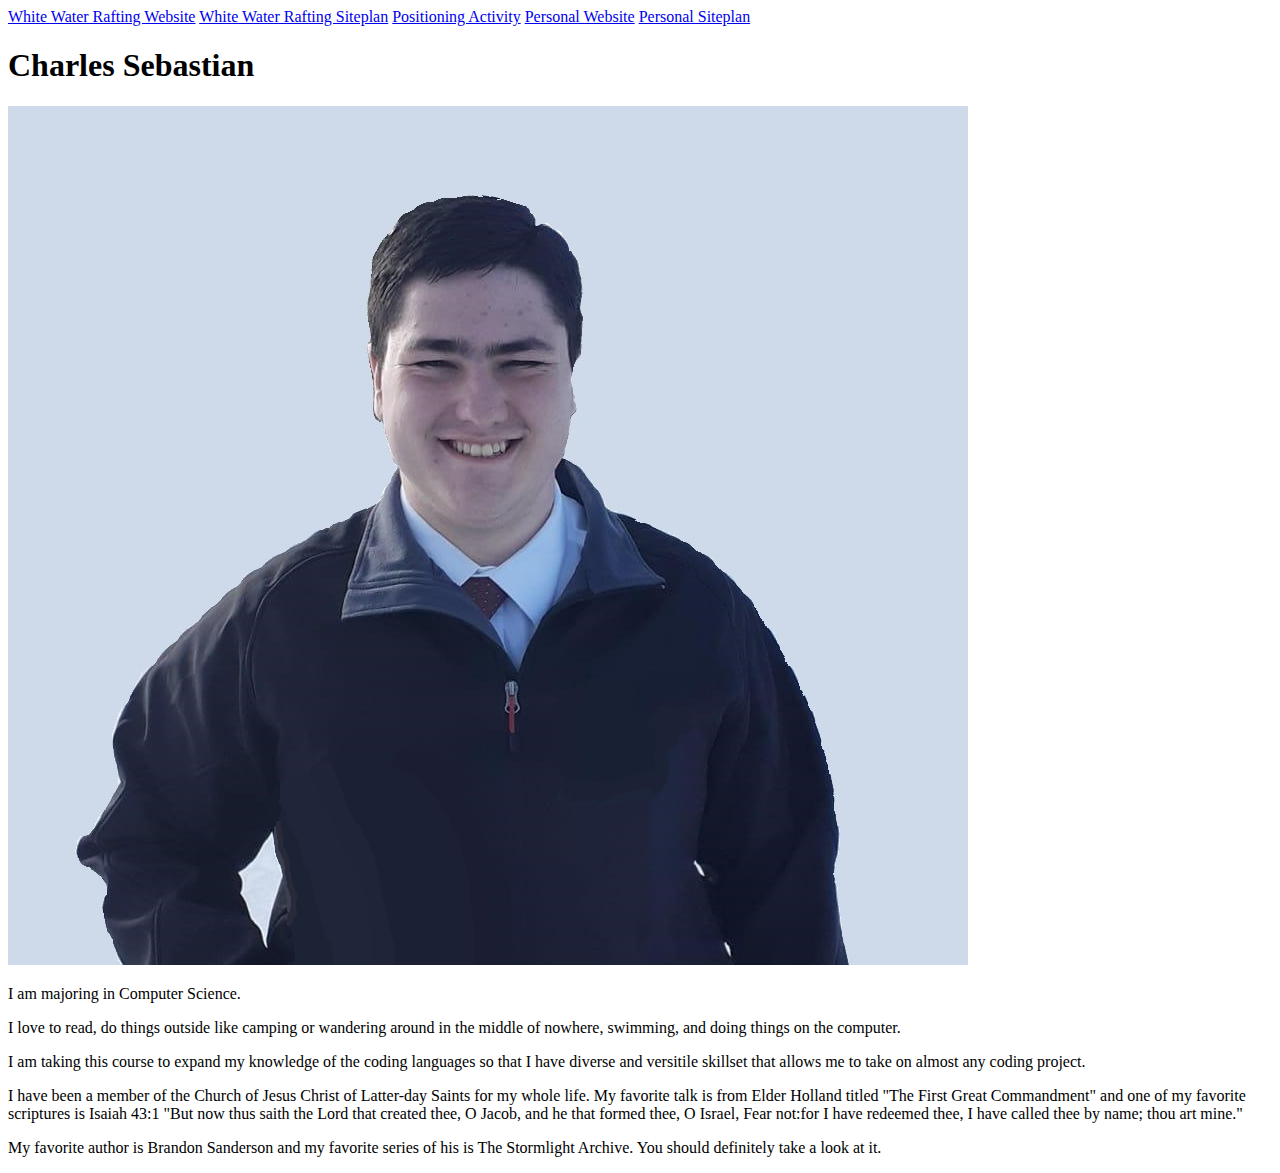
<file: index.html>
<!DOCTYPE html>
<html lang="en">
<head>
    <meta charset="UTF-8">
    <meta name="viewport" content="width=device-width, initial-scale=1.0">
    <title>WDD130 | Home</title>
</head>
<body>
    <header>
        <nav>
            <a href="wwr/index.html">White Water Rafting Website</a>
            <a href="wwr/site-plan-rafting.html">White Water Rafting Siteplan</a>
            <a href="positioning.html">Positioning Activity</a>
            <a href="#">Personal Website</a>
            <a href="#">Personal Siteplan</a>
        </nav> 
    </header>
    <main>
        <h1>Charles Sebastian</h1>
        <img src="myphoto.jpg" alt="Image of me">
        <p>I am majoring in Computer Science.</p>
        <p>I love to read, do things outside like camping or wandering around in the middle of nowhere, swimming, and doing things on the computer.</p>
        <p>I am taking this course to expand my knowledge of the coding languages so that I have diverse and versitile skillset that allows me to take on almost any coding project.</p>
        <p>I have been a member of the Church of Jesus Christ of Latter-day Saints for my whole life. My favorite talk is from Elder Holland titled "The First Great Commandment" and one of my favorite scriptures is Isaiah 43:1 "But now thus saith the Lord that created thee, O Jacob, and he that formed thee, O Israel, Fear not:for I have redeemed thee, I have called thee by name; thou art mine."</p>
        <p>My favorite author is Brandon Sanderson and my favorite series of his is The Stormlight Archive. You should definitely take a look at it.</p>
    </main>
</body>
</html>
</file>
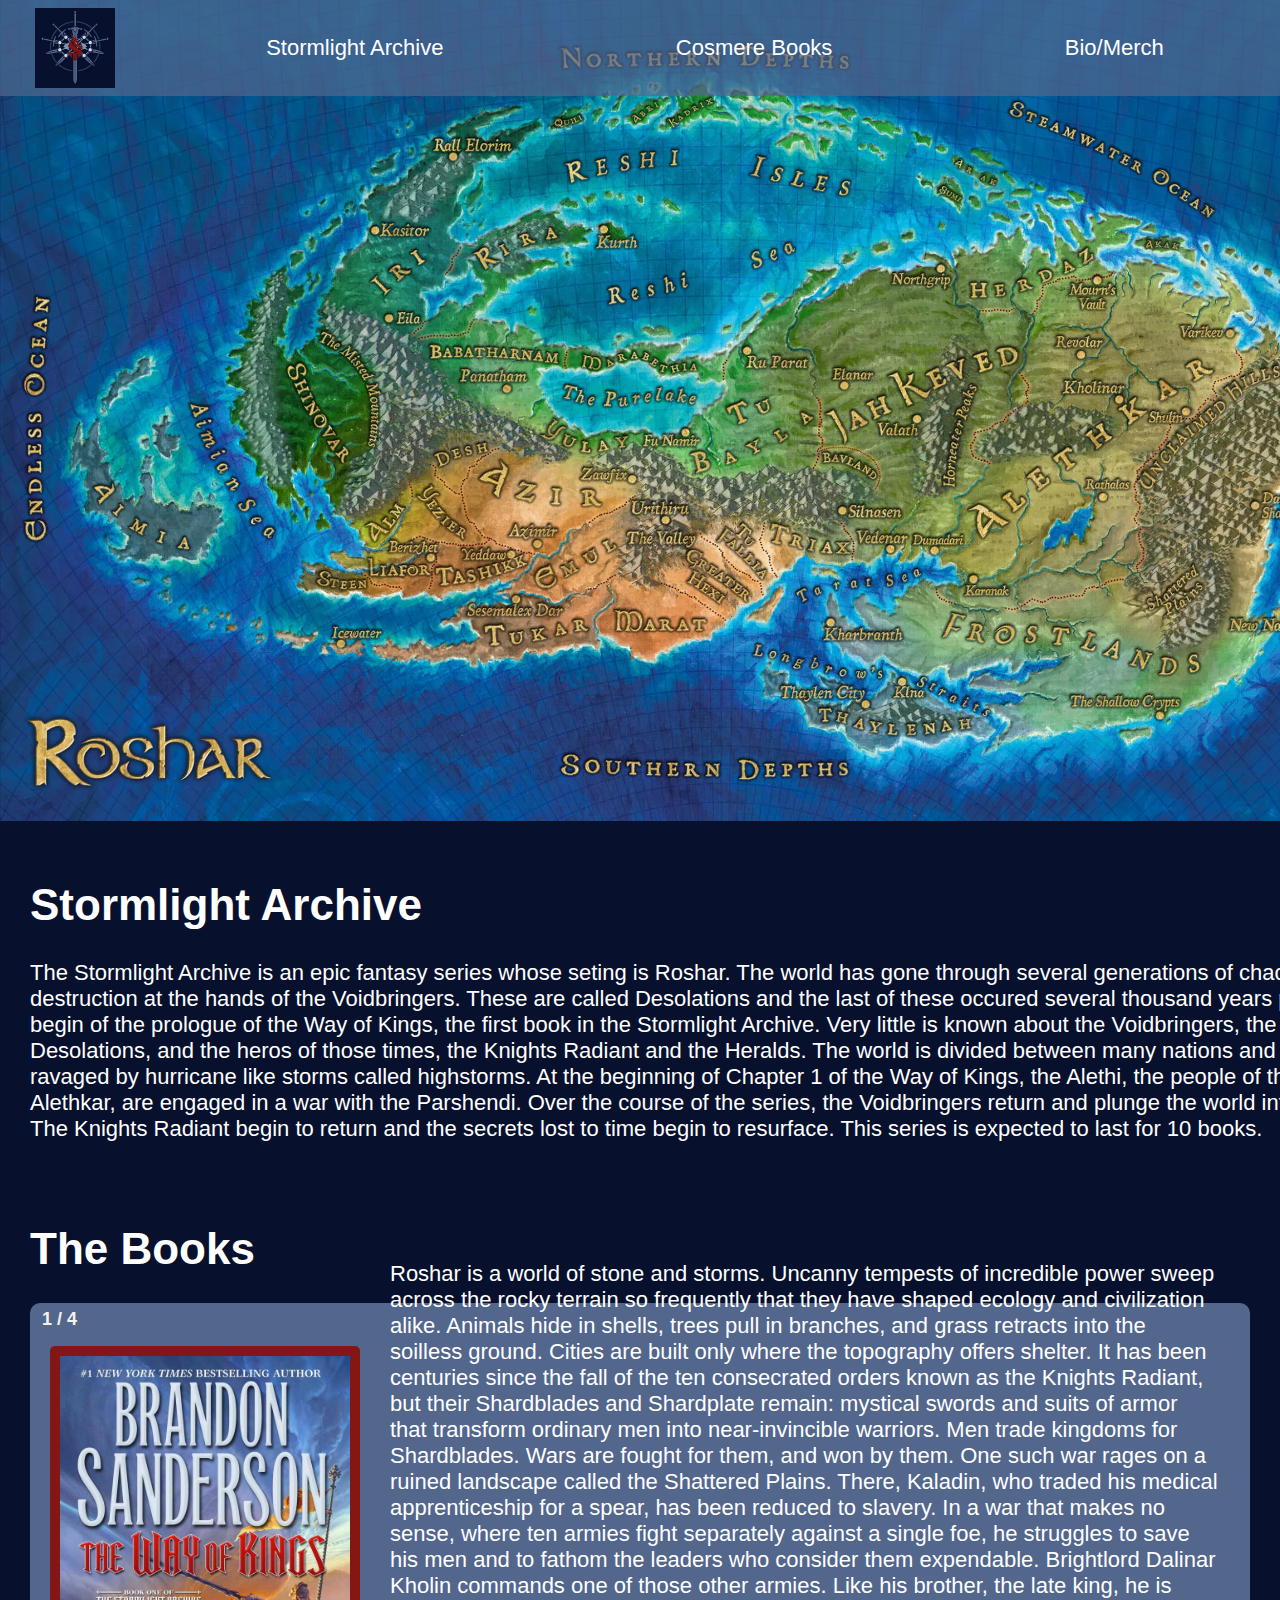
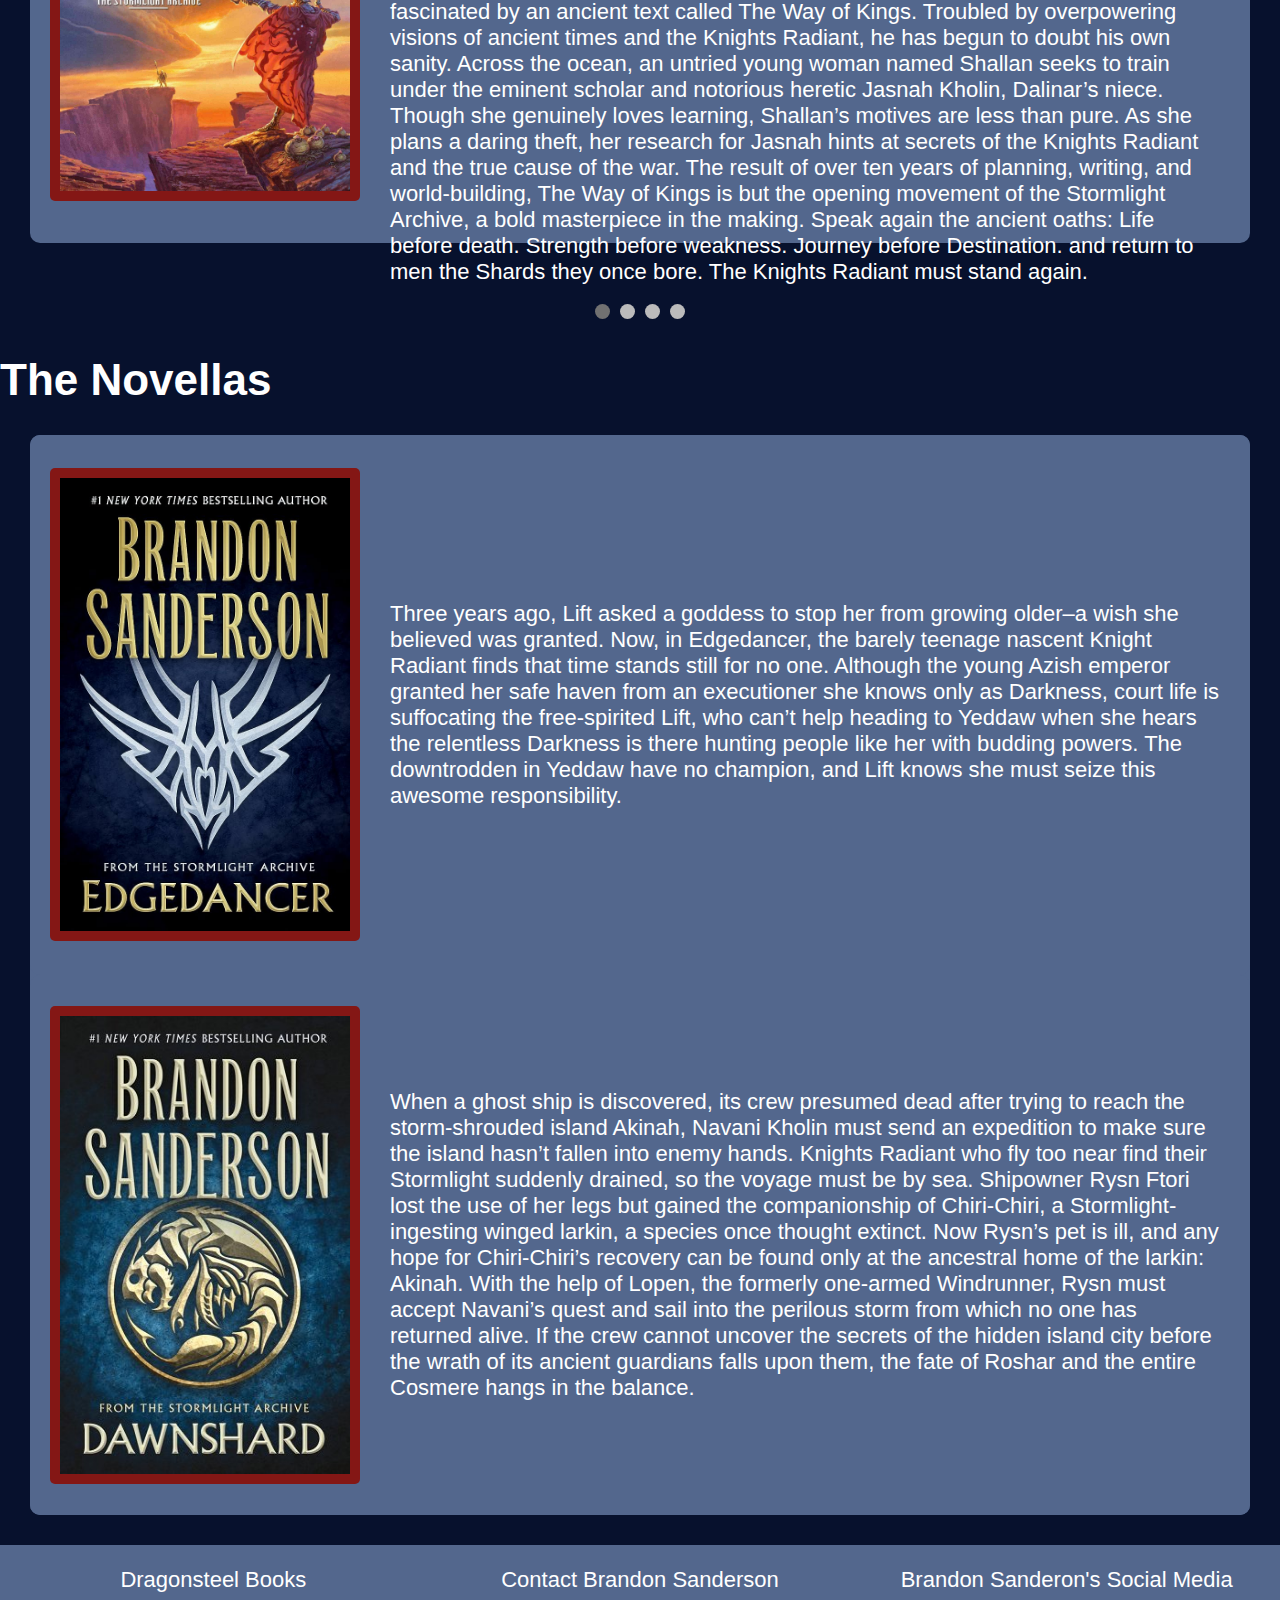
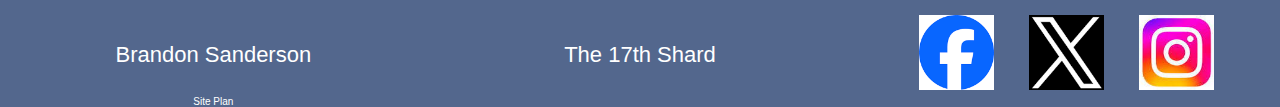
<file: personal-site/index.html>
<!DOCTYPE html>
<html lang="en">
<head>
    <meta charset="UTF-8">
    <meta name="viewport" content="width=device-width, initial-scale=1.0">
    <title>Stormlight Archive/Cosmere Fanpage | Stormlight Archive</title>
    <link rel="stylesheet" href="style/style.css">
</head>
<body>
    <div id="content">
        <header>
            <a id="logo_link" href="index.html">
                <img class="logo" src="images/logo.jpg" alt="Stormlight Archive/Dragonsteel">
            </a>
            <nav>
                <a href="index.html">Stormlight Archive</a>
                <a href="cosmere_books.html">Cosmere Books</a>
                <a href="bio_merch.html">Bio/Merch</a>
            </nav>
        </header>
        <div class="cover">
            <img class="cover_img" src="images/books/stormlight_archive/roshar.webp" alt="Roshar Map">
            <div class="description">
                <h1>Stormlight Archive</h1>
                <p>
                    The Stormlight Archive is an epic fantasy series whose seting is Roshar. The world has gone through several
                    generations of chaos and destruction at the hands of the Voidbringers. These are called Desolations and the last of
                    these occured several thousand years prior to the begin of the prologue of the Way of Kings, the first book in the
                    Stormlight Archive. Very little is known about the Voidbringers, the Desolations, and the heros of those times, the
                    Knights Radiant and the Heralds. The world is divided between many nations and is currently ravaged by hurricane like
                    storms called highstorms. At the beginning of Chapter 1 of the Way of Kings, the Alethi, the people of the nation of Alethkar,
                    are engaged in a war with the Parshendi. Over the course of the series, the Voidbringers return and plunge the world
                    into chaos. The Knights Radiant begin to return and the secrets lost to time begin to resurface. This series is expected to
                    last for 10 books.
                </p>
            </div>
        </div>
        <main>
            <h1>The Books</h1>
            <div class="books_slideshow">
                <div class="book_slide">
                    <div class="numbertext">1 / 4</div>
                    <div class="book">
                        <img class="books_images" src="images/books/stormlight_archive/01_way_of_kings.jpg" alt="The Way of Kings">
                        <div class="book_summary">Roshar is a world of stone and storms. Uncanny tempests of incredible power sweep across the rocky terrain so frequently that they have shaped ecology and civilization alike. Animals hide in shells, trees pull in branches, and grass retracts into the soilless ground. Cities are built only where the topography offers shelter. It has been centuries since the fall of the ten consecrated orders known as the Knights Radiant, but their Shardblades and Shardplate remain: mystical swords and suits of armor that transform ordinary men into near-invincible warriors. Men trade kingdoms for Shardblades. Wars are fought for them, and won by them. One such war rages on a ruined landscape called the Shattered Plains. There, Kaladin, who traded his medical apprenticeship for a spear, has been reduced to slavery. In a war that makes no sense, where ten armies fight separately against a single foe, he struggles to save his men and to fathom the leaders who consider them expendable. Brightlord Dalinar Kholin commands one of those other armies. Like his brother, the late king, he is fascinated by an ancient text called The Way of Kings. Troubled by overpowering visions of ancient times and the Knights Radiant, he has begun to doubt his own sanity. Across the ocean, an untried young woman named Shallan seeks to train under the eminent scholar and notorious heretic Jasnah Kholin, Dalinar’s niece. Though she genuinely loves learning, Shallan’s motives are less than pure. As she plans a daring theft, her research for Jasnah hints at secrets of the Knights Radiant and the true cause of the war. The result of over ten years of planning, writing, and world-building, The Way of Kings is but the opening movement of the Stormlight Archive, a bold masterpiece in the making. Speak again the ancient oaths: Life before death. Strength before weakness. Journey before Destination. and return to men the Shards they once bore. The Knights Radiant must stand again.</div>
                    </div>
                    </div>
                </div>
                <div class="book_slide">
                    <div class="numbertext">2 / 4</div>
                    <div class="book">
                        <img class="books_images" src="images/books/stormlight_archive/02_words_of_radiance.jpg" alt="Words of Radiance">
                        <div class="book_summary"> Six years ago, the Assassin in White, a hireling of the inscrutable Parshendi, assassinated the Alethi king on the very night a treaty between men and Parshendi was being celebrated. So began the Vengeance Pact among the highprinces of Alethkar and the War of Reckoning against the Parshendi. Now the Assassin is active again, murdering rulers all over the world, using his baffling powers to thwart every bodyguard and elude all pursuers. Among his prime targets is Highprince Dalinar, widely considered the power behind the Alethi throne. His leading role in the war would seem reason enough, but the Assassin’s master has much deeper motives. Expected by his enemies to die the miserable death of a military slave, Kaladin survived to be given command of the royal bodyguards, a controversial first for a low-status darkeyes.  Now he must protect the king and Dalinar from every common peril as well as the distinctly uncommon threat of the Assassin, all while secretly struggling to master remarkable new powers that are somehow linked to his honorspren, Syl. Brilliant but troubled Shallan strives along a parallel path. Despite being broken in ways she refuses to acknowledge, she bears a terrible burden: to somehow prevent the return of the legendary Voidbringers and their civilization-ending Desolation. The secrets she needs can be found at the Shattered Plains, but even arriving there proves more difficult than she imagined. Meanwhile, at the heart of the Shattered Plains, the Parshendi are making an epochal decision. Hard pressed by years of Alethi attacks, their numbers ever shrinking, they are convinced by their war leader, Eshonai, to risk everything on a desperate gamble with the very supernatural forces they once fled. The consequences for Parshendi and humans alike—indeed, for Roshar itself—are as dangerous as they are incalculable.</div>
                    </div>
                </div>
                <div class="book_slide">
                    <div class="numbertext">3 / 4</div>
                    <div class="book">
                        <img class="books_images" src="images/books/stormlight_archive/03_oathbringer.jpg" alt="Oathbringer">
                        <div class="book_summary"> Dalinar Kholin’s Alethi armies won a fleeting victory at a terrible cost: The enemy Parshendi summoned the violent Everstorm, which now sweeps the world with destruction, and in its passing awakens the once peaceful and subservient parshmen to the horror of their millennia-long enslavement by humans. While on a desperate flight to warn his family of the threat, Kaladin Stormblessed must come to grips with the fact that the newly kindled anger of the parshmen may be wholly justified. Nestled in the mountains high above the storms, in the tower city of Urithiru, Shallan Davar investigates the wonders of the ancient stronghold of the Knights Radiant and unearths dark secrets lurking in its depths. And Dalinar realizes that his holy mission to unite his homeland of Alethkar was too narrow in scope. Unless all the nations of Roshar can put aside Dalinar’s blood-soaked past and stand together―and unless Dalinar himself can confront that past―even the restoration of the Knights Radiant will not prevent the end of civilization.</div>
                    </div>
                </div>
                <div class="book_slide">
                    <div class="numbertext">4 / 4</div>
                    <div class="book">
                        <img class="books_images" src="images/books/stormlight_archive/04_rythm_of_war.jpg" alt="Rythmn of War">
                        <div class="book_summary"> After forming a coalition of human resistance against the enemy invasion, Dalinar Kholin and his Knights Radiant have spent a year fighting a protracted, brutal war. Neither side has gained an advantage. Now, as new technological discoveries begin to change the face of the war, the enemy prepares a bold and dangerous operation. The arms race that follows will challenge the very core of the Radiant ideals, and potentially reveal the secrets of the ancient tower that was once the heart of their strength.</div>
                    </div>
                </div>
            </div>
            <br>
            <div style="text-align:center">
                <span class="dot" onclick="currentSlide(1)"></span>
                <span class="dot" onclick="currentSlide(2)"></span>
                <span class="dot" onclick="currentSlide(3)"></span>
                <span class="dot" onclick="currentSlide(4)"></span>
            </div>
            <h1>The Novellas</h1>
        </main>
            <div class="novellas">
                <div class="book">
                    <img class="novellas_images" src="images/books/stormlight_archive/02-5_edgedancer.jpg" alt="Edgedancer">
                    <div class="book_summary">Three years ago, Lift asked a goddess to stop her from growing older–a wish she believed was granted. Now, in Edgedancer, the barely teenage nascent Knight Radiant finds that time stands still for no one. Although the young Azish emperor granted her safe haven from an executioner she knows only as Darkness, court life is suffocating the free-spirited Lift, who can’t help heading to Yeddaw when she hears the relentless Darkness is there hunting people like her with budding powers. The downtrodden in Yeddaw have no champion, and Lift knows she must seize this awesome responsibility.</div>
                </div>
                <div class="book">
                    <img class="novellas_images" src="images/books/stormlight_archive/03-5_dawnshard.jpg" alt="Danshard">
                    <div class="book_summary"> When a ghost ship is discovered, its crew presumed dead after trying to reach the storm-shrouded island Akinah, Navani Kholin must send an expedition to make sure the island hasn’t fallen into enemy hands. Knights Radiant who fly too near find their Stormlight suddenly drained, so the voyage must be by sea. Shipowner Rysn Ftori lost the use of her legs but gained the companionship of Chiri-Chiri, a Stormlight-ingesting winged larkin, a species once thought extinct. Now Rysn’s pet is ill, and any hope for Chiri-Chiri’s recovery can be found only at the ancestral home of the larkin: Akinah. With the help of Lopen, the formerly one-armed Windrunner, Rysn must accept Navani’s quest and sail into the perilous storm from which no one has returned alive. If the crew cannot uncover the secrets of the hidden island city before the wrath of its ancient guardians falls upon them, the fate of Roshar and the entire Cosmere hangs in the balance.</div>
                </div>
            </div>
        <footer>
            <a href="https://www.dragonsteelbooks.com/">Dragonsteel Books</a>
            <a href="https://www.brandonsanderson.com/contact/">Contact Brandon Sanderson</a>
            <p>Brandon Sanderon's Social Media</p>
            <a href="https://www.brandonsanderson.com/">Brandon Sanderson</a>
            <a href="https://www.17thshard.com/">The 17th Shard</a>
            <div class="social">
                <a href="https://www.facebook.com/BrandSanderson/" target="_blank">
                    <img class="facebook" src="images/social media/facebook.png" alt="Fb icon">
                </a>
                <a href="https://x.com/BrandSanderson?s=20" target="_blank">
                    <img class="x" src="images/social media/twitter.png" alt="X icon">
                </a>
                <a href="https://www.instagram.com/dragonsteelbooks/" target="_blank">
                    <img class="instagram" src="images/social media/instagram.jpg" alt="Instagram icon">
                </a>
            </div>
            <a class="site_plan" href="site-plan.html">Site Plan</a>
        </footer>
    </div>
    <script>
        let slideIndex = 1;
        let manualChange = true;
        showSlides(slideIndex);
        function plusSlides(n) {
            manualChange = true;
            showSlides(slideIndex += n);
        }
        function currentSlide(n) {
            manualChange = true;
            showSlides(slideIndex = n);
        }
        setInterval(function() {
            if (!manualChange) {
                plusSlides(1);
            }
            manualChange = false;
        }, 5000);
        function showSlides(n) {
            let i;
            let slides = document.getElementsByClassName("book_slide");
            let dots = document.getElementsByClassName("dot");
            if (n > slides.length) {
                slideIndex = 1;
            }
            if (n < 1) {
                slideIndex = slides.length;
            }
            for (i = 0; i < slides.length; i++) {
                slides[i].style.display = "none";
            }
            for (i = 0; i < dots.length; i++) {
                dots[i].className = dots[i].className.replace(" active", "");
            }
            slides[slideIndex - 1].style.display = "block";
            dots[slideIndex - 1].className += " active";
        }

    </script>
</body>
</html>
</file>
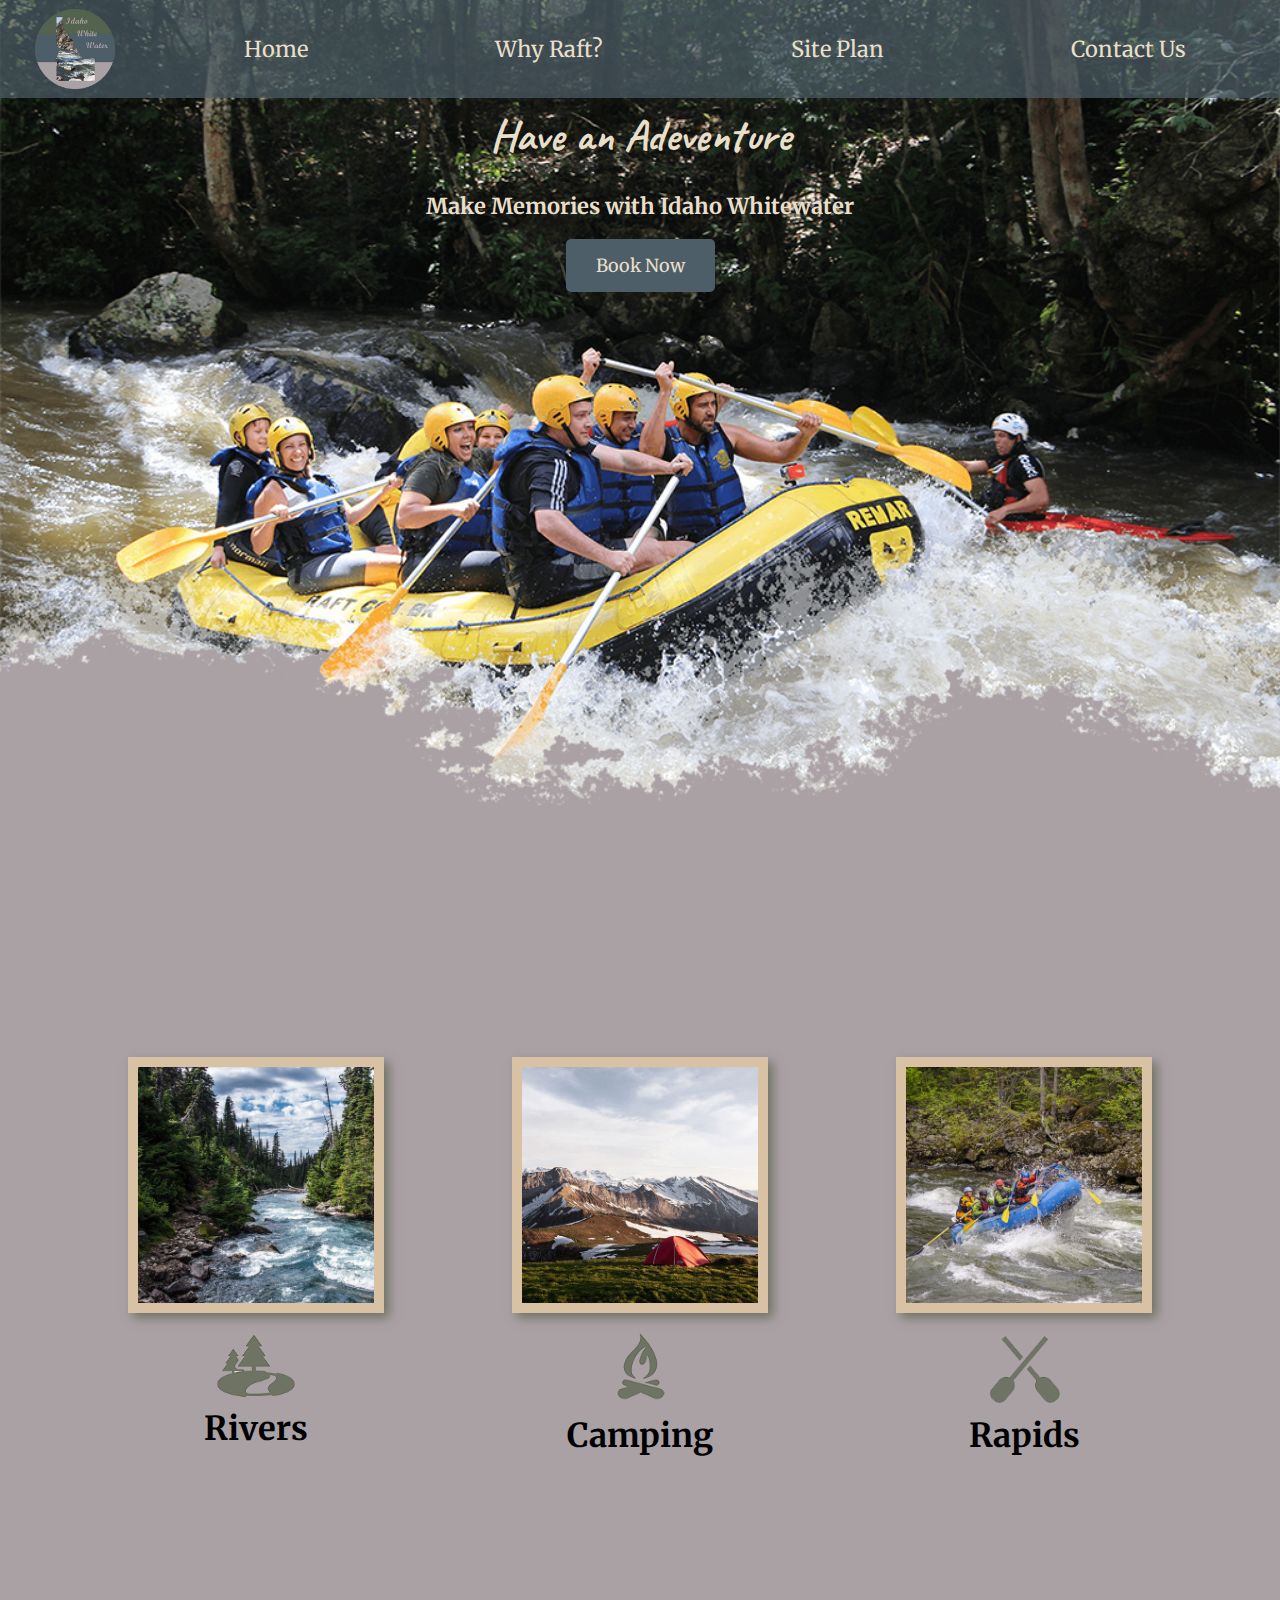
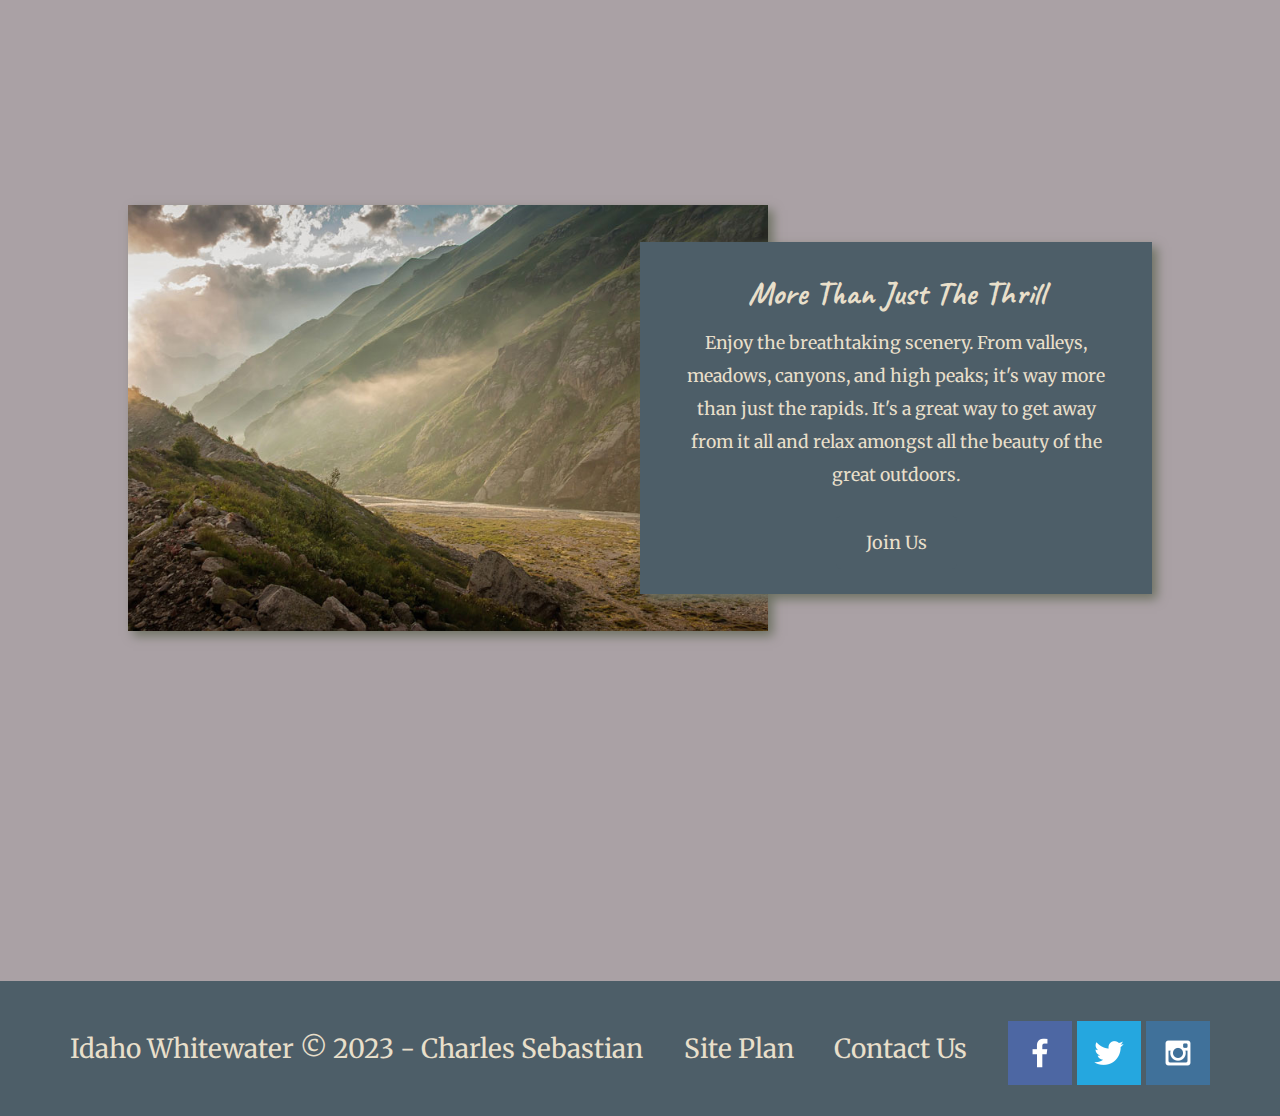
<file: wwr/index.html>
<!DOCTYPE html>
<html lang="en">
<head>
    <meta charset="UTF-8">
    <meta name="viewport" content="width=device-width, initial-scale=1.0">
    <title>Whitewater Rafting Vacations | Dry Oar Boating | Home</title>
    <link rel="stylesheet" href="styles/style.css">
</head>
<body>
   <div id="content">
        <header>
            <a id="logo_link" href="index.html">
                <img class="logo" src="images/logo_final_text(3).png" alt="Idaho Whitewater">
            </a>
            <nav>
                <a href="index.html">Home</a>
                <a href="why_raft.html">Why Raft?</a>
                <a href="site-plan-rafting.html">Site Plan</a>
                <a href="contactus.html">Contact Us</a>
            </nav>
        </header>
        <div id="hero">
            <div id="hero-box">
                <img id="hero-img" src="placeholder_images/hero.png" alt="People enjoying whitewater rafting">
            </div>
            <section id="hero-msg">
                <h1 class="home-title">Have an Adeventure</h1>
                <h4>Make Memories with Idaho Whitewater</h4>
                <div class='button-box'>
                    <a class='book' href="contactus.html">Book Now</a>
                </div>
            </section>
        </div>
        <main class="home-grid">
            <section class="river-card">
                <img class="card-img" src="placeholder_images/rivers.jpg" alt="River in forest">
                <img class="icon" src="placeholder_images/river_icon.png" alt="River icon">
                <h2>Rivers</h2>
            </section>
            <section class="camping-card">
                <img class="card-img" src="placeholder_images/camping.jpg" alt="Tent in mountains">
                <img class="icon" src="placeholder_images/fire_icon.png" alt="Fire icon">
                <h2>Camping</h2>
            </section>
            <section class="rapids-card">
                <img class="card-img" src="placeholder_images/rapids.jpg" alt="Rafting boat">
                <img class="icon" src="placeholder_images/oars.png" alt="Oars icon">
                <h2>Rapids</h2>
            </section>
            <div id="background"></div>
            <img class="mountains" src="placeholder_images/mountains.jpg" alt="Misty mountains">
            <section class="msg">
                <h2>More Than Just The Thrill</h2>
                <p>Enjoy the breathtaking scenery. From valleys, meadows, canyons, and high peaks; it's way more than just the rapids. It's a great way to get away from it all and relax amongst all the beauty of the great outdoors.</p>
                <a class='join' href="rivers.html">Join Us</a>
            </section>
        </main>
        <footer>
            <p>Idaho Whitewater &copy; 2023 - Charles Sebastian</p>
            <p><a href="site-plan-rafting.html">Site Plan</a></p>
            <p><a href="contactus.html">Contact Us</a></p>
            <div class="social">
                <a href="https://facebook.com" target="_blank">
                    <img src="placeholder_images/facebook.png" alt="Fb icon">
                </a>
                <a href="https://twitter.com" target="_blank">
                    <img src="placeholder_images/twitter.png" alt="Twitter icon">
                </a>
                <a href="https://instagram.com" target="_blank">
                    <img src="placeholder_images/instagram.png" alt="Instagram icon">
                </a>
            </div>
        </footer>
    </div>
</body>
</html>
</file>
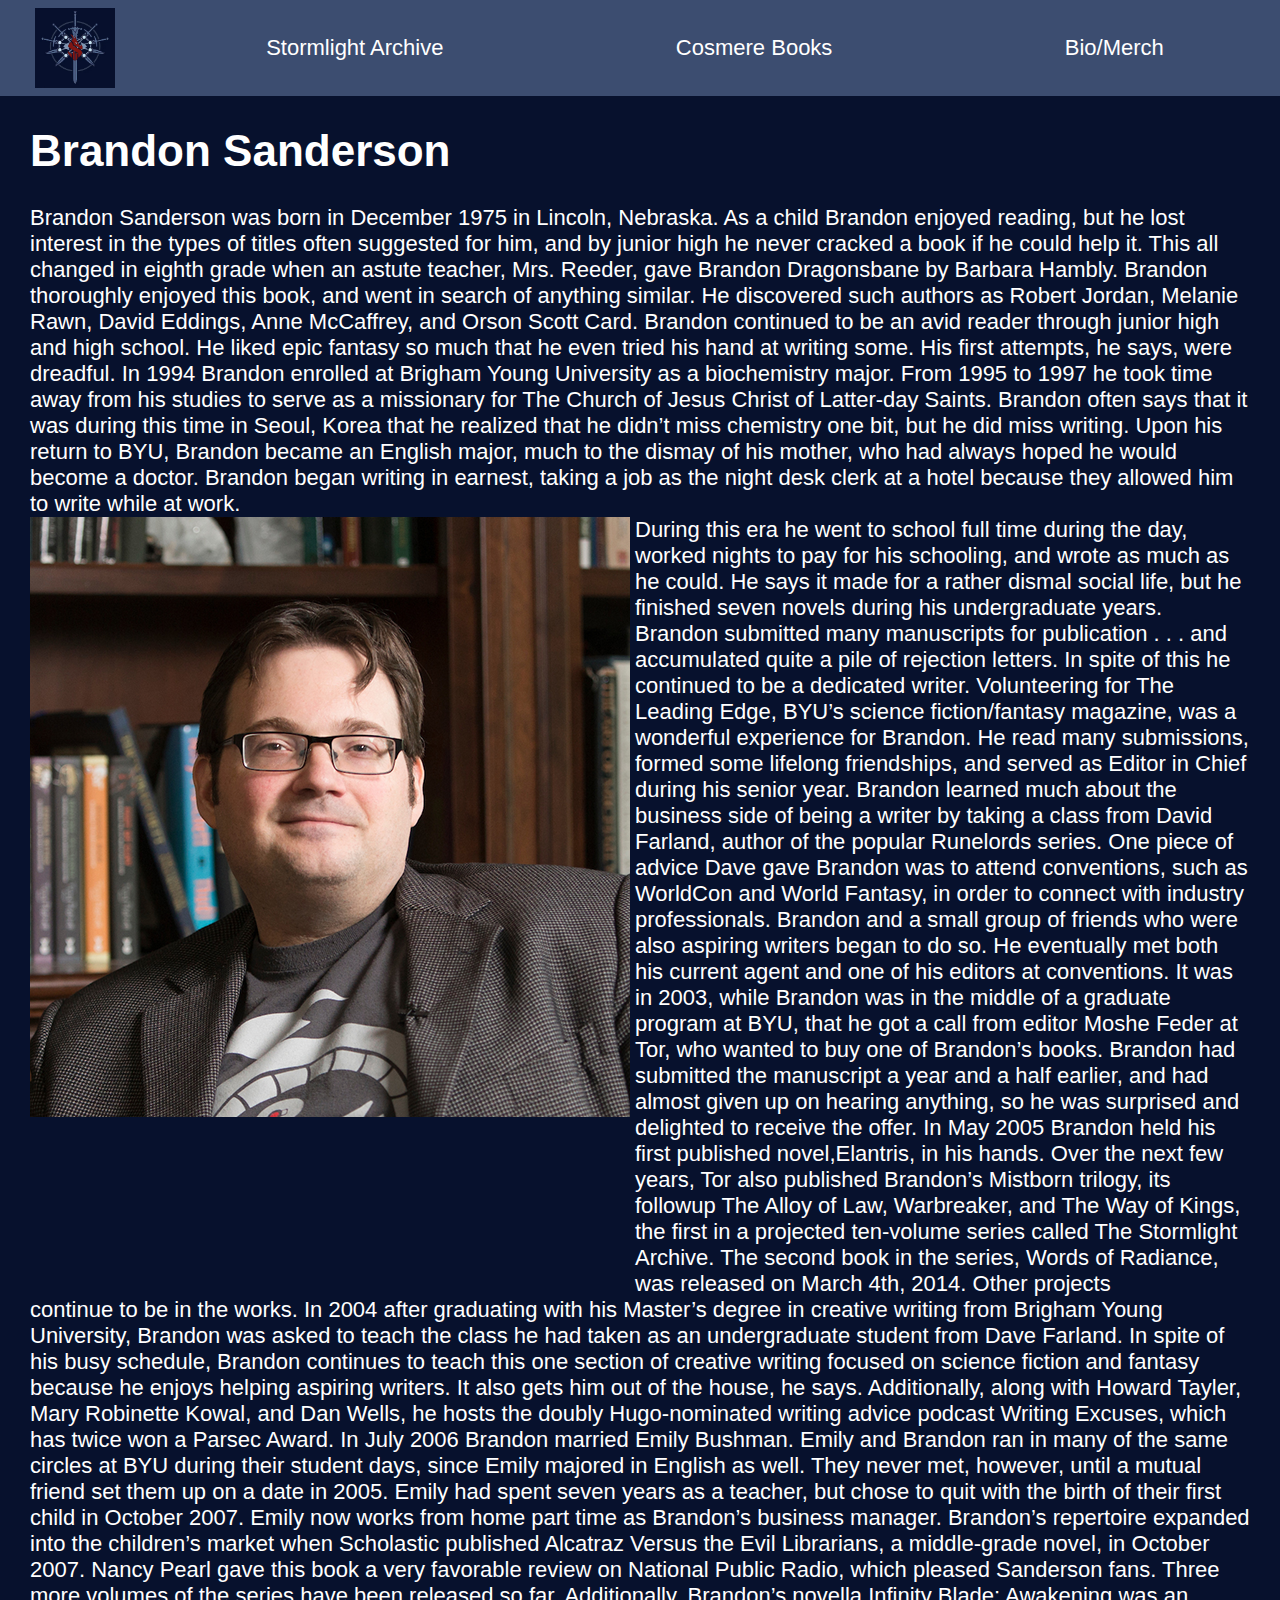
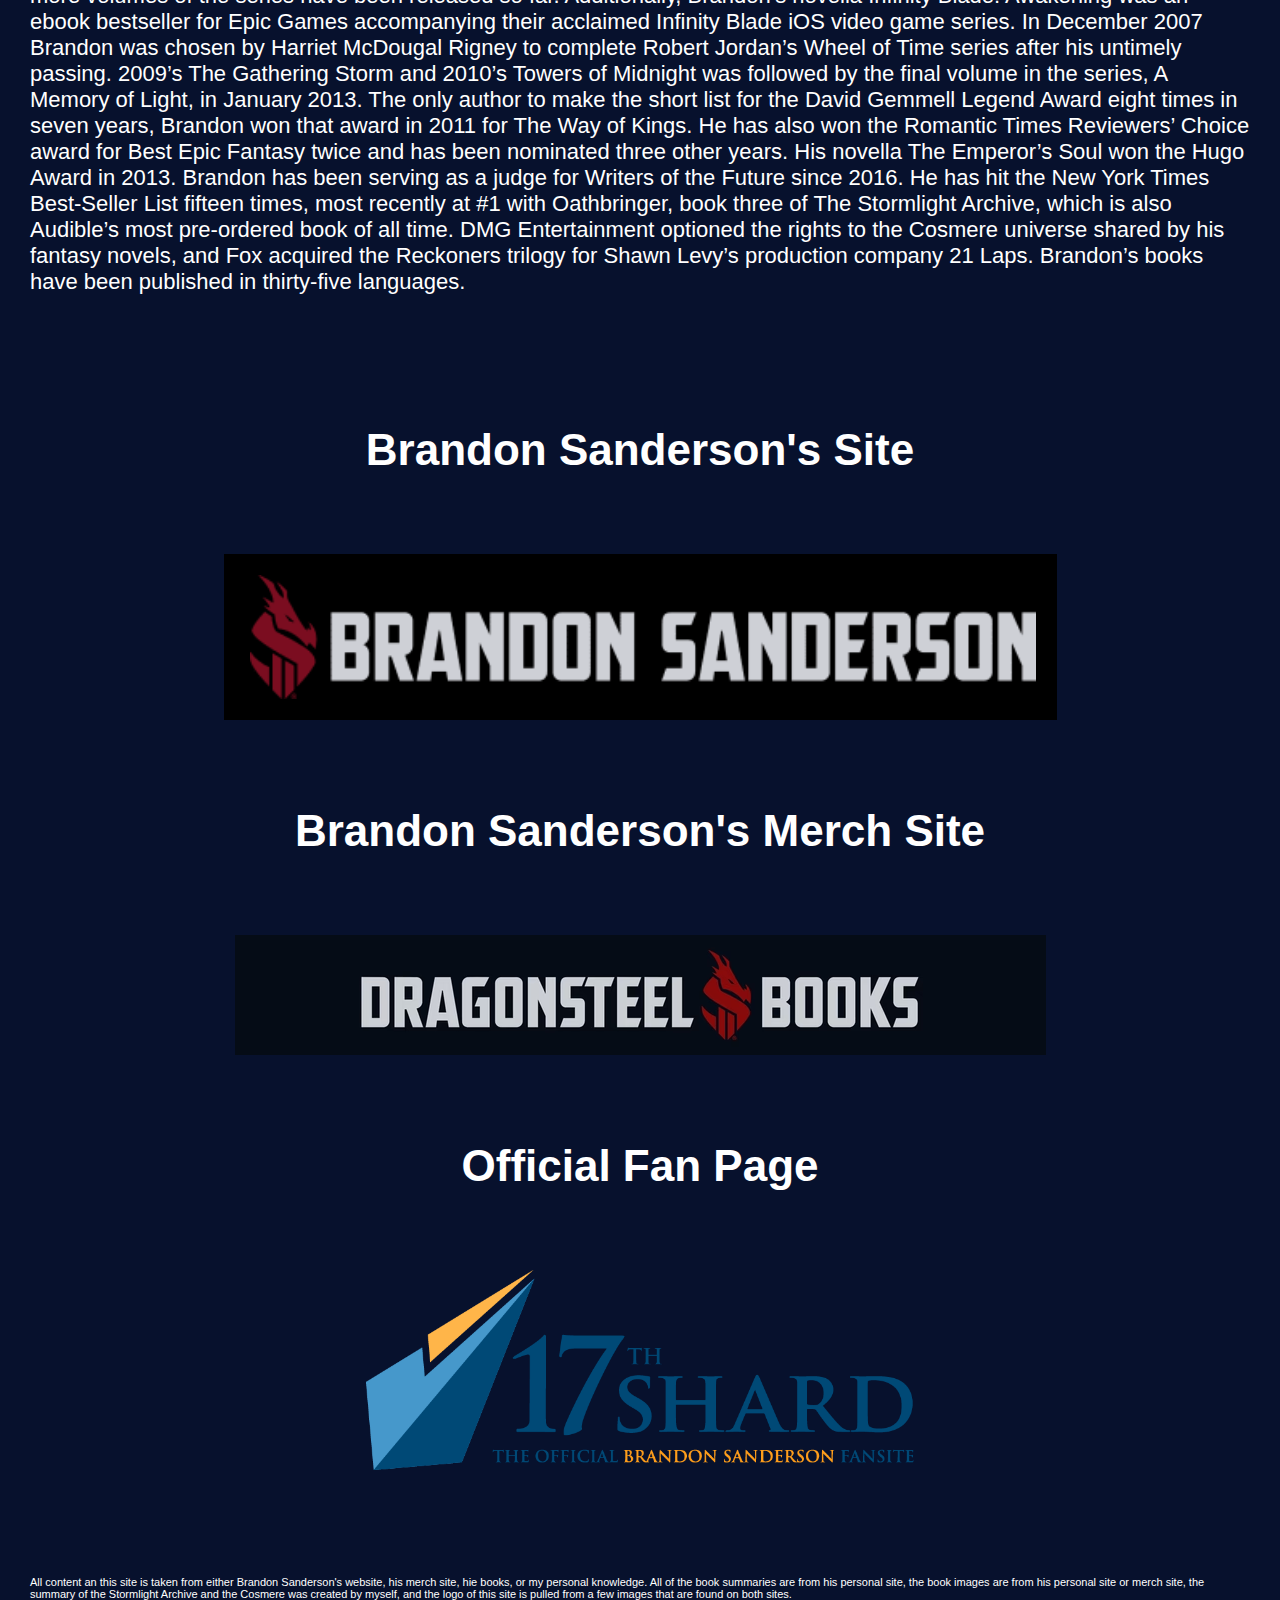
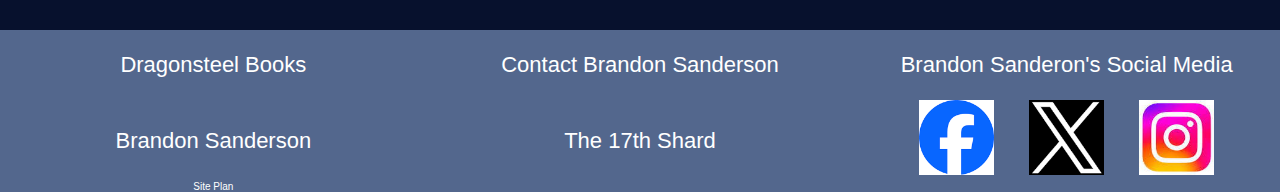
<file: personal-site/bio_merch.html>
<!DOCTYPE html>
<html lang="en">
<head>
    <meta charset="UTF-8">
    <meta name="viewport" content="width=device-width, initial-scale=1.0">
    <title>Stormlight Archive/Cosmere Fanpage | Bio/Merch</title>
    <link rel="stylesheet" href="style/style.css">
</head>
<body>
   <div id="content">
        <header>
            <a id="logo_link" href="index.html">
                <img class="logo" src="images/logo.jpg" alt="Stormlight Archive/Dragonsteel">
            </a>
            <nav>
                <a href="index.html">Stormlight Archive</a>
                <a href="cosmere_books.html">Cosmere Books</a>
                <a href="bio_merch.html">Bio/Merch</a>
            </nav>
        </header>
        <main>
            <h1>Brandon Sanderson</h1>
            <div class="brandon_sanderson">
                <p class="bio_1">Brandon Sanderson was born in December 1975 in Lincoln, Nebraska. As a child Brandon enjoyed reading, but he lost interest in the types of titles often suggested for him, and by junior high he never cracked a book if he could help it. This all changed in eighth grade when an astute teacher, Mrs. Reeder, gave Brandon Dragonsbane by Barbara Hambly. Brandon thoroughly enjoyed this book, and went in search of anything similar. He discovered such authors as Robert Jordan, Melanie Rawn, David Eddings, Anne McCaffrey, and Orson Scott Card. Brandon continued to be an avid reader through junior high and high school. He liked epic fantasy so much that he even tried his hand at writing some. His first attempts, he says, were dreadful. In 1994 Brandon enrolled at Brigham Young University as a biochemistry major. From 1995 to 1997 he took time away from his studies to serve as a missionary for The Church of Jesus Christ of Latter-day Saints. Brandon often says that it was during this time in Seoul, Korea that he realized that he didn’t miss chemistry one bit, but he did miss writing. Upon his return to BYU, Brandon became an English major, much to the dismay of his mother, who had always hoped he would become a doctor. Brandon began writing in earnest, taking a job as the night desk clerk at a hotel because they allowed him to write while at work.</p>
                <img src="images/brandon_sanderson.png" alt="Brandon Sanderson">
                <p class="bio_2">During this era he went to school full time during the day, worked nights to pay for his schooling, and wrote as much as he could. He says it made for a rather dismal social life, but he finished seven novels during his undergraduate years. Brandon submitted many manuscripts for publication . . . and accumulated quite a pile of rejection letters. In spite of this he continued to be a dedicated writer. Volunteering for The Leading Edge, BYU’s science fiction/fantasy magazine, was a wonderful experience for Brandon. He read many submissions, formed some lifelong friendships, and served as Editor in Chief during his senior year. Brandon learned much about the business side of being a writer by taking a class from David Farland, author of the popular Runelords series. One piece of advice Dave gave Brandon was to attend conventions, such as WorldCon and World Fantasy, in order to connect with industry professionals. Brandon and a small group of friends who were also aspiring writers began to do so. He eventually met both his current agent and one of his editors at conventions. It was in 2003, while Brandon was in the middle of a graduate program at BYU, that he got a call from editor Moshe Feder at Tor, who wanted to buy one of Brandon’s books. Brandon had submitted the manuscript a year and a half earlier, and had almost given up on hearing anything, so he was surprised and delighted to receive the offer. In May 2005 Brandon held his first published novel,Elantris, in his hands. Over the next few years, Tor also published Brandon’s Mistborn trilogy, its followup The Alloy of Law, Warbreaker, and The Way of Kings, the first in a projected ten-volume series called The Stormlight Archive. The second book in the series, Words of Radiance, was released on March 4th, 2014. Other projects</p>
                <p class="bio_3">continue to be in the works. In 2004 after graduating with his Master’s degree in creative writing from Brigham Young University, Brandon was asked to teach the class he had taken as an undergraduate student from Dave Farland. In spite of his busy schedule, Brandon continues to teach this one section of creative writing focused on science fiction and fantasy because he enjoys helping aspiring writers. It also gets him out of the house, he says. Additionally, along with Howard Tayler, Mary Robinette Kowal, and Dan Wells, he hosts the doubly Hugo-nominated writing advice podcast Writing Excuses, which has twice won a Parsec Award. In July 2006 Brandon married Emily Bushman. Emily and Brandon ran in many of the same circles at BYU during their student days, since Emily majored in English as well. They never met, however, until a mutual friend set them up on a date in 2005. Emily had spent seven years as a teacher, but chose to quit with the birth of their first child in October 2007. Emily now works from home part time as Brandon’s business manager. Brandon’s repertoire expanded into the children’s market when Scholastic published Alcatraz Versus the Evil Librarians, a middle-grade novel, in October 2007. Nancy Pearl gave this book a very favorable review on National Public Radio, which pleased Sanderson fans. Three more volumes of the series have been released so far. Additionally, Brandon’s novella Infinity Blade: Awakening was an ebook bestseller for Epic Games accompanying their acclaimed Infinity Blade iOS video game series. In December 2007 Brandon was chosen by Harriet McDougal Rigney to complete Robert Jordan’s Wheel of Time series after his untimely passing. 2009’s The Gathering Storm and 2010’s Towers of Midnight was followed by the final volume in the series, A Memory of Light, in January 2013. The only author to make the short list for the David Gemmell Legend Award eight times in seven years, Brandon won that award in 2011 for The Way of Kings. He has also won the Romantic Times Reviewers’ Choice award for Best Epic Fantasy twice and has been nominated three other years. His novella The Emperor’s Soul won the Hugo Award in 2013. Brandon has been serving as a judge for Writers of the Future since 2016. He has hit the New York Times Best-Seller List fifteen times, most recently at #1 with Oathbringer, book three of The Stormlight Archive, which is also Audible’s most pre-ordered book of all time. DMG Entertainment optioned the rights to the Cosmere universe shared by his fantasy novels, and Fox acquired the Reckoners trilogy for Shawn Levy’s production company 21 Laps. Brandon’s books have been published in thirty-five languages.</p>
            </div>
            <div class="websites">
                <h1>Brandon Sanderson's Site</h1>
                <a href="https://www.brandonsanderson.com/"><img src="images/site_logos/Screenshot 2023-12-12 102455.png" alt="Brandon Sanderson's Website Logo"></a>
                <h1>Brandon Sanderson's Merch Site</h1>
                <a href="https://www.dragonsteelbooks.com/"><img src="images/site_logos/dragonsteel_books.avif" alt="Dragonsteel Books Logo"></a>
                <h1>Official Fan Page</h1>
                <a href="https://www.17thshard.com/forums"><img src="images/site_logos/618f353bea86b_17thShard-MAINLOGOlowppi.png.1c1994b818e664b62e0157bbe42bdb54.png.846380345cf26efe9d0695263189ef8b.png" alt="The 17th Shard Logo"></a>
            </div>
            <p class="citation">All content an this site is taken from either Brandon Sanderson's website, his merch site, hie books, or my personal knowledge. All of the book summaries are from his personal site, the book images are from his personal site or merch site, the summary of the Stormlight Archive and the Cosmere was created by myself, and the logo of this site is pulled from a few images that are found on both sites.</p>
        </main>
        <footer>
            <a href="https://www.dragonsteelbooks.com/">Dragonsteel Books</a>
            <a href="https://www.brandonsanderson.com/contact/">Contact Brandon Sanderson</a>
            <p>Brandon Sanderon's Social Media</p>
            <a href="https://www.brandonsanderson.com/">Brandon Sanderson</a>
            <a href="https://www.17thshard.com/">The 17th Shard</a>
            <div class="social">
                <a href="https://www.facebook.com/BrandSanderson/" target="_blank">
                    <img class="facebook" src="images/social media/facebook.png" alt="Fb icon">
                </a>
                <a href="https://x.com/BrandSanderson?s=20" target="_blank">
                    <img class="x" src="images/social media/twitter.png" alt="X icon">
                </a>
                <a href="https://www.instagram.com/dragonsteelbooks/" target="_blank">
                    <img class="instagram" src="images/social media/instagram.jpg" alt="Instagram icon">
                </a>
            </div>
            <a class="site_plan" href="site-plan.html">Site Plan</a>
        </footer>
    </div>
</body>
</html>
</file>
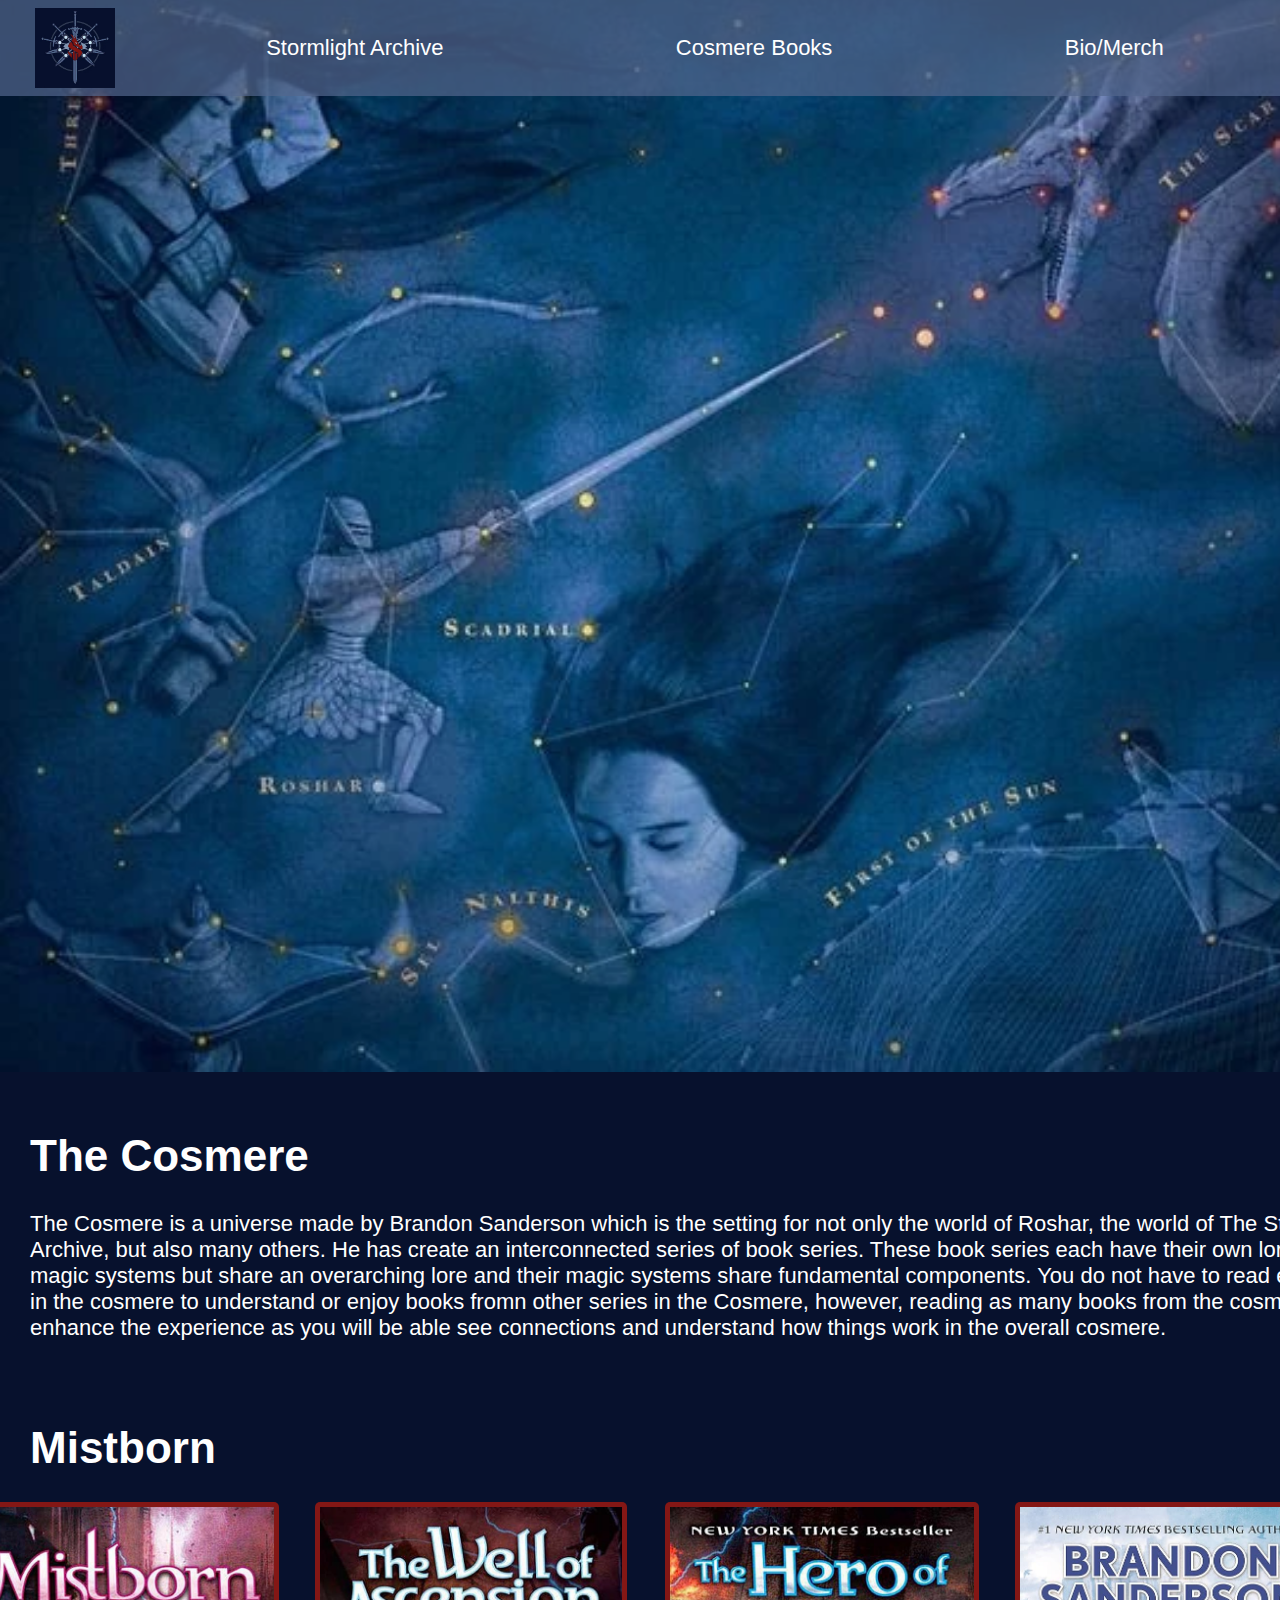
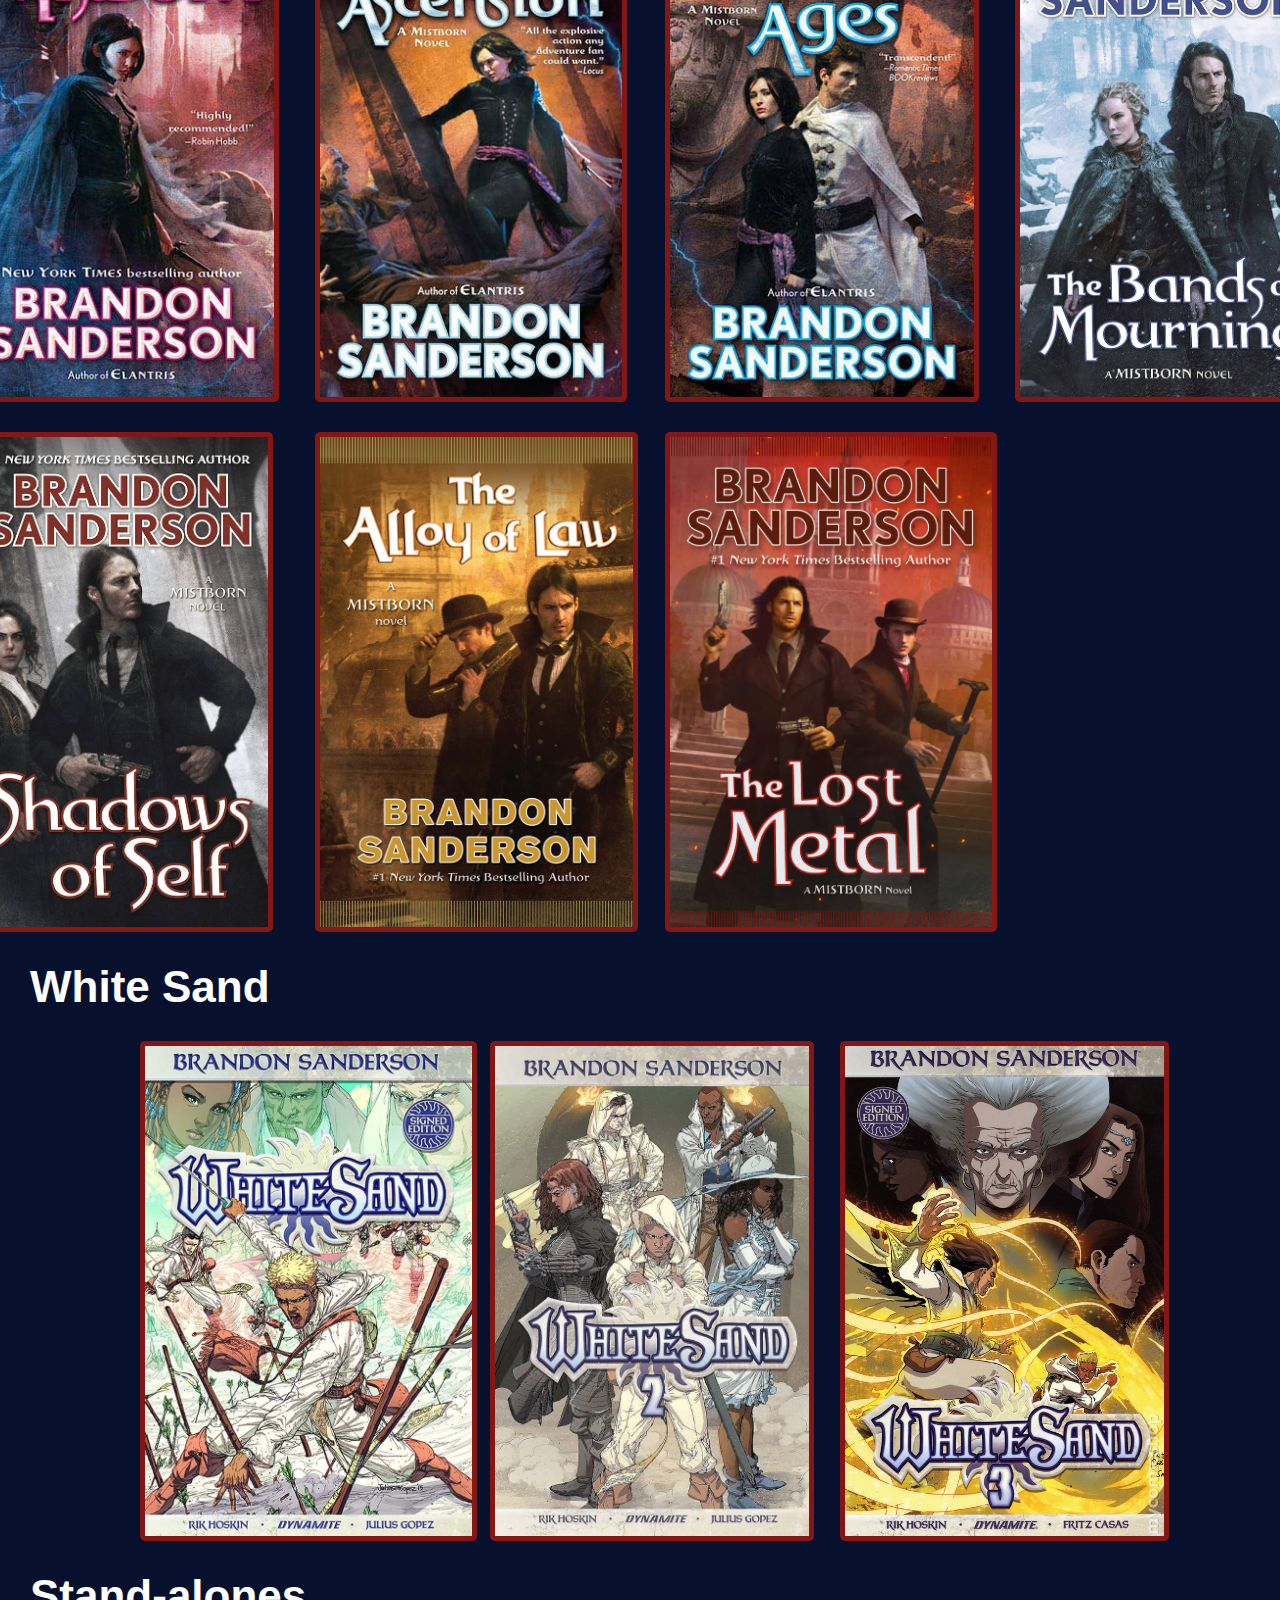
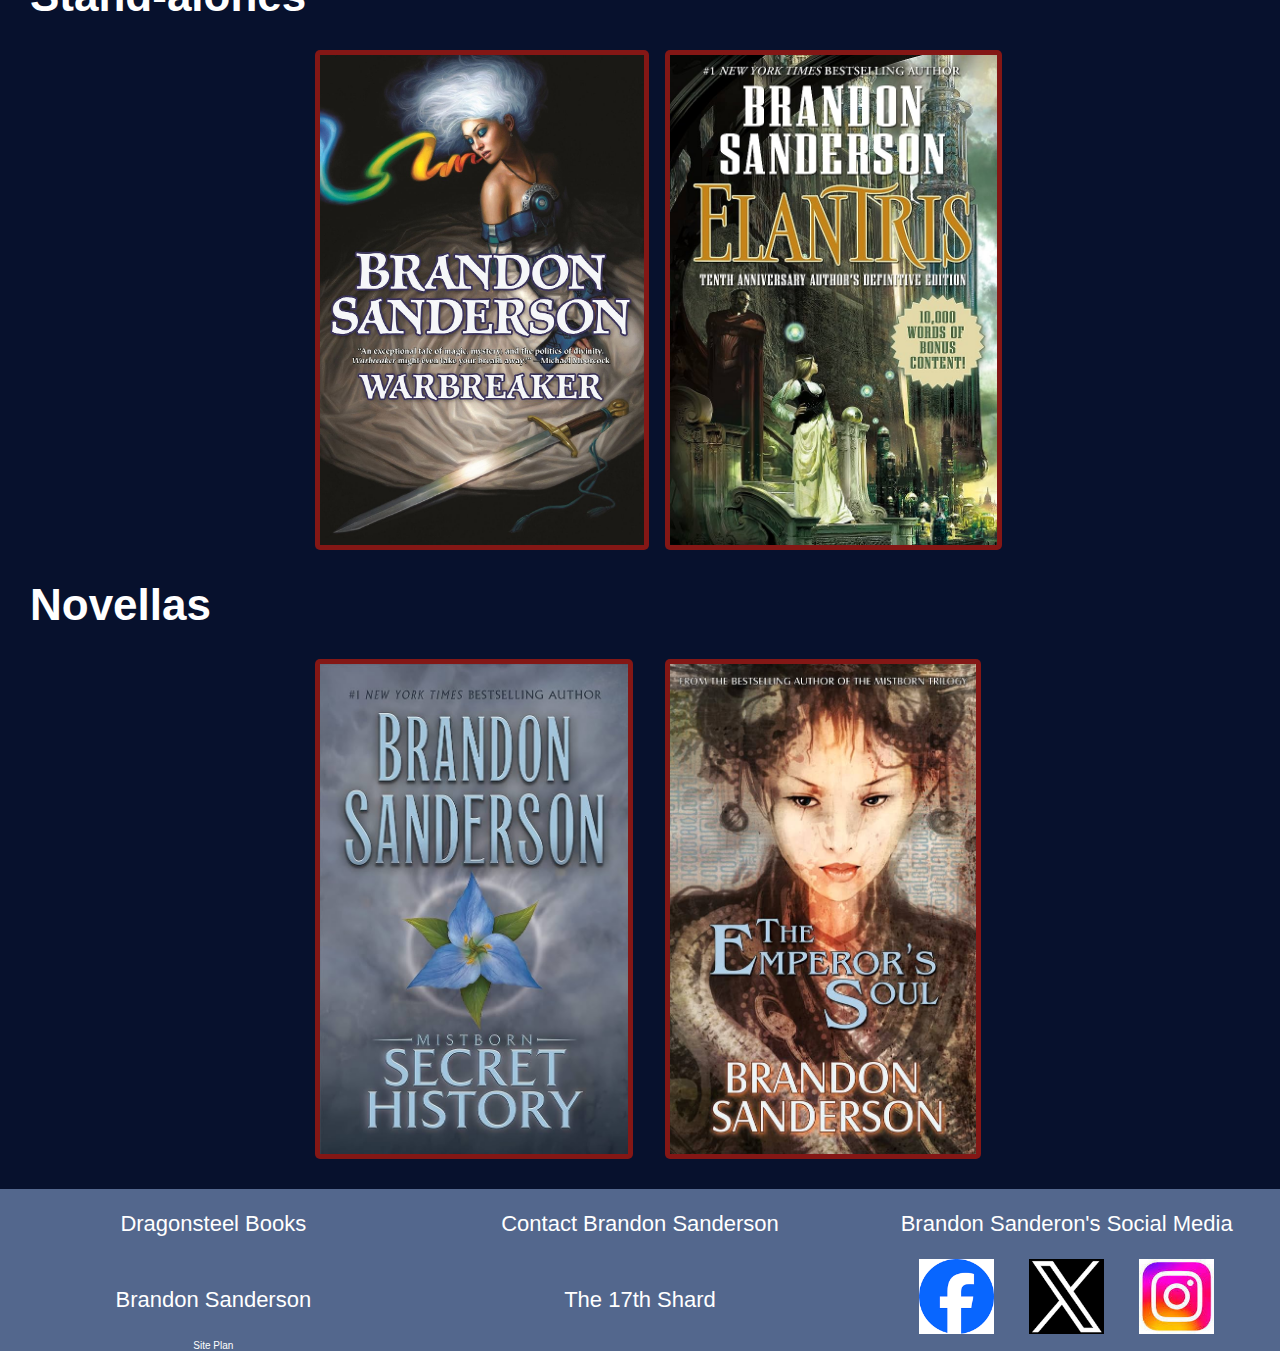
<file: personal-site/cosmere_books.html>
<!DOCTYPE html>
<html lang="en">
<head>
    <meta charset="UTF-8">
    <meta name="viewport" content="width=device-width, initial-scale=1.0">
    <title>Stormlight Archive/Cosmere Fanpage | Cosmere Books</title>
    <link rel="stylesheet" href="style/style.css">
</head>
<body>
   <div id="content">
        <header>
            <a id="logo_link" href="index.html">
                <img class="logo" src="images/logo.jpg" alt="Stormlight Archive/Dragonsteel">
            </a>
            <nav>
                <a href="index.html">Stormlight Archive</a>
                <a href="cosmere_books.html">Cosmere Books</a>
                <a href="bio_merch.html">Bio/Merch</a>
            </nav>
        </header>
        <div class="cover">
            <img class="cover_img" src="images/cosmere.webp" alt="Cosmere">
            <div class="description">
                <h1>The Cosmere</h1>
                <p>
                    The Cosmere is a universe made by Brandon Sanderson which is the setting for not only the world of Roshar, the
                    world of The Stormlight Archive, but also many others. He has create an interconnected series of book series.
                    These book series each have their own lore and magic systems but share an overarching lore and their magic
                    systems share fundamental components. You do not have to read every book in the cosmere to understand or
                    enjoy books fromn other series in the Cosmere, however, reading as many books from the cosmere will enhance the
                    experience as you will be able see connections and understand how things work in the overall cosmere.                 
                </p>
            </div>
        </div>
        <main>
            <h1>Mistborn</h1>
            <div class="mistborn">
                <img src="images/books/mistborn/01_mistborn.jpg" alt="Mistborn">
                <img src="images/books/mistborn/02_the_well_of_ascension.jpg" alt="The Well of Ascension">
                <img src="images/books/mistborn/03_the_hero_of_ages.jpg" alt="The Hero of Ages">
                <img src="images/books/mistborn/04_the_bands_of_mourning.jpg" alt="The Bands of Mourning">
                <img src="images/books/mistborn/05_shadows_of_self.jpg" alt="Shadow of Self">
                <img src="images/books/mistborn/06_the_alloy_of_law.jpeg" alt="The Alloy of Law">
                <img src="images/books/mistborn/07_the_lost_metal.webp" alt="The Lost Metal">
            </div>
            <h1>White Sand</h1>
            <div class="white_sand">
                <img src="images/books/white_sand/01_white_sand.jpg" alt="White Sand 1">
                <img src="images/books/white_sand/02_white_sand.jpg" alt="White Sand 2">
                <img src="images/books/white_sand/03_white_sand.jpg" alt="White Sand 3">
            </div>
            <h1>Stand-alones</h1>
            <div class="stand_alones">
                <img src="images/books/warbreaker.jpeg" alt="Warbreaker">
                <img src="images/books/elantris/elantris.jpg" alt="Elantris">
            </div>
            <h1>Novellas</h1>
            <div class="cosmere_novellas">
                <img src="images/books/mistborn/01-04_mistborn_secret_history.jpg" alt="Mistborn Secret History">
                <img src="images/books/elantris/the_emperors_soul.jpg" alt="The Emperor's Soul">
            </div>
        </main>
        <footer>
            <a href="https://www.dragonsteelbooks.com/">Dragonsteel Books</a>
            <a href="https://www.brandonsanderson.com/contact/">Contact Brandon Sanderson</a>
            <p>Brandon Sanderon's Social Media</p>
            <a href="https://www.brandonsanderson.com/">Brandon Sanderson</a>
            <a href="https://www.17thshard.com/">The 17th Shard</a>
            <div class="social">
                <a href="https://www.facebook.com/BrandSanderson/" target="_blank">
                    <img class="facebook" src="images/social media/facebook.png" alt="Fb icon">
                </a>
                <a href="https://x.com/BrandSanderson?s=20" target="_blank">
                    <img class="x" src="images/social media/twitter.png" alt="X icon">
                </a>
                <a href="https://www.instagram.com/dragonsteelbooks/" target="_blank">
                    <img class="instagram" src="images/social media/instagram.jpg" alt="Instagram icon">
                </a>
            </div>
            <a class="site_plan" href="site-plan.html">Site Plan</a>
        </footer>
    </div>
</body>
</html>
</file>
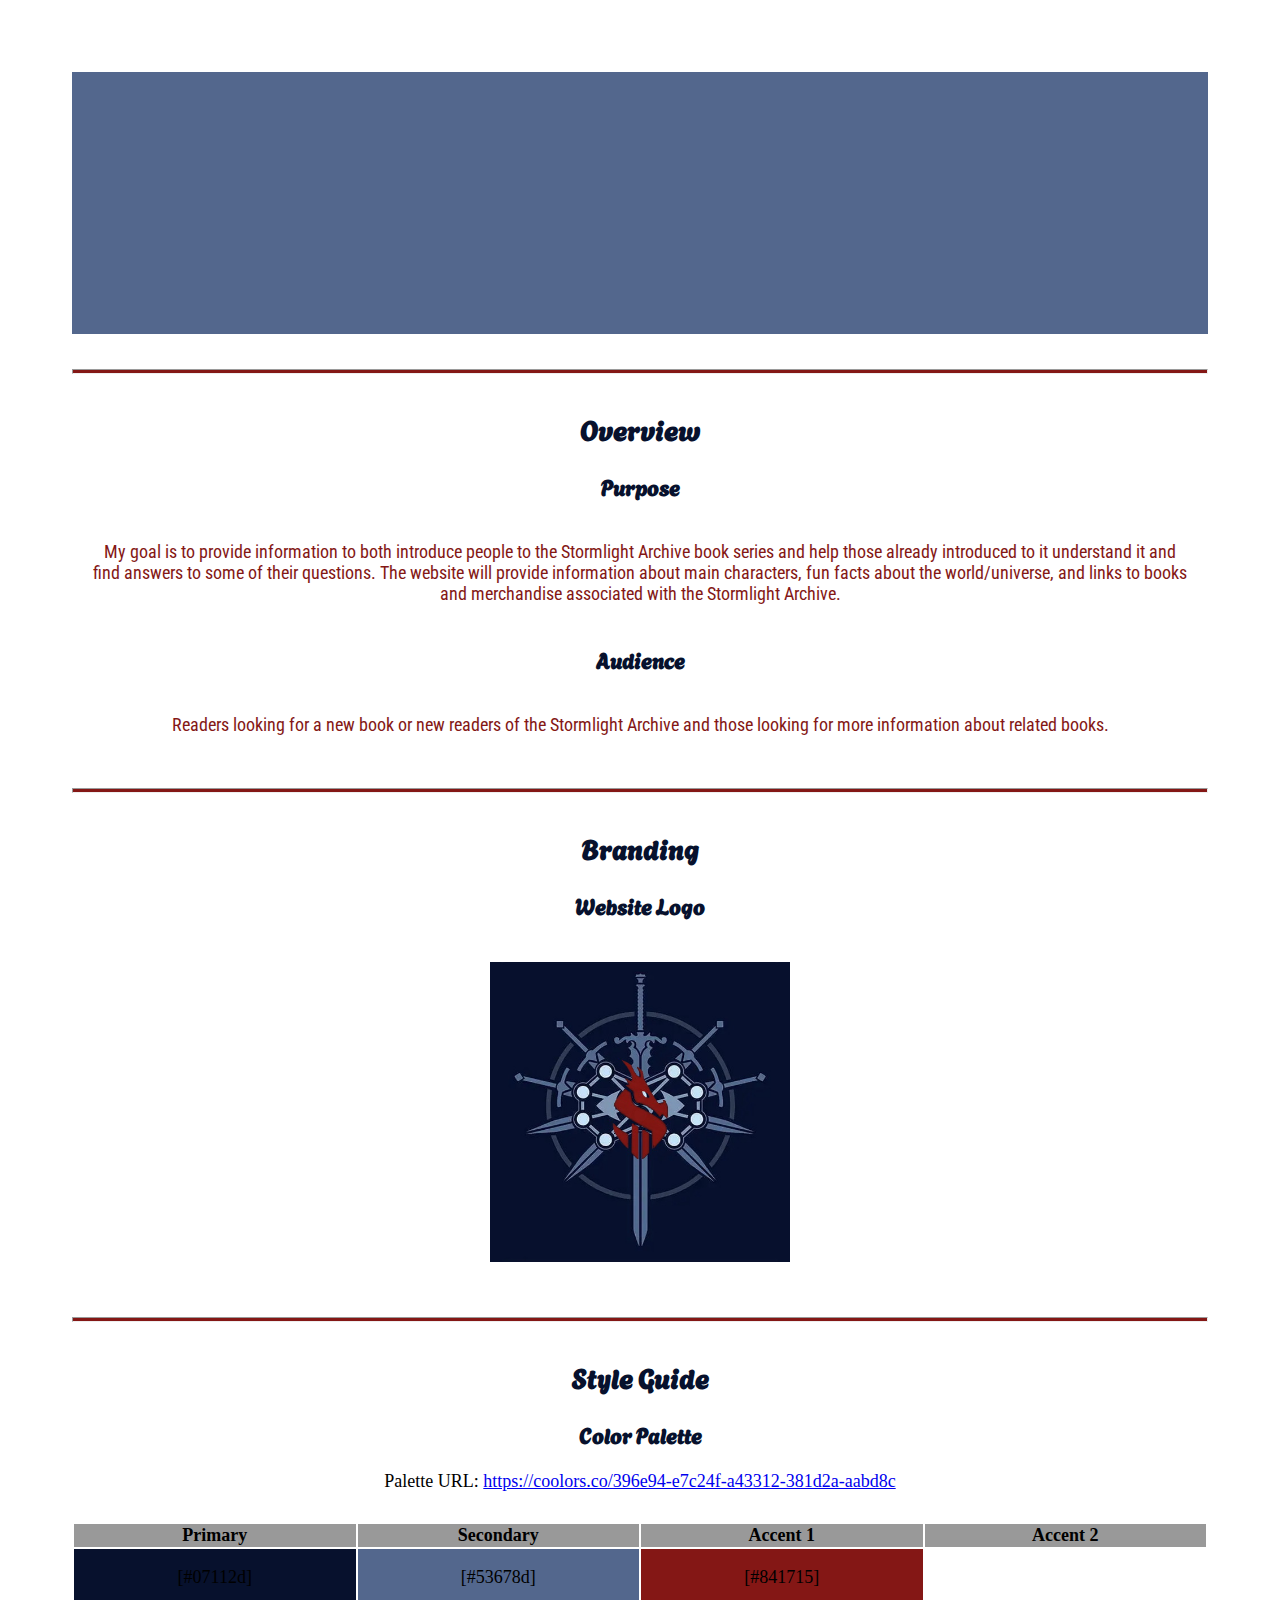
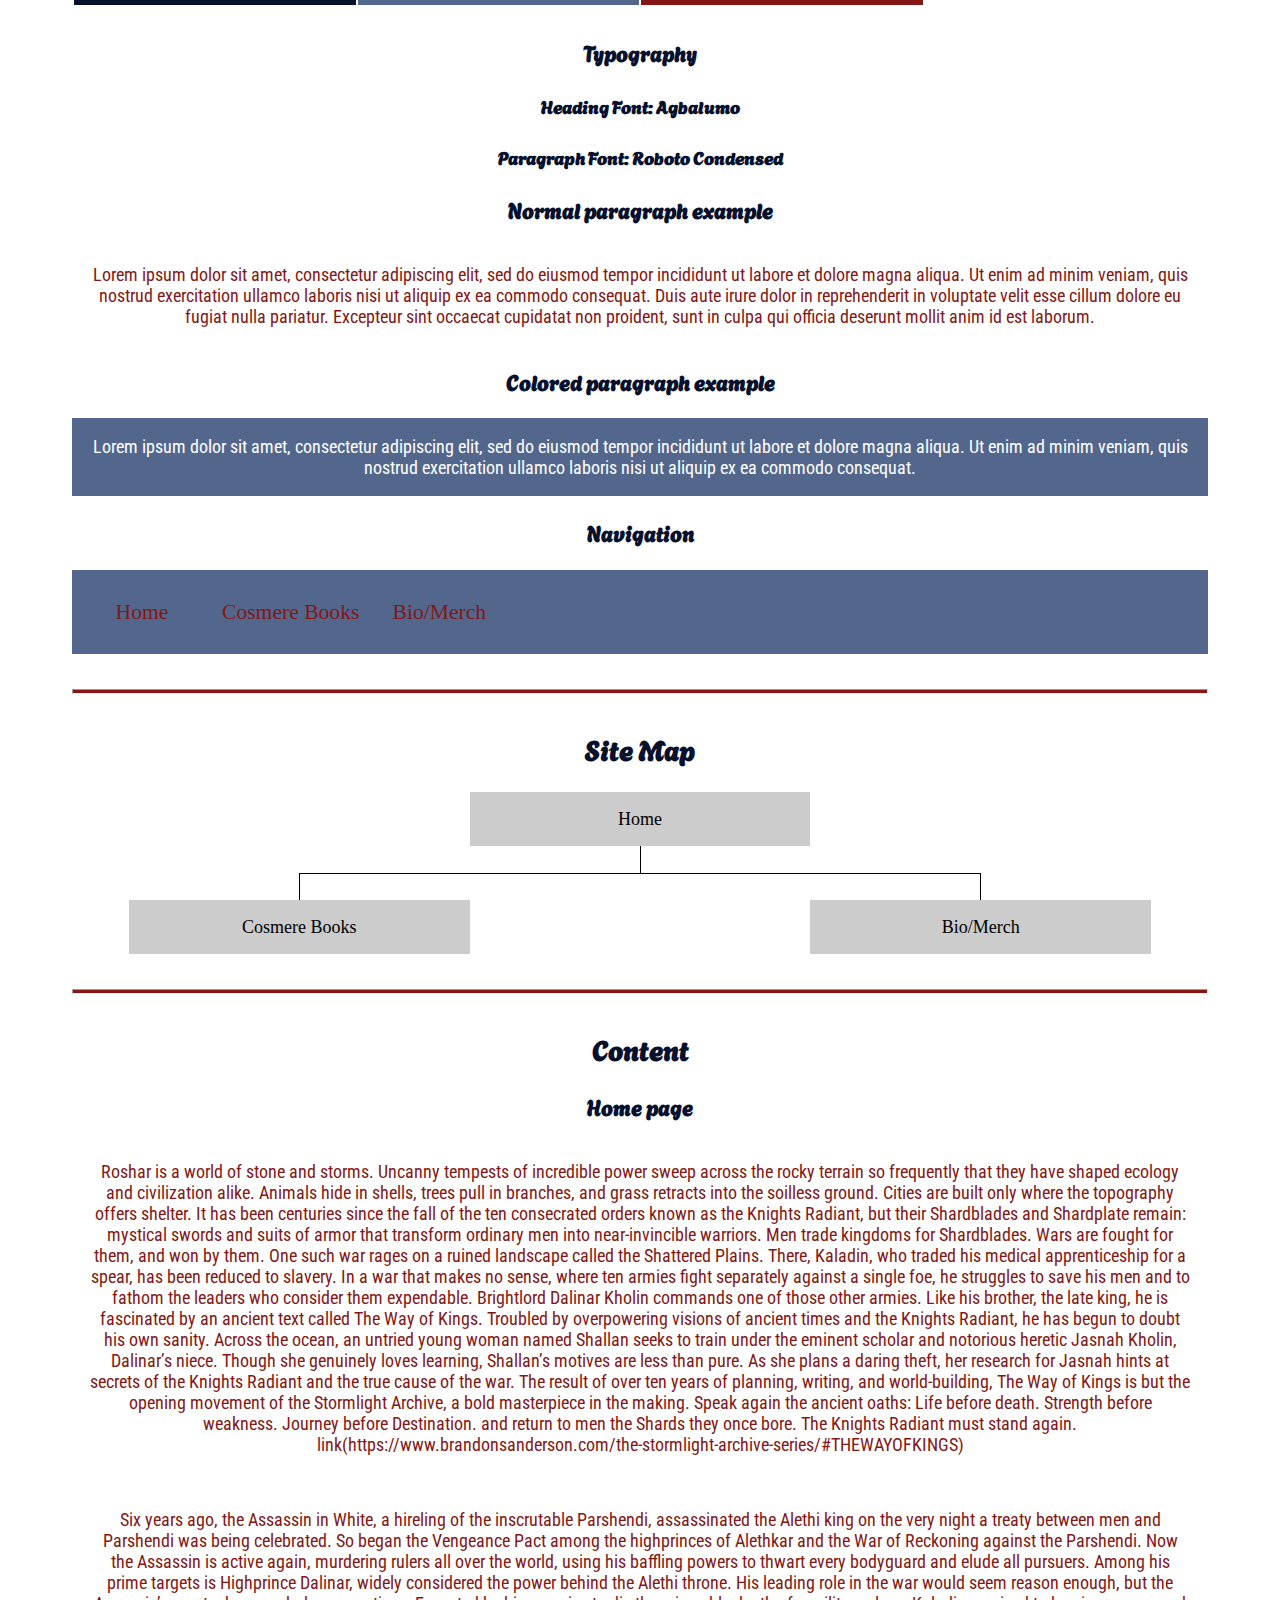
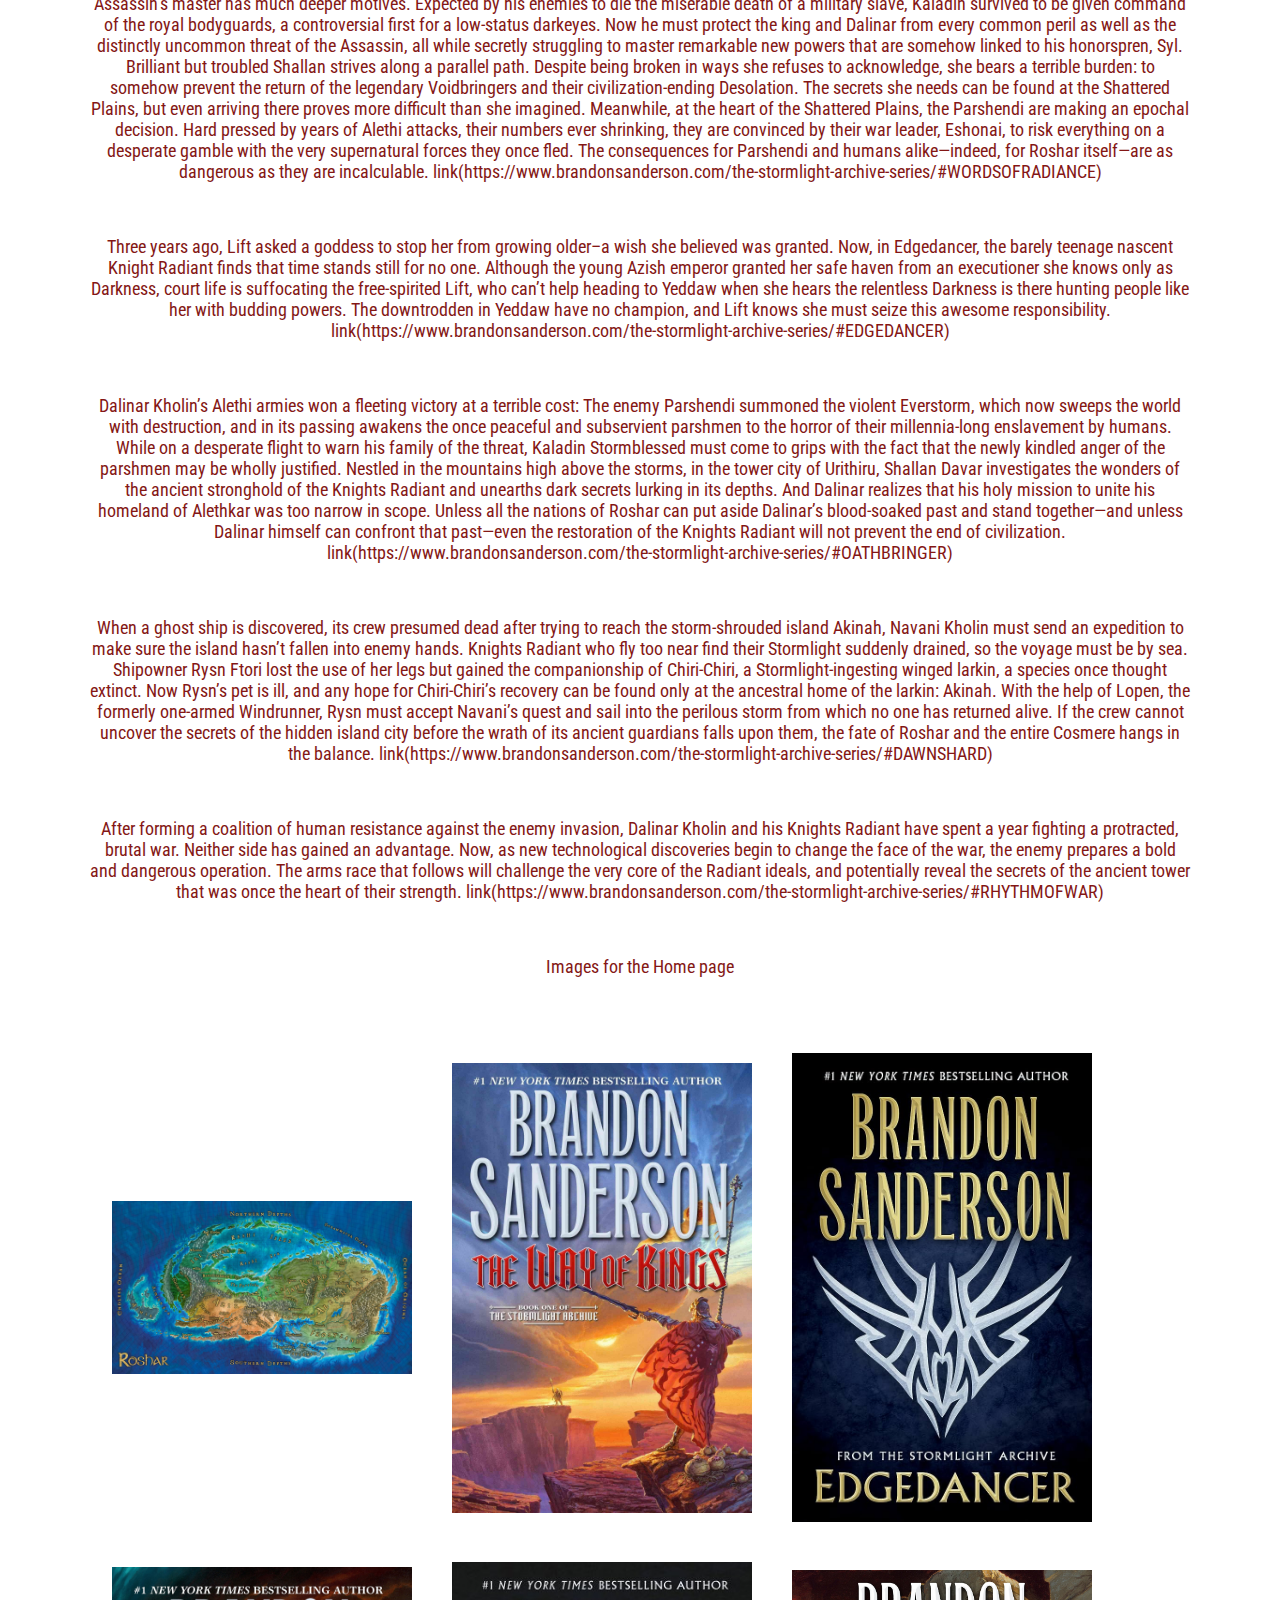
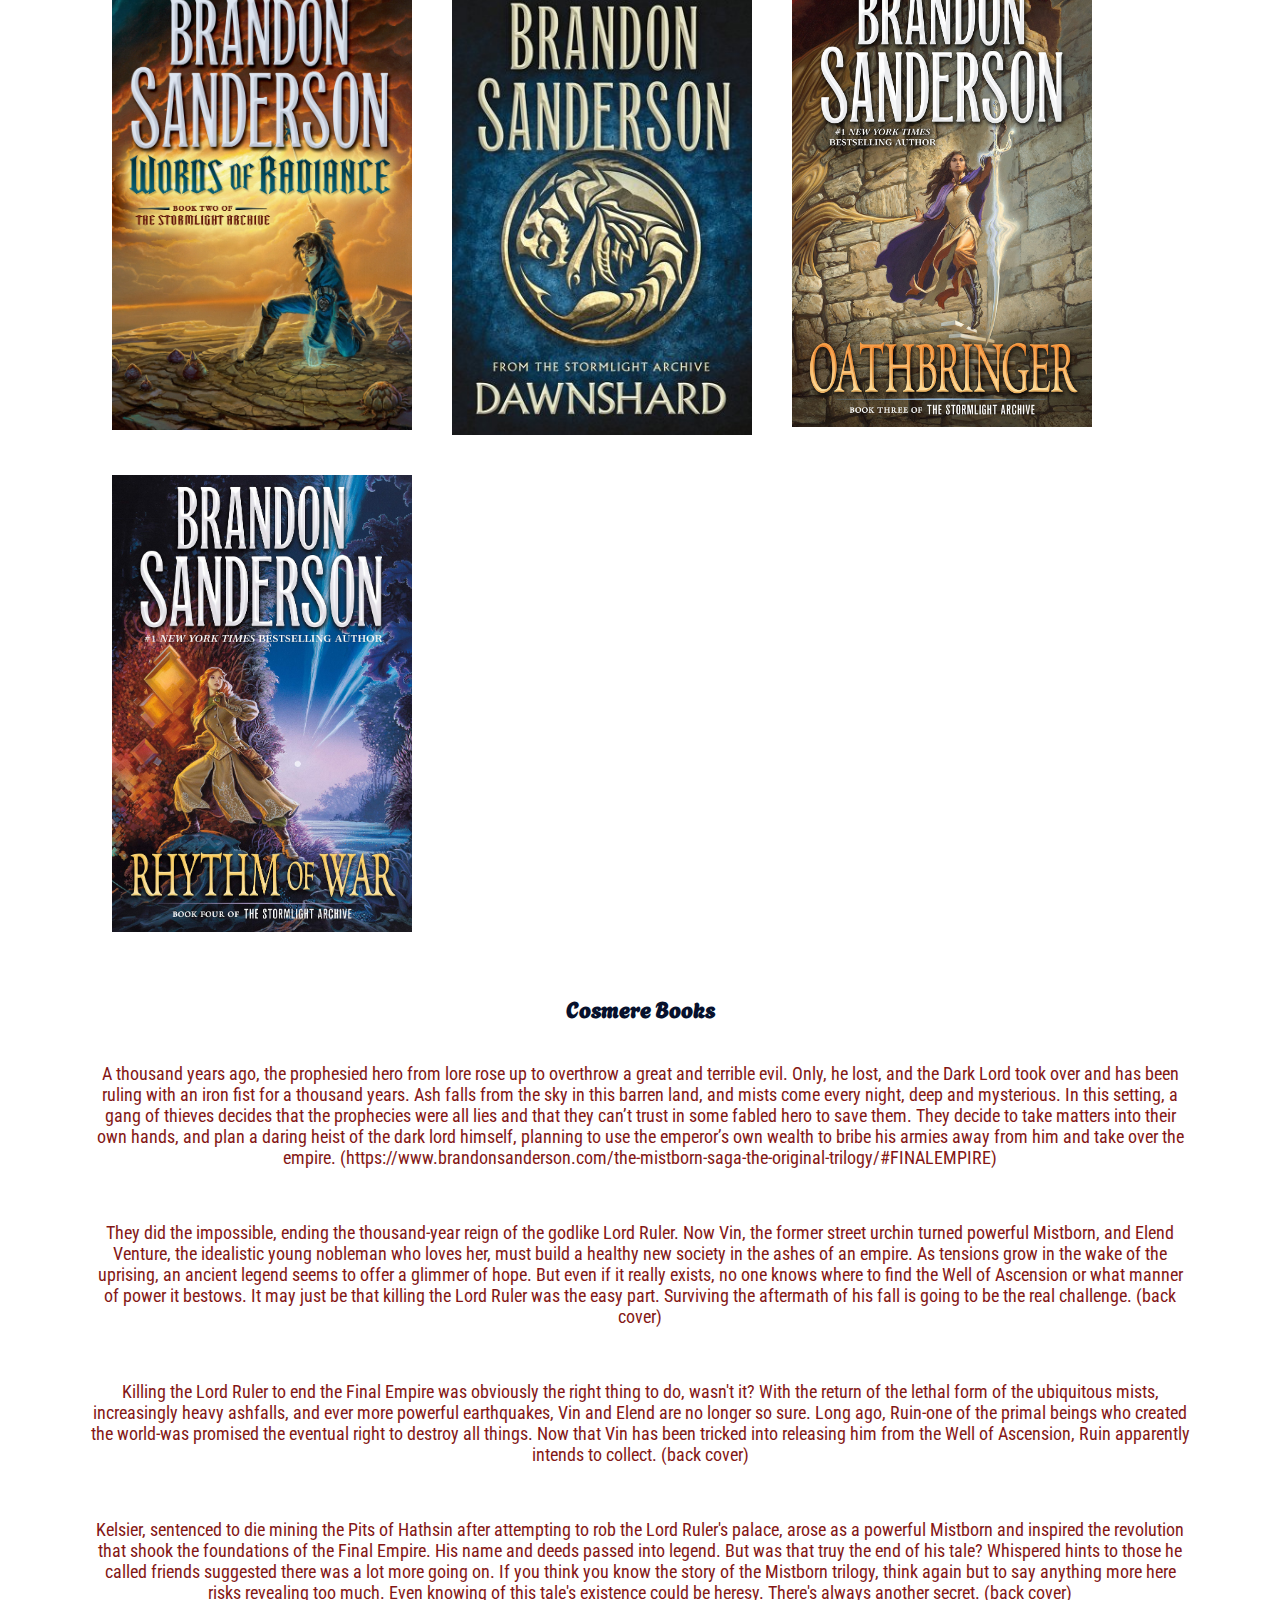
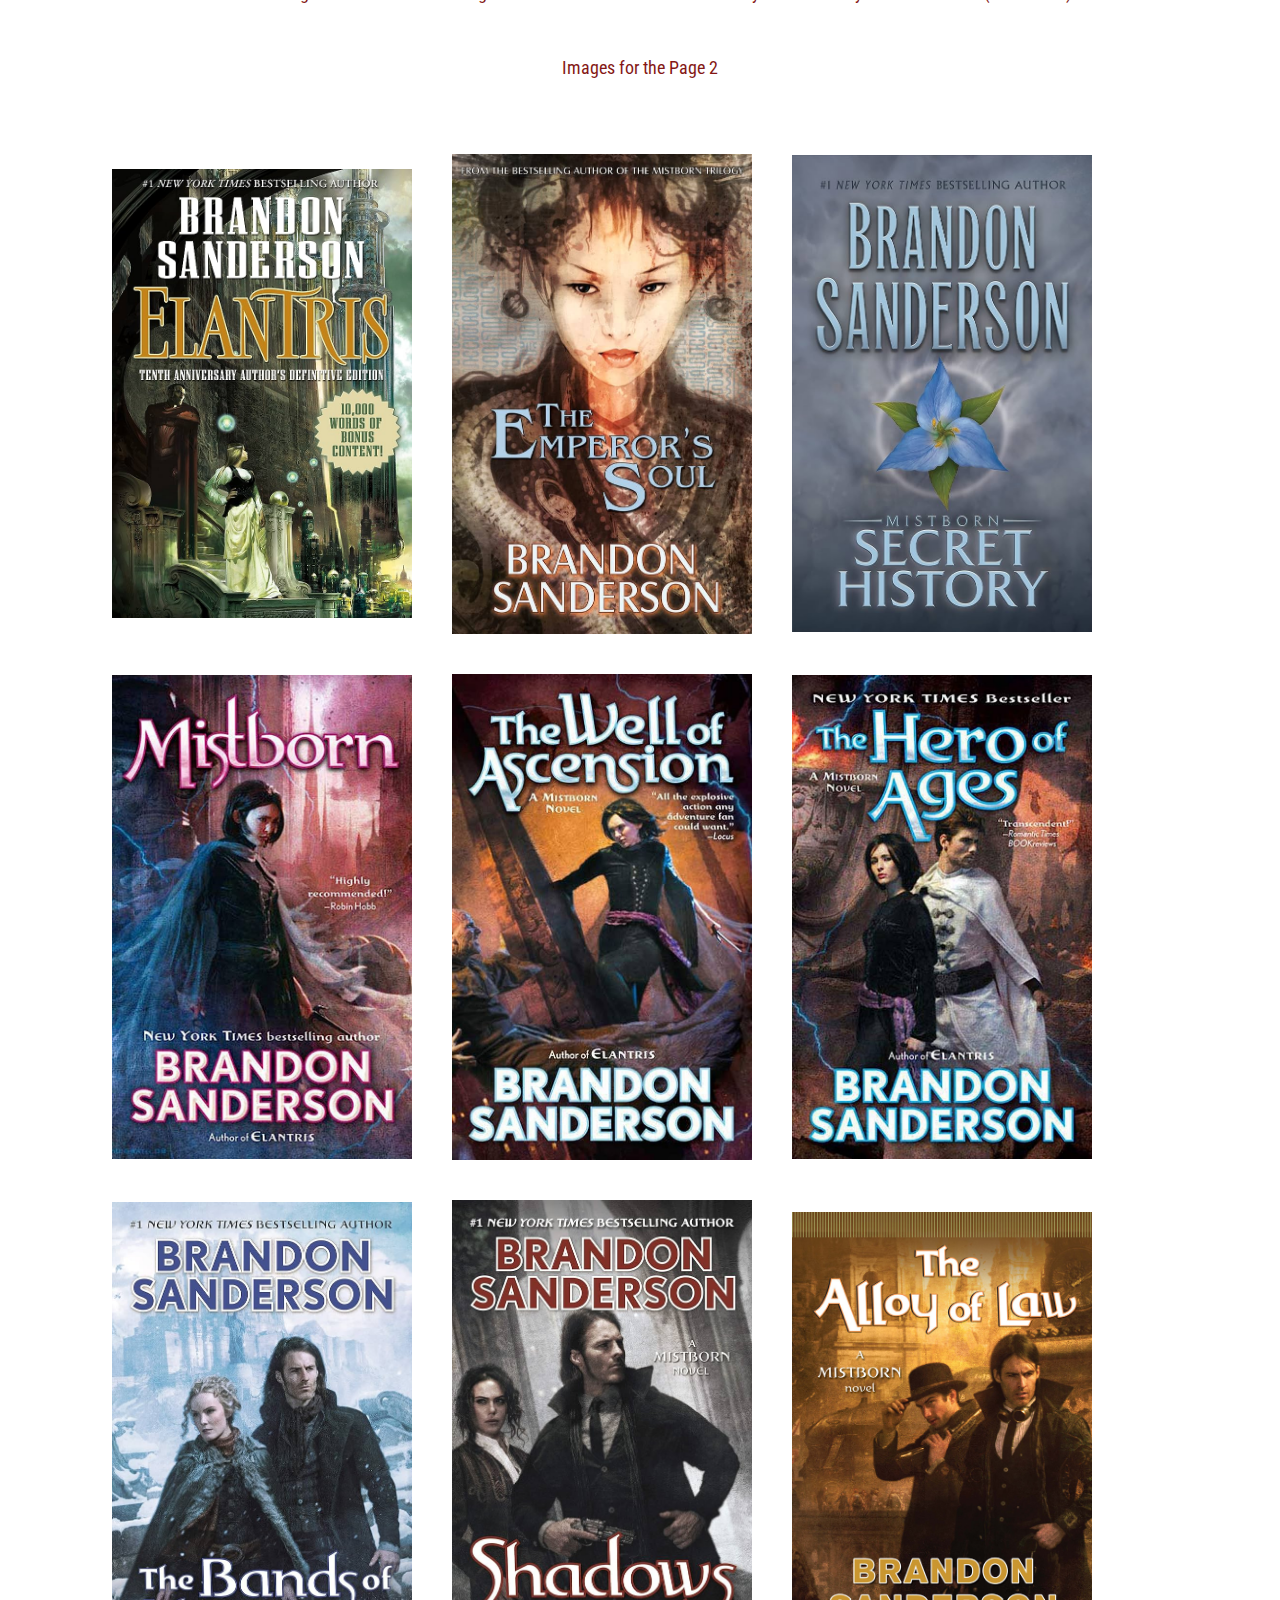
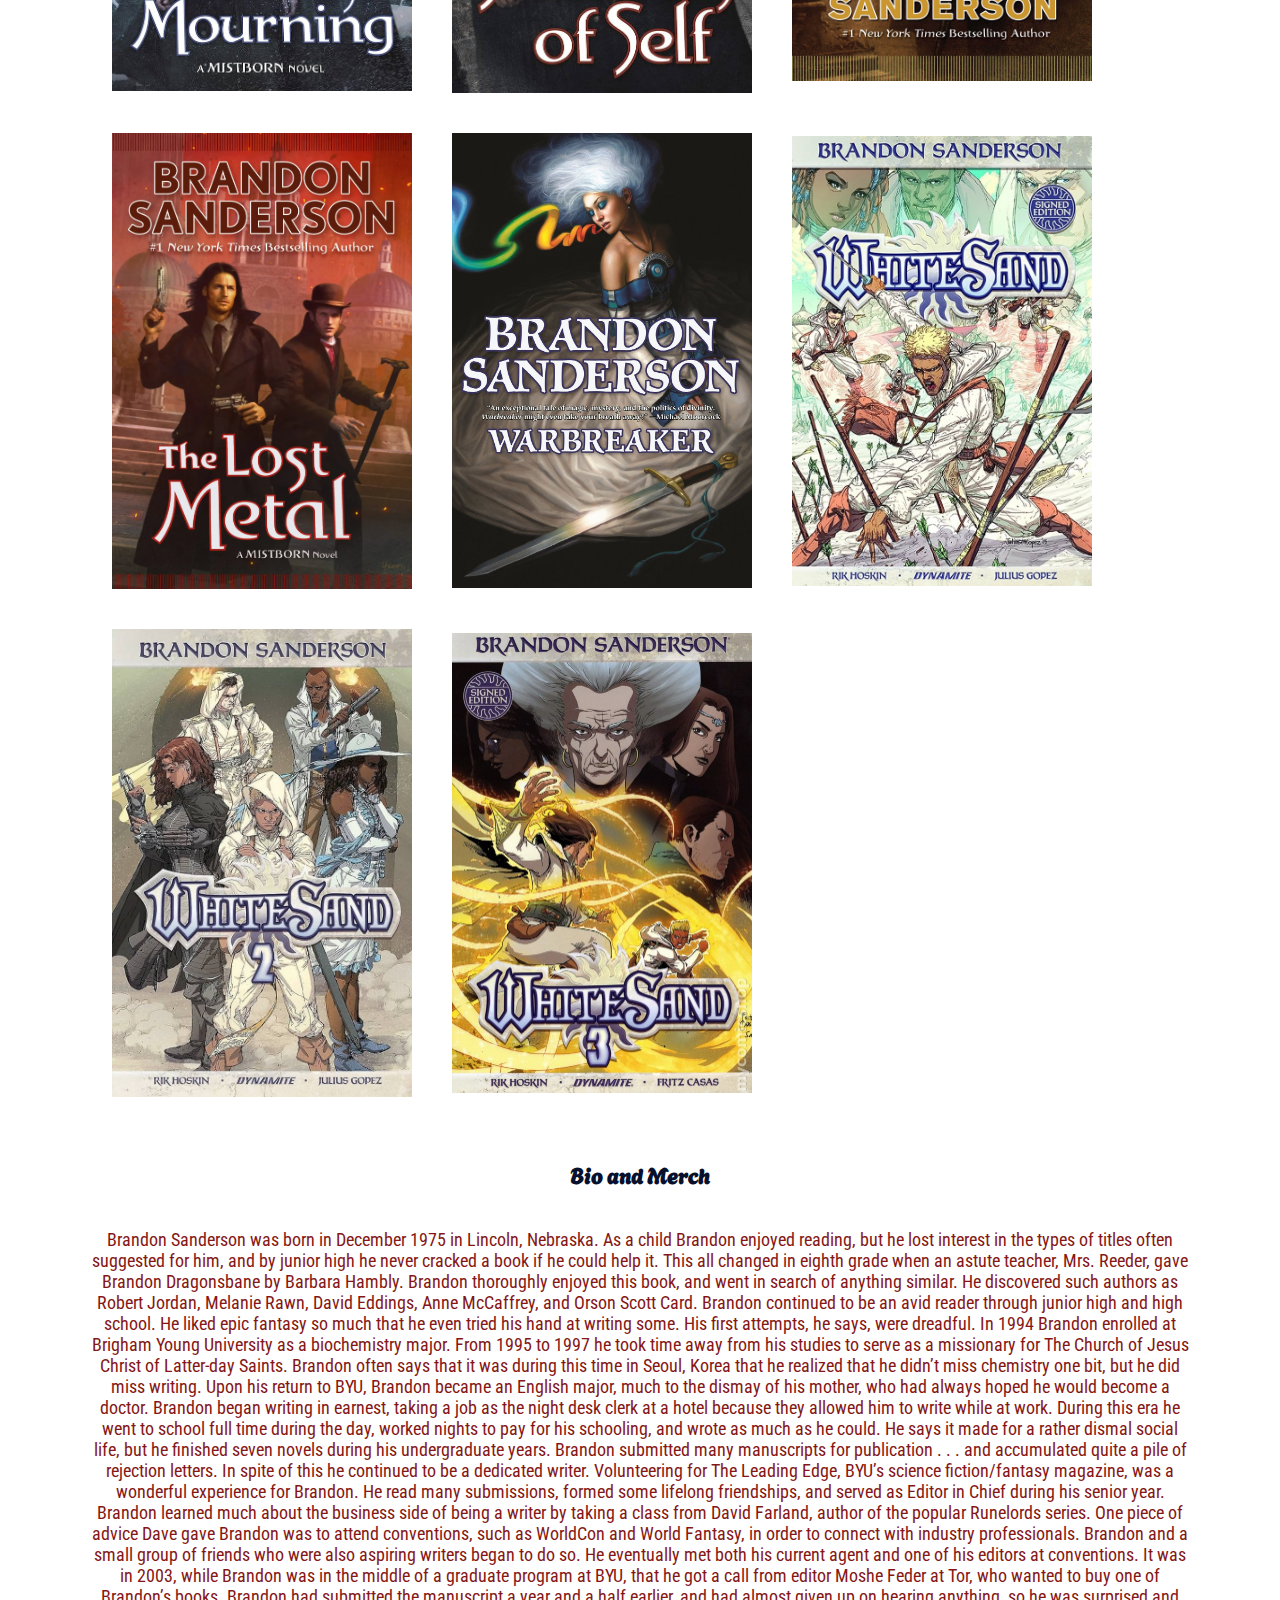
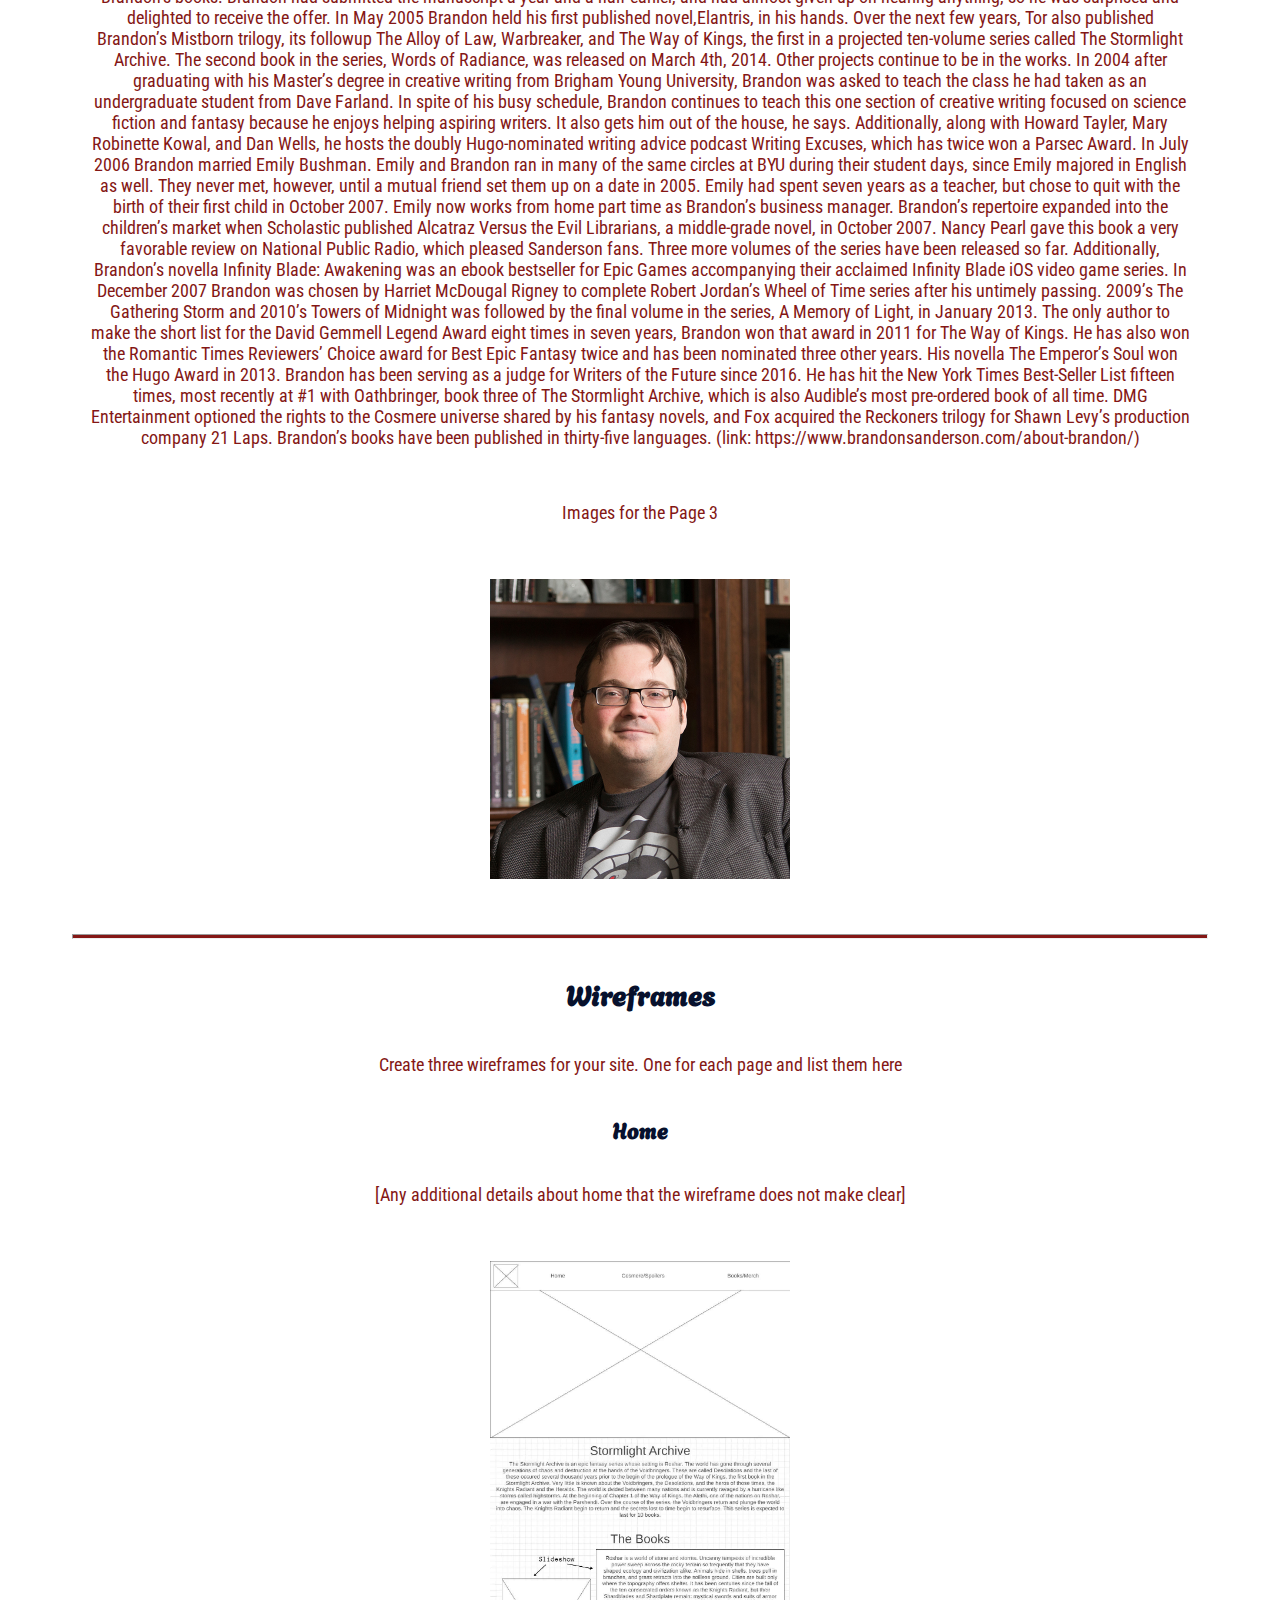
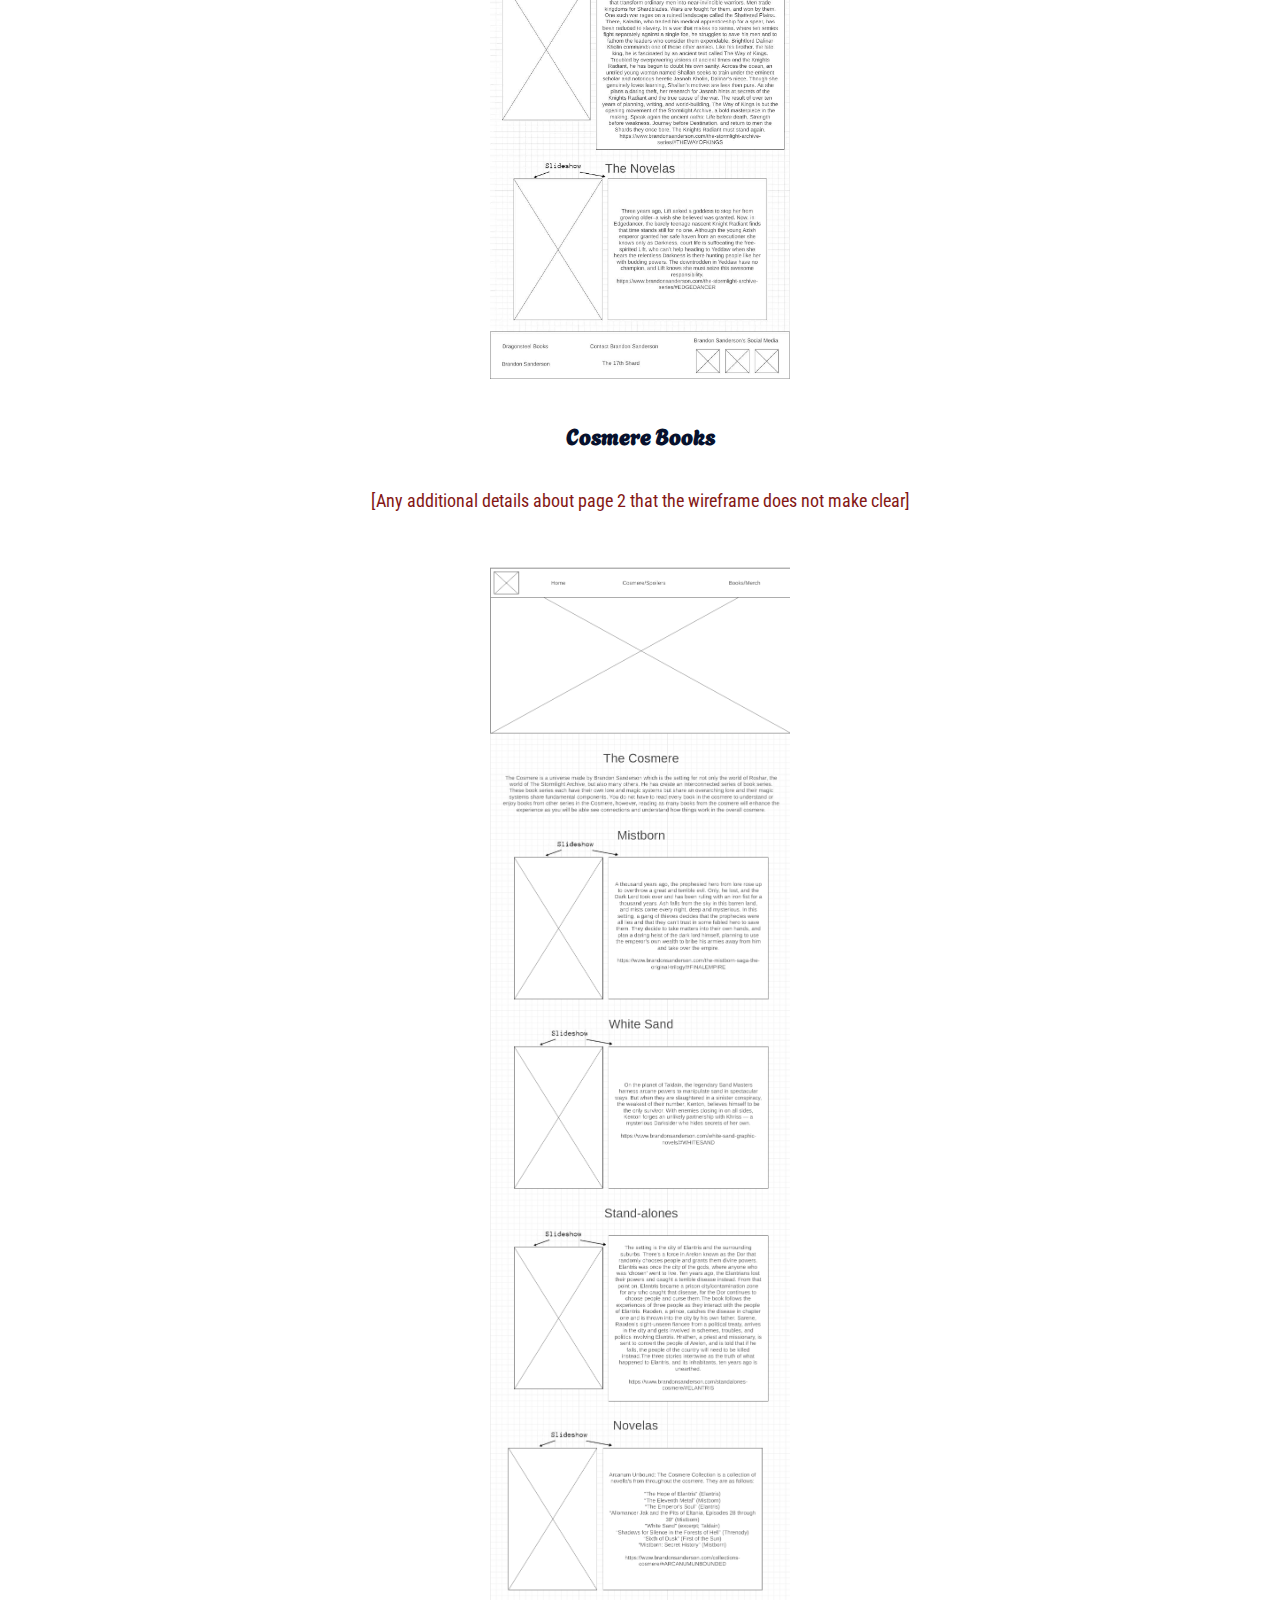
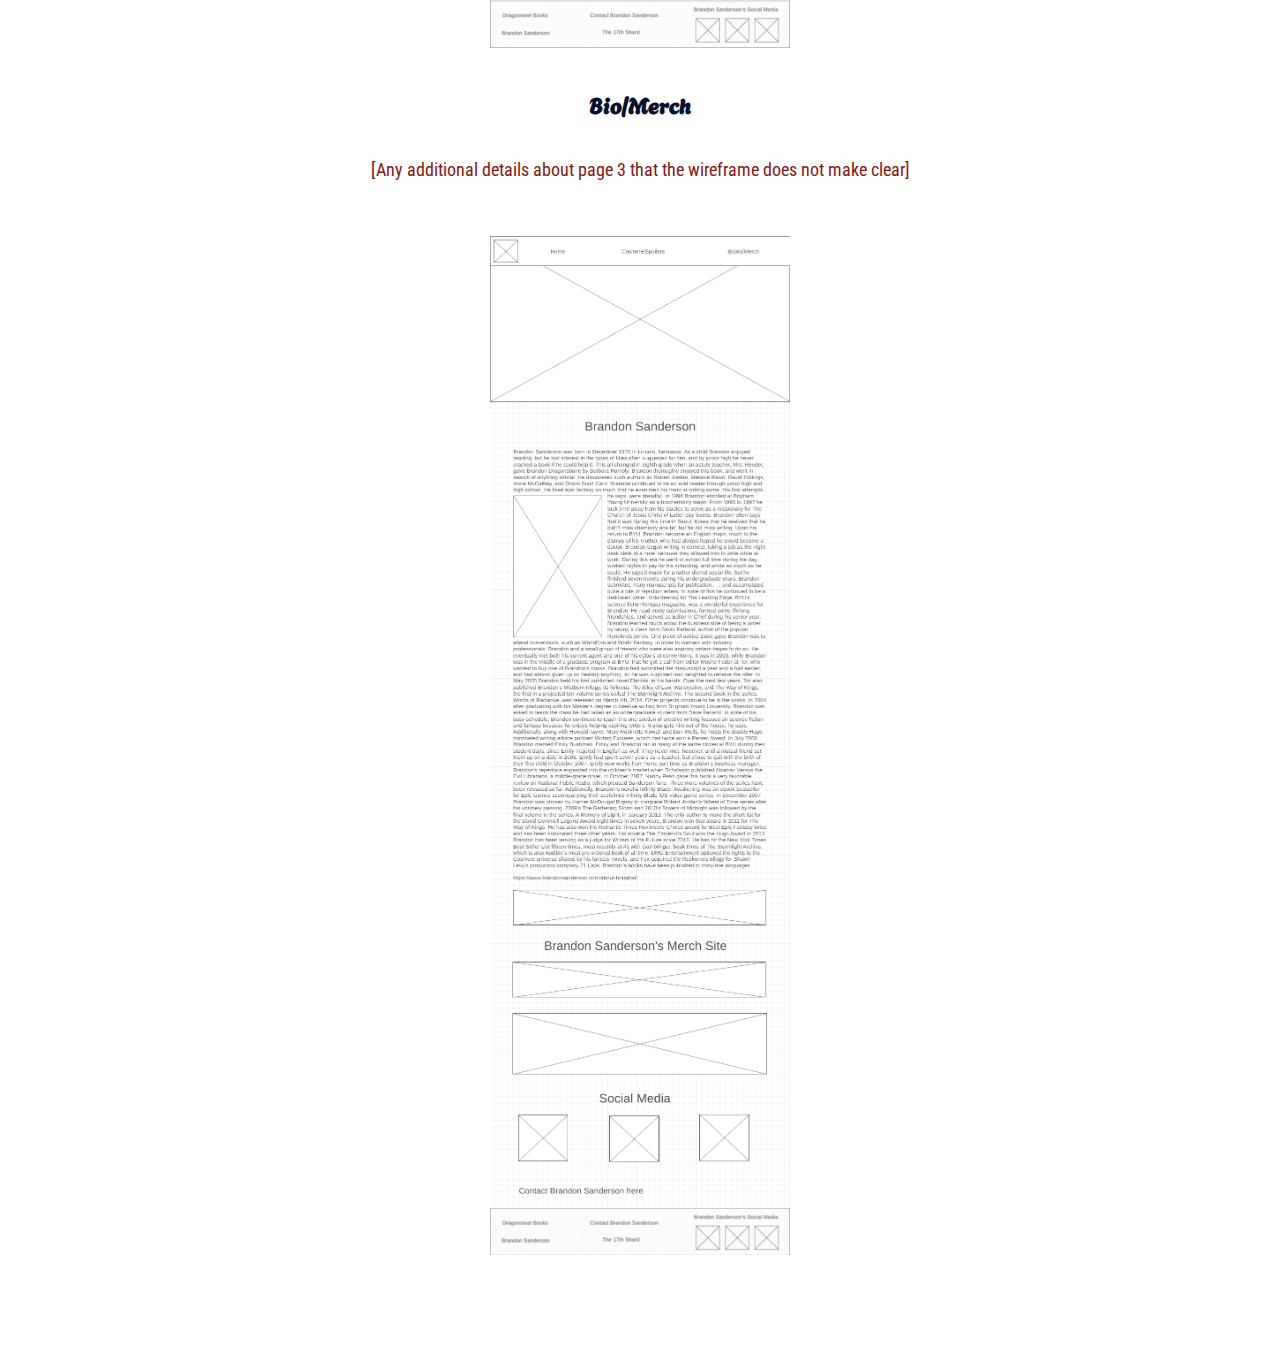
<file: personal-site/site-plan.html>
<!DOCTYPE html>
<html lang="en-us">
    
  <head>
    <meta charset="utf-8">
    <title>Site Plan</title>
    <link type="text/css" rel="stylesheet" href="style/site-plan.css">
  </head>

  <body>
    <header>
      <h1>Dragonsteel Fan Page Site Plan</h1>
      <h2>Charles Sebastian</h2>
      <h2>WDD 130-[section]</h2>
      <!-- In the header above, add the name or your site, your name and class number. For example if you are in section 3 you would put WDD 130.03 -->
    </header>
    <main>

      <!-- ------------------------Steps 2-3------------------------------ -->
      <hr>
      <h2>Overview</h2>
      <h3>Purpose</h3>
      <p>My goal is to provide information to both introduce people to the Stormlight Archive book series and help those already introduced to it understand it and find answers to some of their questions. The website will provide information about main characters, fun facts about the world/universe, and links to books and merchandise associated with the Stormlight Archive.</p>  <!-- change this -->


      <h3>Audience</h3>
      <p>Readers looking for a new book or new readers of the Stormlight Archive and those looking for more information about related books.</p>  <!-- change this -->

      <hr>
      <h2>Branding</h2>
      <h3>Website Logo</h3>
      <!-- Replace this with some sort of logo for your site.  A logo can be as simple as the name of your site in a nice font :) -->
      <img src="images/logo.jpg" alt="Logo image">
      <hr>
      <h2>
        Style Guide
      </h2>

      <!-- ------------------------Steps 4-8------------------------------ -->

      <h3>
        Color Palette
      </h3>
      <!--  The colors you choose for a website are one of the most important decisions you will make. Follow the instructions on the activity in iLearn then return and replace the color codes below with the hex color codes (the 6 digit numbers that show at the bottom of each color) for the colors you have chosen below.  You should have at least 2 colors but do not have to fill in all 4 if you do not need them.  -->

      <!-- Copy and paste the URL to your finished palette below Make sure to paste it into both spots -->
      Palette URL: <a href="https://coolors.co/07112d-ffffff-53678d-841715-ffffff" target="_blank">https://coolors.co/396e94-e7c24f-a43312-381d2a-aabd8c</a>


      <table class="colors">
        <tr><th>Primary</th><th>Secondary</th><th>Accent 1</th><th>Accent 2</th></tr>
        <!-- Replace the numbers in the boxes below with your hex color codes. Then switch to the site-plan.css file and change your colors there as well. -->
        <tr><td class="primary">[#07112d]</td><td class="secondary">[#53678d]</td><td class="accent1">[#841715]</td><td class="accent2"></td></tr>
      </table>

      <!-- ------------------------Step 9------------------------------ -->

      <h3>
        Typography
      </h3>
      <!-- Choose a font for your paragraphs (body copy) and headlines. What font(s) have you chosen? Why did you choose what you did?  Make sure to review the list of web safe fonts at W3Schools.org as a starting point.  Think also about which of your colors above you might use for background and font colors. -->

      <h4>
        Heading Font: Agbalumo  <!-- change this -->
      </h4>
      <h4>
        Paragraph Font: Roboto Condensed  <!-- change this -->
      </h4>
      <h3>
        Normal paragraph example
      </h3>
      <p>
        Lorem ipsum dolor sit amet, consectetur adipiscing elit, sed do eiusmod tempor incididunt ut labore et dolore magna aliqua. Ut enim ad minim veniam, quis nostrud exercitation ullamco laboris nisi ut aliquip ex ea commodo consequat. Duis aute irure dolor in reprehenderit in voluptate velit esse cillum dolore eu fugiat nulla pariatur. Excepteur sint occaecat cupidatat non proident, sunt in culpa qui officia deserunt mollit anim id est laborum.
      </p>
      <h3>
        Colored paragraph example
      </h3>
      <p class="colored">
        Lorem ipsum dolor sit amet, consectetur adipiscing elit, sed do eiusmod tempor incididunt ut labore et dolore magna aliqua. Ut enim ad minim veniam, quis nostrud exercitation ullamco laboris nisi ut aliquip ex ea commodo consequat. 
      </p>

      <!-- ------------------------Step 10------------------------------ -->

      <h3>
        Navigation
      </h3>
      <!-- Think about how you want your navigation bar to look. In the site-plan.css file change the colors to your colors to get the look you desire. --> 
      <nav>
        <a href="#">Home</a>
        <a href="#">Cosmere Books</a>
        <a href="#">Bio/Merch</a>
      </nav>
      <hr>
      <h2>
        Site Map
      </h2>
      <div class="sitemap">
        <div class="sm-home">
          Home
        </div>
        <div class="sm-page2">
          Cosmere Books <!-- change this -->
        </div>
        <div class="sm-page3">
          Bio/Merch  <!-- change this -->
        </div>

        <div class="top">
          &nbsp;
        </div>
        <div class="left">
          &nbsp;
        </div>
        <div class="right">
          &nbsp;
        </div>

      </div>

      <!-- --------Content Section -------------- -->
      <hr>
      <h2>
        Content
      </h2>
      <h3>Home page</h3>
      <div>
        <p>
          Roshar is a world of stone and storms. Uncanny tempests of incredible power sweep across the rocky terrain so frequently that they have shaped ecology and civilization alike. Animals hide in shells, trees pull in branches, and grass retracts into the soilless ground. Cities are built only where the topography offers shelter.
          It has been centuries since the fall of the ten consecrated orders known as the Knights Radiant, but their Shardblades and Shardplate remain: mystical swords and suits of armor that transform ordinary men into near-invincible warriors. Men trade kingdoms for Shardblades. Wars are fought for them, and won by them.
          One such war rages on a ruined landscape called the Shattered Plains. There, Kaladin, who traded his medical apprenticeship for a spear, has been reduced to slavery. In a war that makes no sense, where ten armies fight separately against a single foe, he struggles to save his men and to fathom the leaders who consider them expendable.
          Brightlord Dalinar Kholin commands one of those other armies. Like his brother, the late king, he is fascinated by an ancient text called The Way of Kings. Troubled by overpowering visions of ancient times and the Knights Radiant, he has begun to doubt his own sanity.
          Across the ocean, an untried young woman named Shallan seeks to train under the eminent scholar and notorious heretic Jasnah Kholin, Dalinar’s niece. Though she genuinely loves learning, Shallan’s motives are less than pure. As she plans a daring theft, her research for Jasnah hints at secrets of the Knights Radiant and the true cause of the war.
          The result of over ten years of planning, writing, and world-building, The Way of Kings is but the opening movement of the Stormlight Archive, a bold masterpiece in the making.
          Speak again the ancient oaths:
          Life before death.
          Strength before weakness.
          Journey before Destination.
          and return to men the Shards they once bore.
          The Knights Radiant must stand again.
          link(https://www.brandonsanderson.com/the-stormlight-archive-series/#THEWAYOFKINGS)
        </p>
        <p>
          Six years ago, the Assassin in White, a hireling of the inscrutable Parshendi, assassinated the Alethi king on the very night a treaty between men and Parshendi was being celebrated. So began the Vengeance Pact among the highprinces of Alethkar and the War of Reckoning against the Parshendi.
          Now the Assassin is active again, murdering rulers all over the world, using his baffling powers to thwart every bodyguard and elude all pursuers. Among his prime targets is Highprince Dalinar, widely considered the power behind the Alethi throne. His leading role in the war would seem reason enough, but the Assassin’s master has much deeper motives.
          Expected by his enemies to die the miserable death of a military slave, Kaladin survived to be given command of the royal bodyguards, a controversial first for a low-status darkeyes.  Now he must protect the king and Dalinar from every common peril as well as the distinctly uncommon threat of the Assassin, all while secretly struggling to master remarkable new powers that are somehow linked to his honorspren, Syl.
          Brilliant but troubled Shallan strives along a parallel path. Despite being broken in ways she refuses to acknowledge, she bears a terrible burden: to somehow prevent the return of the legendary Voidbringers and their civilization-ending Desolation. The secrets she needs can be found at the Shattered Plains, but even arriving there proves more difficult than she imagined.
          Meanwhile, at the heart of the Shattered Plains, the Parshendi are making an epochal decision. Hard pressed by years of Alethi attacks, their numbers ever shrinking, they are convinced by their war leader, Eshonai, to risk everything on a desperate gamble with the very supernatural forces they once fled. The consequences for Parshendi and humans alike—indeed, for Roshar itself—are as dangerous as they are incalculable.
          link(https://www.brandonsanderson.com/the-stormlight-archive-series/#WORDSOFRADIANCE)
        </p>
        <p>
          Three years ago, Lift asked a goddess to stop her from growing older–a wish she believed was granted. Now, in Edgedancer, the barely teenage nascent Knight Radiant finds that time stands still for no one. Although the young Azish emperor granted her safe haven from an executioner she knows only as Darkness, court life is suffocating the free-spirited Lift, who can’t help heading to Yeddaw when she hears the relentless Darkness is there hunting people like her with budding powers. The downtrodden in Yeddaw have no champion, and Lift knows she must seize this awesome responsibility.
          link(https://www.brandonsanderson.com/the-stormlight-archive-series/#EDGEDANCER)
        </p>
        <p>
          Dalinar Kholin’s Alethi armies won a fleeting victory at a terrible cost: The enemy Parshendi summoned the violent Everstorm, which now sweeps the world with destruction, and in its passing awakens the once peaceful and subservient parshmen to the horror of their millennia-long enslavement by humans. While on a desperate flight to warn his family of the threat, Kaladin Stormblessed must come to grips with the fact that the newly kindled anger of the parshmen may be wholly justified.
          Nestled in the mountains high above the storms, in the tower city of Urithiru, Shallan Davar investigates the wonders of the ancient stronghold of the Knights Radiant and unearths dark secrets lurking in its depths. And Dalinar realizes that his holy mission to unite his homeland of Alethkar was too narrow in scope. Unless all the nations of Roshar can put aside Dalinar’s blood-soaked past and stand together―and unless Dalinar himself can confront that past―even the restoration of the Knights Radiant will not prevent the end of civilization.
          link(https://www.brandonsanderson.com/the-stormlight-archive-series/#OATHBRINGER)
        </p>
        <p>
          When a ghost ship is discovered, its crew presumed dead after trying to reach the storm-shrouded island Akinah, Navani Kholin must send an expedition to make sure the island hasn’t fallen into enemy hands. Knights Radiant who fly too near find their Stormlight suddenly
          drained, so the voyage must be by sea. Shipowner Rysn Ftori lost the use of her legs but gained the companionship of Chiri-Chiri, a Stormlight-ingesting winged larkin, a species once thought extinct. Now Rysn’s pet is ill, and any hope for Chiri-Chiri’s recovery can be found only at the ancestral home of the larkin: Akinah. With the help of Lopen, the formerly one-armed Windrunner, Rysn must accept Navani’s quest and sail into the perilous storm from which no one has returned alive. If the crew cannot uncover the secrets of the hidden island city before the wrath of its ancient guardians falls upon them, the fate of Roshar and the entire Cosmere hangs in the balance.
          link(https://www.brandonsanderson.com/the-stormlight-archive-series/#DAWNSHARD)
        </p>
        <p>
          After forming a coalition of human resistance against the enemy invasion, Dalinar Kholin and his Knights Radiant have spent a year fighting a protracted, brutal war. Neither side has gained an advantage.
          Now, as new technological discoveries begin to change the face of the war, the enemy prepares a bold and dangerous operation. The arms race that follows will challenge the very core of the Radiant ideals, and potentially reveal the secrets of the ancient tower that was once the heart of their strength.
          link(https://www.brandonsanderson.com/the-stormlight-archive-series/#RHYTHMOFWAR)
        </p>
      </div>
      <p>Images for the Home page</p>
        <div class="home-images">
          <img src="images/books/stormlight_archive/roshar.webp" alt="image for homepage">
          <img src="images/books/stormlight_archive/01_way_of_kings.jpg" alt="image for homepage">
          <img src="images/books/stormlight_archive/02-5_edgedancer.jpg" alt="image for homepage">
          <img src="images/books/stormlight_archive/02_words_of_radiance.jpg" alt="image for homepage">
          <img src="images/books/stormlight_archive/03-5_dawnshard.jpg" alt="image for homepage">
          <img src="images/books/stormlight_archive/03_oathbringer.jpg" alt="image for homepage">
          <img src="images/books/stormlight_archive/04_rythm_of_war.jpg" alt="image for homepage">
        </div>
      </ul>
      <h3>Cosmere Books</h3>
      <p>
        A thousand years ago, the prophesied hero from lore rose up to overthrow a great and terrible evil. Only, he lost, and the Dark Lord took over and has been ruling with an iron fist for a thousand years. Ash falls from the sky in this barren land, and mists come every night, deep and mysterious. In this setting, a gang of thieves decides that the prophecies were all lies and that they can’t trust in some fabled hero to save them. They decide to take matters into their own hands, and plan a daring heist of the dark lord himself, planning to use the emperor’s own wealth to bribe his armies away from him and take over the empire.
        (https://www.brandonsanderson.com/the-mistborn-saga-the-original-trilogy/#FINALEMPIRE)
      </p>
      <p>
        They did the impossible, ending the thousand-year reign of the godlike Lord Ruler. Now Vin, the former street urchin turned powerful Mistborn, and Elend Venture, the idealistic young nobleman who loves her, must build a healthy new society in the ashes of an empire. As tensions grow in the wake of the uprising, an ancient legend seems to offer a glimmer of hope. But even if it really exists, no one knows where to find the Well of Ascension or what manner of power it bestows. It may just be that killing the Lord Ruler was the easy part. Surviving the aftermath of his fall is going to be the real challenge.
        (back cover)
      </p>
      <p>
        Killing the Lord Ruler to end the Final Empire was obviously the right thing to do, wasn't it? With the return of the lethal form of the ubiquitous mists, increasingly heavy ashfalls, and ever more powerful earthquakes, Vin and Elend are no longer so sure. Long ago, Ruin-one of the primal beings who created the world-was promised the eventual right to destroy all things. Now that Vin has been tricked into releasing him from the Well of Ascension, Ruin apparently intends to collect.
        (back cover)
      </p>
      <p>
        Kelsier, sentenced to die mining the Pits of Hathsin after attempting to rob the Lord Ruler's palace, arose as a powerful Mistborn and inspired the revolution that shook the foundations of the Final Empire. His name and deeds
        passed into legend. But was that truy the end of his tale? Whispered hints to those he called friends suggested there was a lot more going on. If you think you know the story of the Mistborn trilogy, think again but to say anything more here risks revealing too much. Even knowing of this tale's existence could be heresy.

        There's always another secret.

        (back cover)
      </p>
      <p>Images for the Page 2</p>
        <div class="page-2-images">
          <img src="images/books/elantris/elantris.jpg" alt="image for page2">
          <img src="images/books/elantris/the_emperors_soul.jpg" alt="image for page2">
          <img src="images/books/mistborn/01-04_mistborn_secret_history.jpg" alt="image for page2">
          <img src="images/books/mistborn/01_mistborn.jpg" alt="image for page2">
          <img src="images/books/mistborn/02_the_well_of_ascension.jpg" alt="image for page2">
          <img src="images/books/mistborn/03_the_hero_of_ages.jpg" alt="image for page2">
          <img src="images/books/mistborn/04_the_bands_of_mourning.jpg" alt="image for page2">
          <img src="images/books/mistborn/05_shadows_of_self.jpg" alt="image for page2">
          <img src="images/books/mistborn/06_the_alloy_of_law.jpeg" alt="image for page2">
          <img src="images/books/mistborn/07_the_lost_metal.webp" alt="image for page2">
          <img src="images/books/warbreaker.jpeg" alt="image for page2">
          <img src="images/books/white_sand/01_white_sand.jpg" alt="image for page2">
          <img src="images/books/white_sand/02_white_sand.jpg" alt="image for page2">
          <img src="images/books/white_sand/03_white_sand.jpg" alt="image for page2">
        </div>
      </ul>
      <h3>Bio and Merch</h3>
      <p>
        Brandon Sanderson was born in December 1975 in Lincoln, Nebraska. As a child Brandon enjoyed reading, but he lost interest in the types of titles often suggested for him, and by junior high he never cracked a book if he could help it. This all changed in eighth grade when an astute teacher, Mrs. Reeder, gave Brandon Dragonsbane by Barbara Hambly. Brandon thoroughly enjoyed this book, and went in search of anything similar. He discovered such authors as Robert Jordan, Melanie Rawn, David Eddings, Anne McCaffrey, and Orson Scott Card. Brandon continued to be an avid reader through junior high and high school. He liked epic fantasy so much that he even tried his hand at writing some. His first attempts, he says, were dreadful.
        In 1994 Brandon enrolled at Brigham Young University as a biochemistry major. From 1995 to 1997 he took time away from his studies to serve as a missionary for The Church of Jesus Christ of Latter-day Saints. Brandon often says that it was during this time in Seoul, Korea that he realized that he didn’t miss chemistry one bit, but he did miss writing. Upon his return to BYU, Brandon became an English major, much to the dismay of his mother, who had always hoped he would become a doctor.
        Brandon began writing in earnest, taking a job as the night desk clerk at a hotel because they allowed him to write while at work. During this era he went to school full time during the day, worked nights to pay for his schooling, and wrote as much as he could. He says it made for a rather dismal social life, but he finished seven novels during his undergraduate years. Brandon submitted many manuscripts for publication . . . and accumulated quite a pile of rejection letters. In spite of this he continued to be a dedicated writer.
        Volunteering for The Leading Edge, BYU’s science fiction/fantasy magazine, was a wonderful experience for Brandon. He read many submissions, formed some lifelong friendships, and served as Editor in Chief during his senior year.
        Brandon learned much about the business side of being a writer by taking a class from David Farland, author of the popular Runelords series. One piece of advice Dave gave Brandon was to attend conventions, such as WorldCon and World Fantasy, in order to connect with industry professionals. Brandon and a small group of friends who were also aspiring writers began to do so. He eventually met both his current agent and one of his editors at conventions.
        It was in 2003, while Brandon was in the middle of a graduate program at BYU, that he got a call from editor Moshe Feder at Tor, who wanted to buy one of Brandon’s books. Brandon had submitted the manuscript a year and a half earlier, and had almost given up on hearing anything, so he was surprised and delighted to receive the offer. In May 2005 Brandon held his first published novel,Elantris, in his hands. Over the next few years, Tor also published Brandon’s Mistborn trilogy, its followup The Alloy of Law, Warbreaker, and The Way of Kings, the first in a projected ten-volume series called The Stormlight Archive. The second book in the series, Words of Radiance, was released on March 4th, 2014. Other projects continue to be in the works.
        In 2004 after graduating with his Master’s degree in creative writing from Brigham Young University, Brandon was asked to teach the class he had taken as an undergraduate student from Dave Farland. In spite of his busy schedule, Brandon continues to teach this one section of creative writing focused on science fiction and fantasy because he enjoys helping aspiring writers. It also gets him out of the house, he says. Additionally, along with Howard Tayler, Mary Robinette Kowal, and Dan Wells, he hosts the doubly Hugo-nominated writing advice podcast Writing Excuses, which has twice won a Parsec Award.
        In July 2006 Brandon married Emily Bushman. Emily and Brandon ran in many of the same circles at BYU during their student days, since Emily majored in English as well. They never met, however, until a mutual friend set them up on a date in 2005. Emily had spent seven years as a teacher, but chose to quit with the birth of their first child in October 2007. Emily now works from home part time as Brandon’s business manager.
        Brandon’s repertoire expanded into the children’s market when Scholastic published Alcatraz Versus the Evil Librarians, a middle-grade novel, in October 2007. Nancy Pearl gave this book a very favorable review on National Public Radio, which pleased Sanderson fans. Three more volumes of the series have been released so far. Additionally, Brandon’s novella Infinity Blade: Awakening was an ebook bestseller for Epic Games accompanying their acclaimed Infinity Blade iOS video game series.
        In December 2007 Brandon was chosen by Harriet McDougal Rigney to complete Robert Jordan’s Wheel of Time series after his untimely passing. 2009’s The Gathering Storm and 2010’s Towers of Midnight was followed by the final volume in the series, A Memory of Light, in January 2013.
        The only author to make the short list for the David Gemmell Legend Award eight times in seven years, Brandon won that award in 2011 for The Way of Kings. He has also won the Romantic Times Reviewers’ Choice award for Best Epic Fantasy twice and has been nominated three other years. His novella The Emperor’s Soul won the Hugo Award in 2013. Brandon has been serving as a judge for Writers of the Future since 2016. He has hit the New York Times Best-Seller List fifteen times, most recently at #1 with Oathbringer, book three of The Stormlight Archive, which is also Audible’s most pre-ordered book of all time. DMG Entertainment optioned the rights to the Cosmere universe shared by his fantasy novels, and Fox acquired the Reckoners trilogy for Shawn Levy’s production company 21 Laps. Brandon’s books have been published in thirty-five languages.
        (link: https://www.brandonsanderson.com/about-brandon/)
      </p>
      <p>Images for the Page 3</p>
        <div>
          <img src="images/brandon_sanderson.png" alt="image for page3">
        </div>
      </ul>
      <hr>
      <h2>
        Wireframes
      </h2>
      <p>
        Create three wireframes for your site. One for each page and list them here</p>

      <h3>Home</h3>
      <p>         
        [Any additional details about home that the wireframe does not make clear]
      </p>
      <img src="images/home_page.jpg" alt="home page wireframe">

      <h3>Cosmere Books</h3>
      <p>         
        [Any additional details about page 2 that the wireframe does not make clear]
      </p>
      <img src="images/cosmere_books.png" alt="page 2 wireframe">

      <h3>Bio/Merch</h3>
      <p>         
        [Any additional details about page 3 that the wireframe does not make clear]
      </p>
      <img src="images/bio_merch.png" alt="page 3 wireframe">
    </main>
  </body>

</html>
</file>
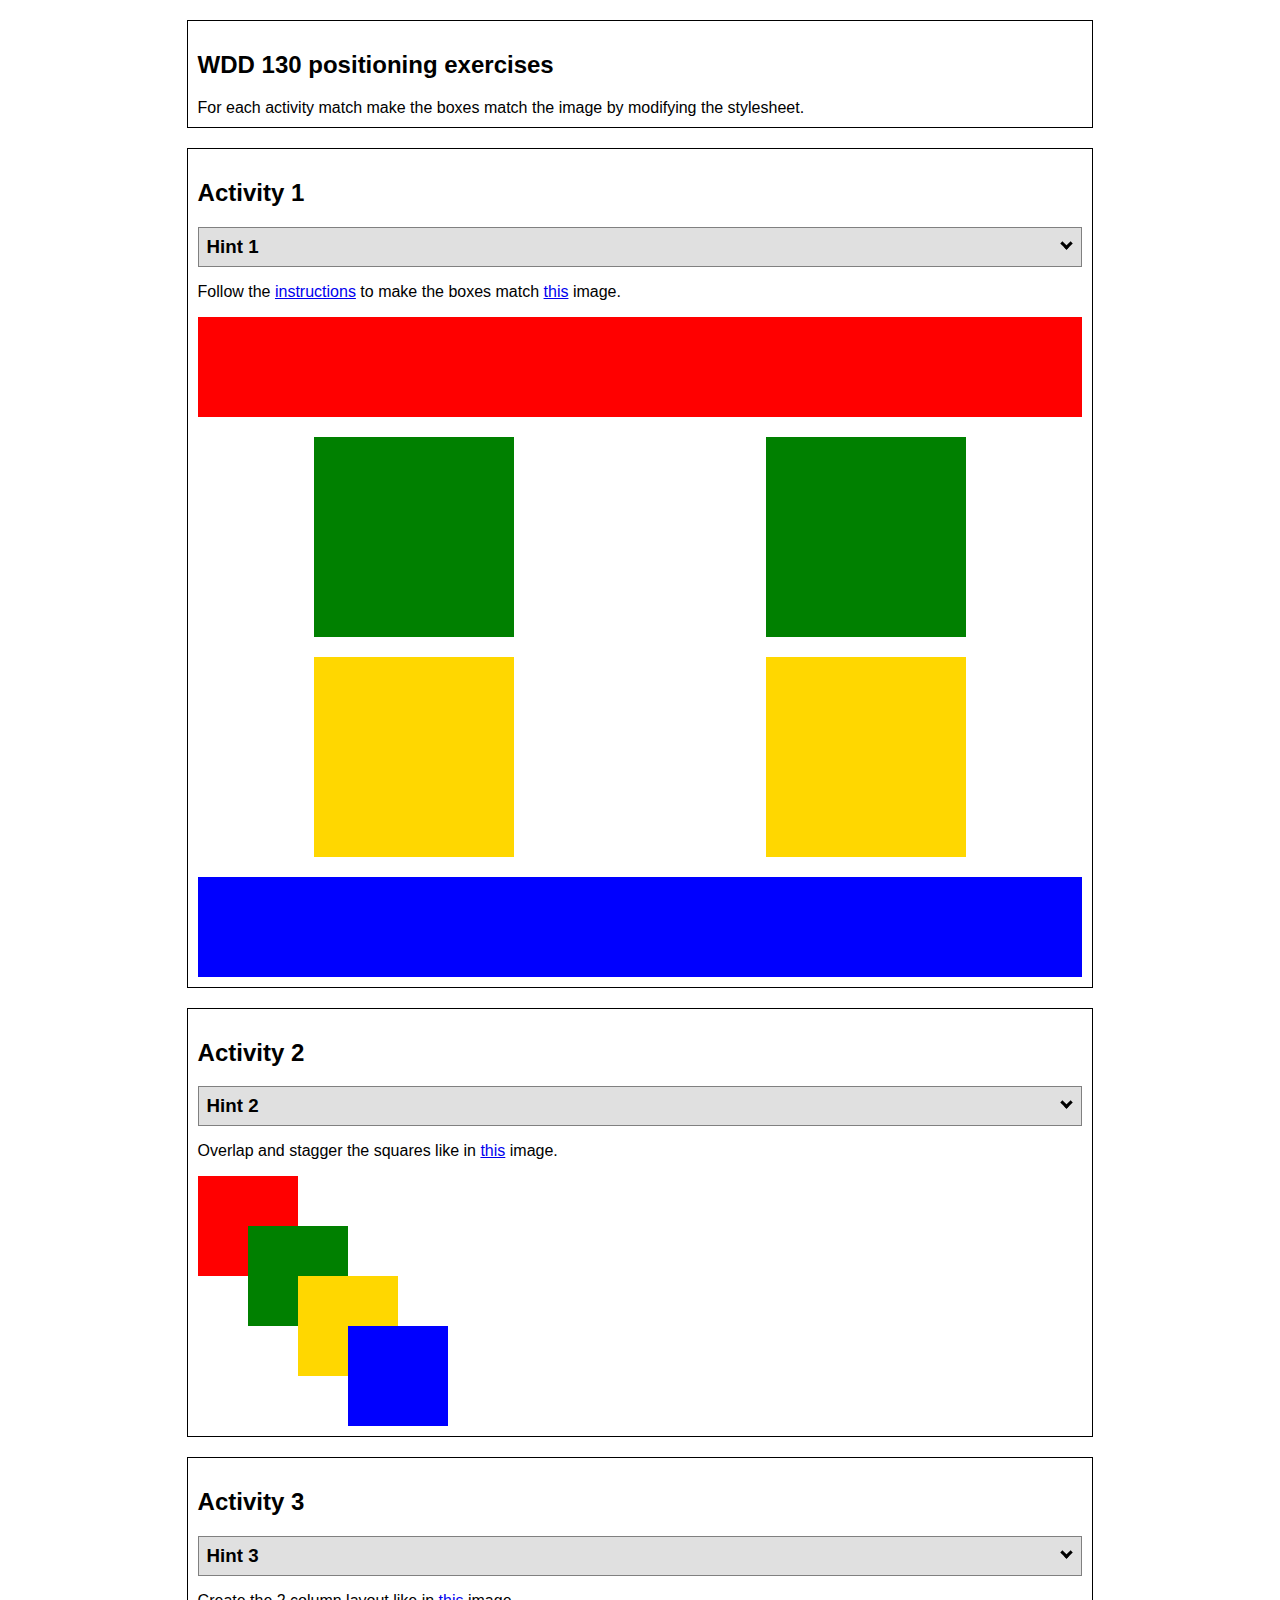
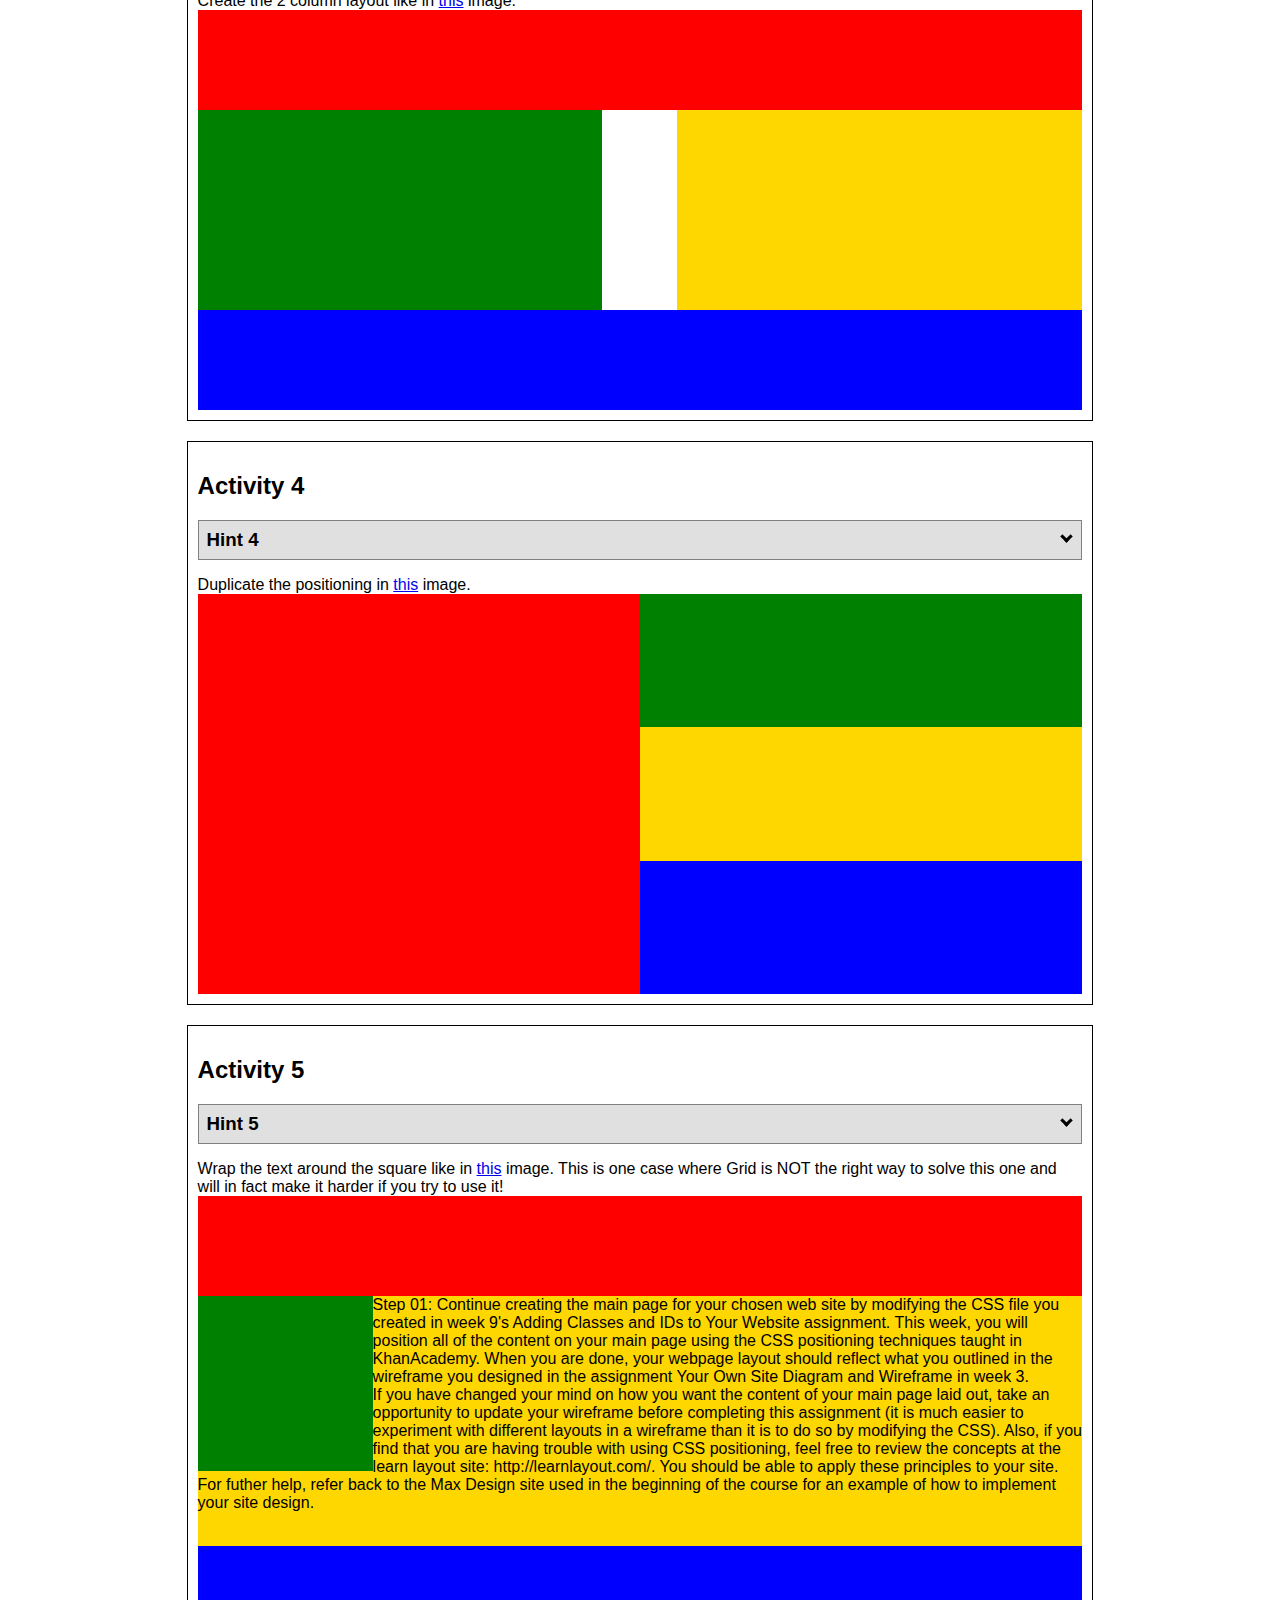
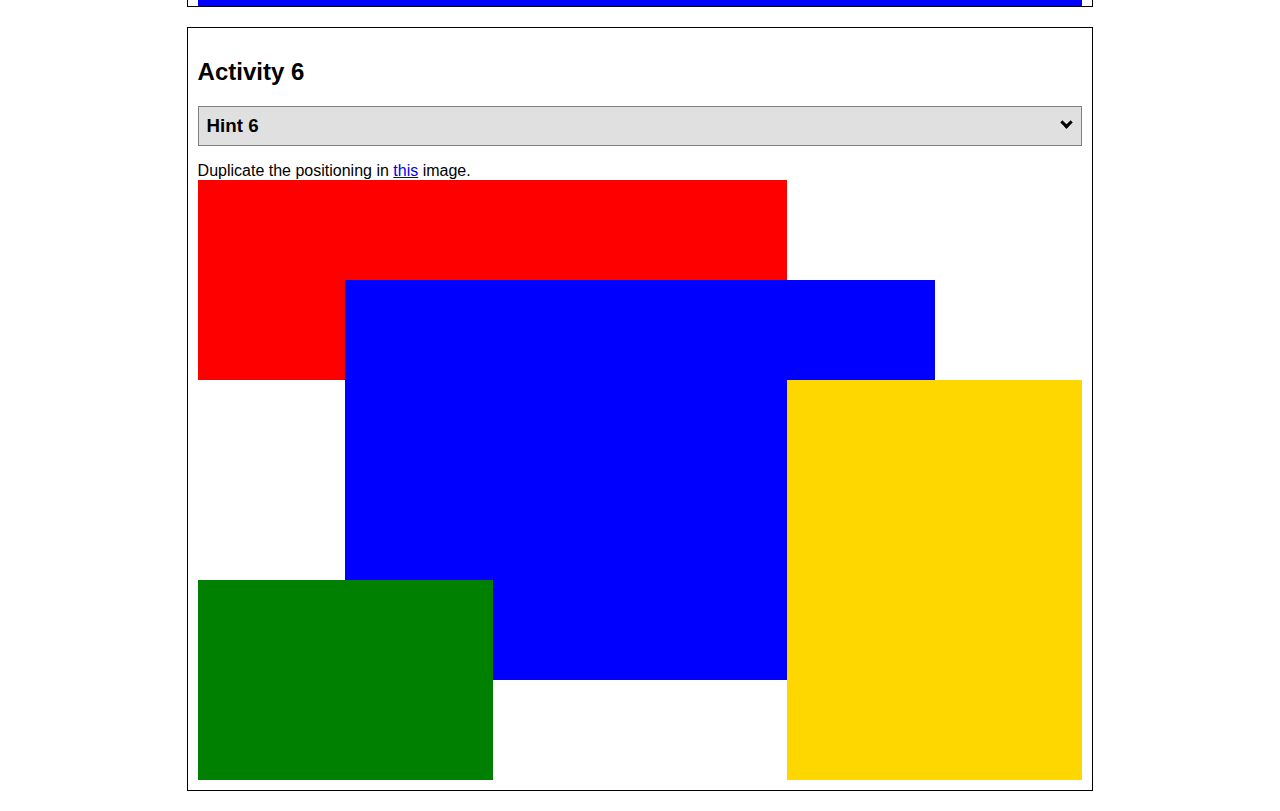
<file: positioning_assignment/positioning.html>
<!DOCTYPE html>
<html lang="en">
  <head>
    <!-- HTML - Name: positioning.html -->
    <title>Positioning Activity</title>
    <link rel="stylesheet" type="text/css" href="positionstyles.css" />
  </head>
  <body>
    <div class="activity">
      <h2>WDD 130 positioning exercises</h2>
      For each activity match make the boxes match the image by modifying the stylesheet.</div>
    <div class="activity">
      <h2>Activity 1</h2>
      <section class="hint"><input type="checkbox" ><i></i> <h3>Hint 1</h3><div><p>Check out the <a href="https://byui-wdd.github.io/wdd130/activities/w06-css-positioning.html" target="_blank">activity instructions</a> in Ilearn!</p></div></section>
      <p>Follow the <a href="https://byui-wdd.github.io/wdd130/activities/w06-css-positioning.html" target="_blank">instructions</a> to make the boxes match  <a href="https://byui-wdd.github.io/wdd130/images/example1.png" target="_blank">this</a> image.</p>
      <div class="content1" >
        <div class="red1" ></div>
        <div class="green1" ></div>
        <div class="green1" ></div>
        <div class="yellow1"></div>
        <div class="yellow1"></div>
        <div class="blue1"></div>
      </div>
    </div>
    <div class="activity">
      <h2>Activity 2</h2>
      <section class="hint"><input type="checkbox" > <h3>Hint 2</h3><i></i><div>
      <ul>
      <li>grid-template-columns: 50px 50px 50px 50px 50px </li></ul></div></section>
      <p>Overlap and stagger the squares like in <a href="https://byui-wdd.github.io/wdd130/images/example2.png" target="_blank">this</a> image.</p>
      <div class="content2" >
        <div class="red2" ></div>
        <div class="green2" ></div>
        <div class="yellow2"></div>
        <div class="blue2"></div>
      </div>
    </div>
    <div class="activity">
      <h2>Activity 3</h2>
      <section class="hint"><input type="checkbox" > <h3>Hint 3</h3><i></i><div><p>This one is going to be best solved with CSS Grid. Remember to make the boxes the right width first...then start moving them around. </p><h4>Properties used:</h4><ul><li>display:grid;</li><li>grid-template-columns:</li><li>grid-column-gap:</li>
        <li>grid-column:</li>  </ul></div></section>
      Create the 2 column layout like in <a href="https://byui-wdd.github.io/wdd130/images/example3.png" target="_blank">this</a>  image.
      <div class="content3" >
        <div class="red3" ></div>
        <div class="green3" ></div>
        <div class="yellow3"></div>
        <div class="blue3"></div>
      </div>
    </div>
    <div class="activity">
      <h2>Activity 4</h2>
      <section class="hint"><input type="checkbox" > <h3>Hint 4</h3><i></i><div><p>For the others we have been primarily concerned with width. For this one you will need to adjust height as well. </p><h4>Properties used:</h4><ul><li>display:grid;</li><li>grid-template-columns:</li><li>grid-row:</li></ul></div></section>
      Duplicate the positioning in <a href="https://byui-wdd.github.io/wdd130/images/example4.png" target="_blank">this</a> image. 
      <div class="content4" >
        <div class="red4" ></div>
        <div class="green4" ></div>
        <div class="yellow4"></div>
        <div class="blue4"></div>
      </div>
    </div>

    <div class="activity">
      <h2>Activity 5</h2>
      <section class="hint"><input type="checkbox" > <h3>Hint 5</h3><i></i><div><p>Grid is <strong>not</strong> the right way to do this.  In fact there is only one way to really do that...and that is with float. Remember that we float the thing we want the text to wrap around.  Also remember to start by making all the shapes the right size and shape.</p><h4>Properties used:</h4><ul><li>float: left;</li></ul></div></section>
      Wrap the text around the square like in <a href="https://byui-wdd.github.io/wdd130/images/example5.png" target="_blank">this</a> image. This is one case where Grid is NOT the right way to solve this one and will in fact make it harder if you try to use it!
      <div class="content5" >
        <div class="red5" ></div>
        <div class="green5" ></div>
        <div class="yellow5">Step 01: Continue creating the main page for your chosen web site by modifying the CSS file you created in week 9's Adding Classes and IDs to Your Website assignment. This week, you will position all of the content on your main page using the CSS positioning techniques taught in KhanAcademy. When you are done, your webpage layout should reflect what you outlined in the wireframe you designed in the assignment Your Own Site Diagram and Wireframe in week 3. <br />
          If you have changed your mind on how you want the content of your main page laid out, take an opportunity to update your wireframe before completing this assignment (it is much easier to experiment with different layouts in a wireframe than it is to do so by modifying the CSS). Also, if you find that you are having trouble with using CSS positioning, feel free to review the concepts at the learn layout site: http://learnlayout.com/. You should be able to apply these principles to your site. For futher help, refer back to the Max Design site used in the beginning of the course for an example of how to implement your site design.</div>
        <div class="blue5"></div>
      </div>
    </div>
    <div class="activity">
      <h2>Activity 6</h2>
      <section class="hint"><input type="checkbox" > <h3>Hint 6</h3><i></i><div><p>This one is all about visualizing the grid behind the layout. If you are having a hard time doing that first: all the sizes are even multiples of 100, and second here is another example with the lines drawn: <a href="https://byui-wdd.github.io/wdd130/images/example6-hint.png" target="_blank">example 6 with lines</a>. For this one you will find it easiest if you use px for the column width. You can also use <kbd>z-index</kbd> to control the element layering.    </p><h4>Properties used:</h4><ul><li>display:grid;</li><li>grid-template-columns:</li><li>grid-column:</li><li>grid-row:</li><li><a href="https://www.w3schools.com/cssref/pr_pos_z-index.asp" target="_blank">z-index:</a></li></ul></div></section>
      Duplicate the positioning in <a href="https://byui-wdd.github.io/wdd130/images/example6.png" target="_blank">this</a> image.
      <div class="content6" >
        <div class="red6" ></div>
        <div class="green6" ></div>
        <div class="yellow6"></div>
        <div class="blue6"></div>
      </div>
    </div>
  </body>
</html>
</file>
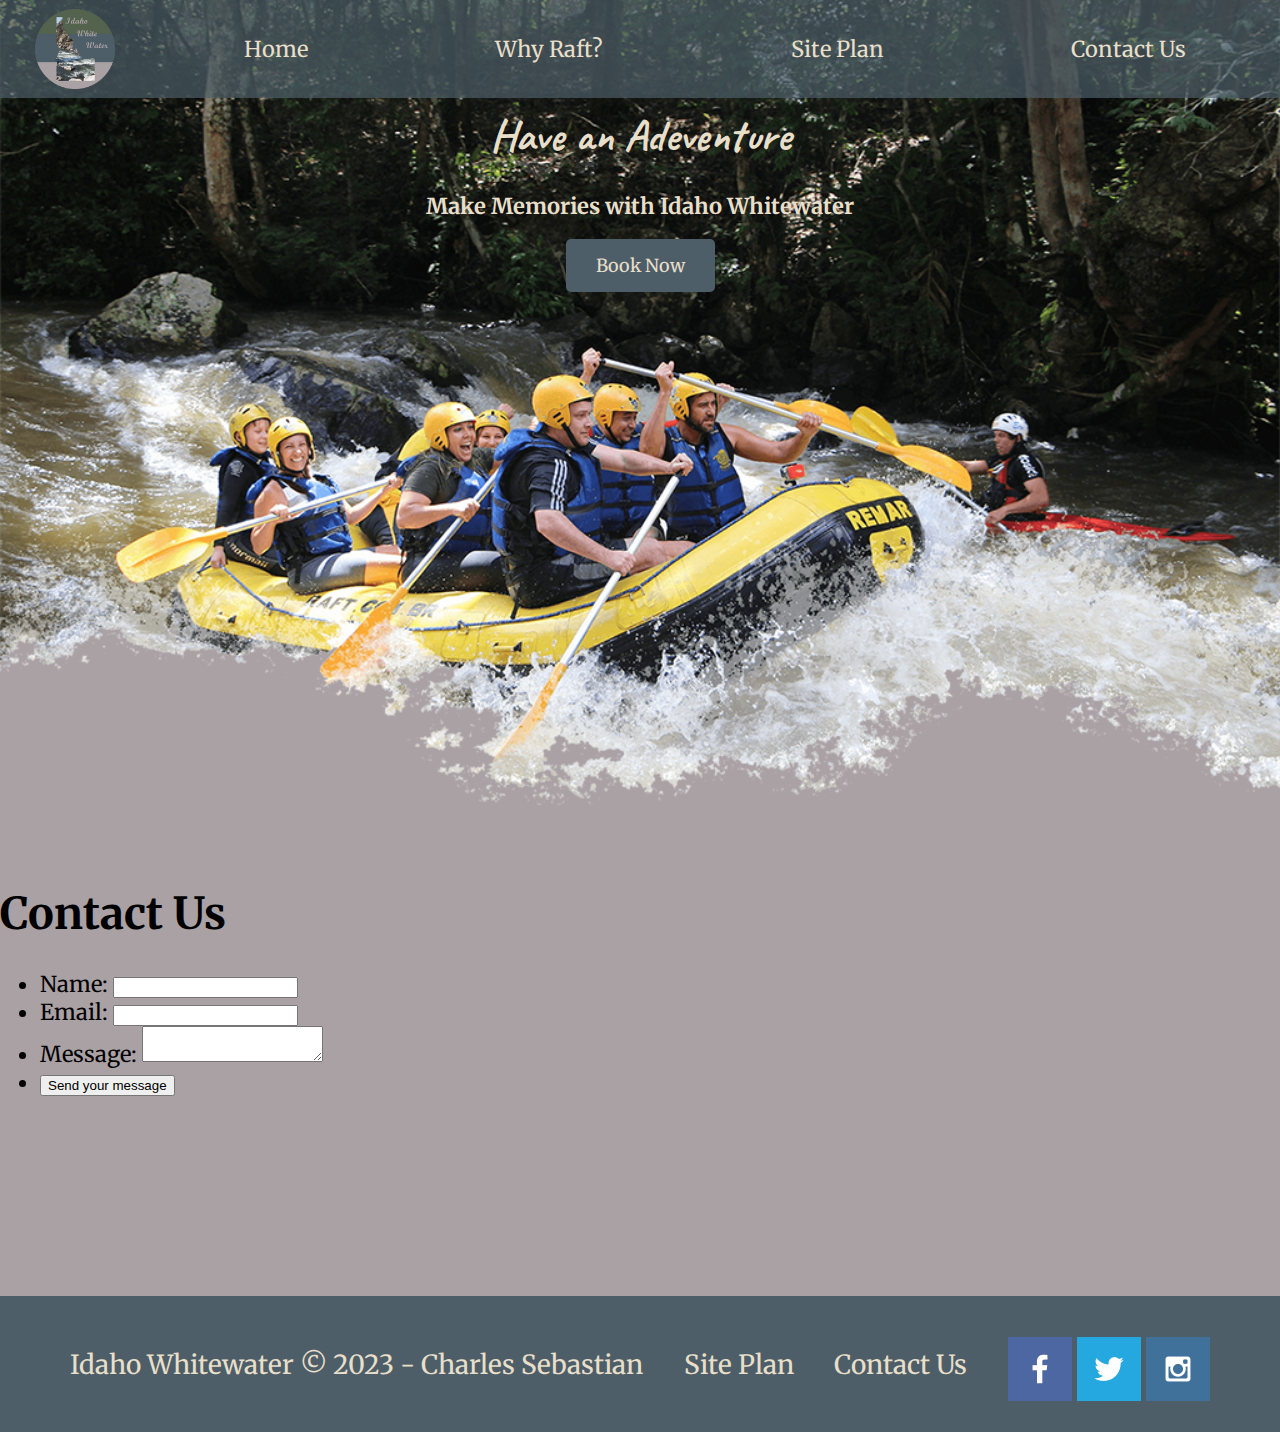
<file: wwr/contactus.html>
<!DOCTYPE html>
<html lang="en">
<head>
    <meta charset="UTF-8">
    <meta name="viewport" content="width=device-width, initial-scale=1.0">
    <title>Whitewater Rafting Vacations | Dry Oar Boating | Contact Us</title>
    <link rel="stylesheet" href="styles/style.css">
</head>
<body>
   <div id="content">
        <header>
            <a id="logo_link" href="kindex.html">
                <img class="logo" src="images/logo_final_text(3).png" alt="Idaho Whitewater">
            </a>
            <nav>
                <a href="index.html">Home</a>
                <a href="why_raft.html">Why Raft?</a>
                <a href="site-plan-rafting.html">Site Plan</a>
                <a href="contactus.html">Contact Us</a>
            </nav>
        </header>
        <div id="hero">
            <div id="hero-box">
                <img id="hero-img" src="placeholder_images/hero.png" alt="People enjoying whitewater rafting">
            </div>
            <section id="hero-msg">
                <h1 class="home-title">Have an Adeventure</h1>
                <h4>Make Memories with Idaho Whitewater</h4>
                <div class='button-box'>
                    <a class='book' href="contactus.html">Book Now</a>
                </div>
            </section>
        </div>
        <main class="contact-us">
            <h1>Contact Us</h1>
            <div id="feedback"></div>
            <form action="/contact-us-response" method="post">
                <ul>
                    <li>
                    <label for="name">Name:</label>
                    <input type="text" id="name" name="user_name" />
                    </li>
                    <li>
                    <label for="mail">Email:</label>
                    <input type="email" id="mail" name="user_email" />
                    </li>
                    <li>
                    <label for="msg">Message:</label>
                    <textarea id="msg" name="user_message"></textarea>
                    </li>
                    <li class="button">
                        <button type="submit">Send your message</button>
                    </li>
                </ul>
            </form>
        </main>
        <script>
            // get the feedback div element so we can do something with it.
            const feedbackElement = document.getElementById('feedback');
            // get the form so we can read what was entered in it.
            const formElement = document.forms[0];
            // add a 'listener' to wait for a submission of our form. When that happens run the code below.
            formElement.addEventListener('submit', function(e) {
                // stop the form from doing the default action.
                e.preventDefault();
                // set the contents of our feedback element to a message letting the user know the form was submitted successfully. Notice that we pull the name that was entered in the form to personalize the message!
                feedbackElement.innerHTML = 'Hello '+ formElement.user_name.value +'! Thank you for your message. We will get back with you as soon as possible!';
                // make the feedback element visible.
                feedbackElement.style.display = "block";
                // add a class to move everything down so our message doesn't cover it.
                document.body.classList.toggle('moveDown');
            });
        </script>
        <footer>
            <p>Idaho Whitewater &copy; 2023 - Charles Sebastian</p>
            <p><a href="site-plan-rafting.html">Site Plan</a></p>
            <p><a href="contactus.html">Contact Us</a></p>
            <div class="social">
                <a href="https://facebook.com" target="_blank">
                    <img src="placeholder_images/facebook.png" alt="Fb icon">
                </a>
                <a href="https://twitter.com" target="_blank">
                    <img src="placeholder_images/twitter.png" alt="Twitter icon">
                </a>
                <a href="https://instagram.com" target="_blank">
                    <img src="placeholder_images/instagram.png" alt="Instagram icon">
                </a>
            </div>
        </footer>
    </div>
</body>
</html>
</file>
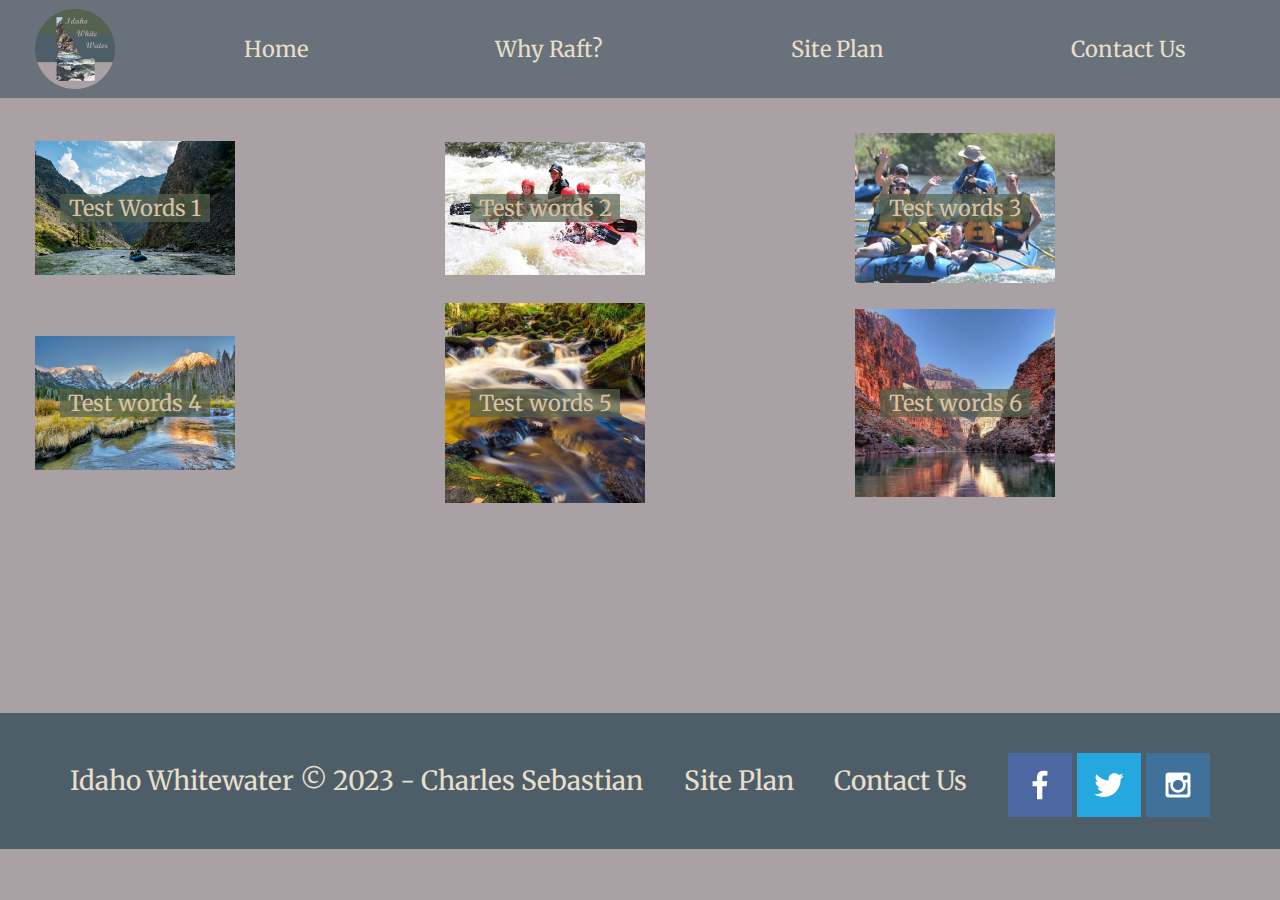
<file: wwr/why_raft.html>
<!DOCTYPE html>
<html lang="en">
<head>
    <meta charset="UTF-8">
    <meta name="viewport" content="width=device-width, initial-scale=1.0">
    <title>Whitewater Rafting Vacations | Dry Oar Boating | Why Raft?</title>
    <link rel="stylesheet" href="styles/style.css">
</head>
<body>
   <div id="content">
        <header>
            <a id="logo_link" href="kindex.html">
                <img class="logo" src="images/logo_final_text(3).png" alt="Idaho Whitewater">
            </a>
            <nav>
                <a href="index.html">Home</a>
                <a href="why_raft.html">Why Raft?</a>
                <a href="site-plan-rafting.html">Site Plan</a>
                <a href="contactus.html">Contact Us</a>
            </nav>
        </header>
        <div class="page2content">
            <img class="image1" src="images/Idaho-River-Rafting-scaled.webp" alt="Nature">
            <img class="image2" src="images/Group-of-friends-having-fun-Pigeon-River-white-water-rafting.jpg" alt="Group activity">
            <img class="image3" src="images/19250827_1608703785841048_340134274482435855_o.avif" alt="Fun">
            <img class="image4" src="images/Idaho-mountains.jpg" alt="Explore">
            <img class="image5" src="placeholder_images/DesolationCanyon.jpg" alt="">
            <img class="image6" src="placeholder_images/GrandCanyon1.jpg" alt="">
            <p class="content1">Test Words 1</p>
            <p class="content2">Test words 2</p>
            <p class="content3">Test words 3</p>
            <p class="content4">Test words 4</p>
            <p class="content5">Test words 5</p>
            <p class="content6">Test words 6</p>
        </div>
        <footer>
            <p>Idaho Whitewater &copy; 2023 - Charles Sebastian</p>
            <p><a href="site-plan-rafting.html">Site Plan</a></p>
            <p><a href="contactus.html">Contact Us</a></p>
            <div class="social">
                <a href="https://facebook.com" target="_blank">
                    <img src="placeholder_images/facebook.png" alt="Fb icon">
                </a>
                <a href="https://twitter.com" target="_blank">
                    <img src="placeholder_images/twitter.png" alt="Twitter icon">
                </a>
                <a href="https://instagram.com" target="_blank">
                    <img src="placeholder_images/instagram.png" alt="Instagram icon">
                </a>
            </div>
        </footer>
    </div>
</body>
</html>
</file>
<file: personal-site/style/style.css>
header {
  display: grid;
  grid-template-columns: 150px auto;
  background-color: rgba(83, 103, 141, .7);
}

.logo {
  width: 80px;
}

#logo_link {
  padding-top: 5px;
  justify-self: center;
  align-self: center;
}

nav {
  display: flex;
  justify-content: space-around;
}

nav a {
  text-align: center;
  color: white;
  text-decoration: none;
  padding: 35px;
}

nav a:hover {
  color: #841715;
}

.cover{
  display: grid;
  grid-template-columns: 1fr;
  margin-top: -100px;
}

.cover_img {
  width: 1425px;
  z-index: -1;
}

.description{
  margin: 30px;
}

body {
  background-color: #07112d;
  color: white;
  font-family: Roboto Condensed, Helvetica, sans-serif;
  font-size: 22px;
  margin: 0;
  padding: 0;
  align-items: center;
  justify-content: center;
}

main{
  margin: 30px;
}

.book{
  display: grid;
  grid-template-columns: 310px 1fr;
  grid-template-rows: 500px;
  column-gap: 20px;
  align-items: center;
  background-color: #53678d;
  padding: 20px;
  border-radius: 10px;
}

.books_images {
  width: 310px;
  padding: 10px;
  border-radius: 5px;
  background-color: #841715;
}

.book_summary {
  padding: 10px;
}

* {box-sizing:border-box}

/* Slideshow container */
.books_slideshow {
  max-width: 1500px;
  position: relative;
  margin: 0;
}

/* Hide the images by default */
.book_slide {
  display: none;
}


/* Caption text */
.text {
  color: #f2f2f2;
  font-size: 15px;
  padding: 8px 12px;
  bottom: 8px;
  width: 100%;
  text-align: center;
}

/* Number text (1/3 etc) */
.numbertext {
  color: #f2f2f2;
  font-size: 18px;
  font-weight: bold;
  padding: 6px 12px;
  position: absolute;
  top: -1;
}

/* The dots/bullets/indicators */
.dot {
  cursor: pointer;
  height: 15px;
  width: 15px;
  margin: 0 2px;
  background-color: #bbb;
  border-radius: 50%;
  display: inline-block;
  transition: background-color 0.6s ease;
}

.active, .dot:hover {
  background-color: #717171;
}

/* Fading animation */
.fade {
  animation-name: fade;
  animation-duration: 1.5s;
}

@keyframes fade {
  from {opacity: .4}
  to {opacity: 1}
}

.novellas{
  background-color: #53678d;
  border-radius: 10px;
  margin: 30px;
}

.novellas_images{
  width: 310px;
  padding: 10px;
  border-radius: 5px;
  background-color: #841715;
}

.mistborn{
  display: grid;
  grid-template-columns: 300px 300px 300px 300px;
  grid-template-rows: 500px 500px;
  column-gap: 50px;
  row-gap: 30px;
  align-items: center;
  justify-content: center;
}

.mistborn img{
  height: 500px;
  padding: 5px;
  border-radius: 5px;
  background-color: #841715;
}

.white_sand{
  display: grid;
  grid-template-columns: 300px 300px 300px;
  grid-template-rows: 500px;
  column-gap: 50px;
  row-gap: 30px;
  align-items: center;
  justify-content: center;
}

.white_sand img{
  height: 500px;
  padding: 5px;
  border-radius: 5px;
  background-color: #841715;
}

.stand_alones{
  display: grid;
  grid-template-columns: 300px 300px;
  grid-template-rows: 500px;
  column-gap: 50px;
  row-gap: 30px;
  align-items: center;
  justify-content: center;
}

.stand_alones img{
  height: 500px;
  padding: 5px;
  border-radius: 5px;
  background-color: #841715;
}

.cosmere_novellas{
  display: grid;
  grid-template-columns: 300px 300px;
  grid-template-rows: 500px;
  column-gap: 50px;
  row-gap: 30px;
  align-items: center;
  justify-content: center;
}

.cosmere_novellas img{
  height: 500px;
  padding: 5px;
  border-radius: 5px;
  background-color: #841715;
}

.brandon_sanderson{
  display: grid;
  grid-template-columns: 605px 1fr;
}

.bio_1{
  grid-column: 1/3;
  margin: 0;
}

.brandon_sanderson img{
  margin: 0;
  width: auto;
}

.bio_2{
  margin: 0;
}

.bio_3{
  grid-column: 1/3;
  margin: 0;
}

.websites{
  display: grid;
  grid-template-columns: 1fr;
  row-gap: 50px;
  justify-items: center;
  margin-top: 100px;
}

.websites img{  
  max-height: 200px;
}

.citation{
  margin-top: 100px;
  font-size: 11px;
}

footer {
  background-color: #53678d;
  display: grid;
  grid-template-columns: 1fr 1fr 1fr;
  justify-content: center;
  align-content: center;
  text-align: center;
}

footer a {
  color: white;
  text-decoration: none;
  align-self: center;
}

footer a:hover {
  color: #841715;
}

.social {
  align-self: center;
  display: grid;
  grid-template-columns: 75px 75px 75px;
  column-gap: 35px;
  justify-content: center;
}

.social img{
  width: 75px;
}

.site_plan {
  font-size: 10px;
}
</file>
<file: wwr/styles/style.css>
@import url('https://fonts.googleapis.com/css2?family=Caveat:wght@500&family=Merriweather:wght@300&display=swap');

body {
    background-color: #aaa1a5;
    font-family: Merriweather, Helvetica, sans-serif;
    font-size: 22px;
    margin: 0;
    padding: 0;
}

#logo_link {
    padding-top: 5px;
}

h2 {
    margin: 0;
}

#content {
    max-width: 1600px;
    margin: 0 auto;
}

header {
    display: grid;
    grid-template-columns: 150px auto;
    background-color: rgba(77, 94, 104, .7);
}

.logo {
    width: 80px;
}

#logo_link {
    padding-top: 5px;
    justify-self: center;
    align-self: center;
}

nav {
    display: flex;
    justify-content: space-around;
}

nav a {
    text-align: center;
    color: #E8DFCA;
    text-decoration: none;
    padding: 35px;
}

nav a:hover {
    background-color: #E8DFCA;
    color: #54634D;
}

.home-grid {
    display: grid;
    grid-template-columns: 1fr 1fr 1fr 1fr 1fr 1fr 1fr 1fr 1fr 1fr;
}

#hero {
    display: grid;
    grid-template-columns: 1fr 3fr 1fr;
    margin-top: -100px;
}

#hero-box {
    grid-column: 1/4;
    grid-row: 1/3;
    z-index: -1;
}

#hero-img {
    width: 100%;
}

#hero-msg {
    grid-column: 2/3;
    grid-row: 1/2;
    margin-top: 100px;
}

#hero-msg h1, #hero-msg h4 {
    text-align: center;
}

.home-title {
    color: #E8DFCA;
    font-family: Caveat;
    font-size: 2em;
    margin-top: 10px;
}

#hero-msg h4 {
    color: #E8DFCA;
}

.book, .join {
    color: #E8DFCA;
    background-color: #4D5E68;
    text-decoration: none;
    font-size: 18px;
    padding: 15px 30px;
    margin-top: 50px;
    border-radius: 5px;
}

.button-box {
    text-align: center;
}


.book:hover, .join:hover {
    background-color: #54634D;
    color: #E8DFCA;
    text-decoration: none;
}

main section {
    text-align: center;
}

main section img {
    box-sizing: border-box;
}

.card-img, .mountains {
    width: 100%;
}

.river-card {
    margin: 200px 0;
    grid-column: 2/4;
    grid-row: 2/3;
}

.camping-card {
    margin: 200px 0;
    grid-column: 5/7;
    grid-row: 2/3;
}

.rapids-card {
    margin: 200px 0;
    grid-column: 8/10;
    grid-row: 2/3;
}

.card-img {
    border: 10px solid #d9c2a3;
    transition: transform .5s;
    box-shadow: 5px 5px 10px #6f7364;
}

.card-img:hover {
    opacity: .6;
    transform: scale(1.1);
}

.icon {
    width: 80px;
    padding-top: 10px;
}

.msg {
    background-color: #4D5E68;
    line-height: 1.5em;
    padding: 35px;
    grid-column: 6/10;
    grid-row: 6/7;
    box-shadow: 5px 5px 10px #6f7364;
}

.msg h2 {
    color: #E8DFCA;
    font-family: Caveat;
}

.msg p {
    color: #E8DFCA;
    font-size: .8em;
    padding-bottom: 15px;
}

#background {
    height: 725px;
    grid-column: 1/11;
    grid-row: 4/9;
}

.mountains {
    margin: 100px 0px;
    grid-column: 2/7;
    grid-row: 5/8;
    box-shadow: 5px 5px 10px #6f7364;
}

.page2content{
    display: grid;
    grid-template-columns: 1fr 1fr 1fr;
    color: #d9c2a3;
    margin: 25px;
    align-items: center;
    justify-content: center;
    text-align: center;
}

.image1{
    width: 200px;
    grid-column: 1/2;
    grid-row: 1/2;
    z-index: 1;
    padding: 10px;
}

.image2{
    width: 200px;
    grid-column: 2/3;
    grid-row: 1/2;
    z-index: 1;
    padding: 10px;
}

.image3{
    width: 200px;
    grid-column: 3/4;
    grid-row: 1/2;
    z-index: 1;
    padding: 10px;
}

.image4{
    width: 200px;
    grid-column: 1/2;
    grid-row: 2/3;
    z-index: 1;
    padding: 10px;
}

.image5{
    width: 200px;
    grid-column: 2/3;
    grid-row: 2/3;
    z-index: 1;
    padding: 10px;
}

.image6{
    width: 200px;
    grid-column: 3/4;
    grid-row: 2/3;
    z-index: 1;
    padding: 10px;
}

.content1{
    grid-column: 1/2;
    grid-row: 1/2;
    z-index: 2;
    background-color: rgba(84, 99, 77, .7);
    margin: 35px;
    width: 150px;
}

.content2{
    grid-column: 2/3;
    grid-row: 1/2;
    z-index: 2;
    background-color: rgba(84, 99, 77, .7);
    margin: 35px;
    width: 150px;
}

.content3{
    grid-column: 3/4;
    grid-row: 1/2;
    z-index: 2;
    background-color: rgba(84, 99, 77, .7);
    margin: 35px;
    width: 150px;
}

.content4{
    grid-column: 1/2;
    grid-row: 2/3;
    z-index: 2;
    background-color: rgba(84, 99, 77, .7);
    margin: 35px;
    width: 150px;
}

.content5{
    grid-column: 2/3;
    grid-row: 2/3;
    z-index: 2;
    background-color: rgba(84, 99, 77, .7);
    margin: 35px;
    width: 150px;
}

.content6{
    grid-column: 3/4;
    grid-row: 2/3;
    z-index: 2;
    background-color: rgba(84, 99, 77, .7);
    margin: 35px;
    width: 150px;
}

footer {
    background-color: #4D5E68;
    color: #E8DFCA;
    padding: 25px 50px;
    margin-top: 200px; 
    display: flex;
    justify-content: space-around;
    align-items: center;
}

footer a {
    color: #E8DFCA;
    text-decoration: none;
}

footer a:hover {
    background-color: #54634D;
    color: #E8DFCA;
}

footer p {
    font-size: 1.2em;
}

footer .social img {
    padding-top: 15px;
}

@media screen and (max-width: 900px) {
    #hero, .home-grid {
        display: block;
        height: auto;
    }
    nav, footer {
        flex-direction: column;
    }
    nav a {
        display: block;
        padding: 15px;
    }
    #hero {
        margin-top: 0;
    }
    #hero-msg {
        margin-top: 0;
    }
    #hero-msg h4 {
        display: none;
    }
    .home-title {
        font-size: 25px;
        color: #6f7364;
    }
    .river-card, .camping-card, .rapids-card { 
        margin: 50px auto;
        width: 60%;
    }
    #background {
        display: none;
    }
    .mountains, .msg {
        width: 80%;
        display: block;
        margin: 0 auto;
    }
    footer {
        margin-top: 25px;
    }
}
</file>
<file: personal-site/style/site-plan.css>
/* if you are using any Google fonts change the font names below to your fonts. 
Any spaces in your font name should be replaced with a +. 
Fonts are separated by a | */
@import url('https://fonts.googleapis.com/css2?family=Agbalumo&family=Roboto+Condensed&display=swap');

:root {
  /* change the values below to your colors from your palette */
  --primary-color: #07112d   ;
  --secondary-color: #53678d ;
  --accent1-color: #841715;
  --accent2-color: white;

  /* change the values below to your chosen font(s) */
  --heading-font: "Agbalumo";
  --paragraph-font: Roboto Condensed, Helvetica, sans-serif;

  /* these colors below should be chosen from among your palette colors above */
  --headline-color-on-white: #07112d;  /* headlines on a white background */ 
  --headline-color-on-color: #53678d; /* headlines on a colored background */ 
  --paragraph-color-on-white: #841715; /* paragraph text on a white background */ 
  --paragraph-color-on-color: white; /* paragraph text on a colored background */ 
  --paragraph-background-color: #53678d;
  --nav-link-color: #841715;
  --nav-background-color: #53678d;
  --nav-hover-link-color: white;
  --nav-hover-background-color: #841715;
}

.home-images, img{
  display: grid;
  width: 300px;
  grid-template-columns: 1fr 1fr 1fr;
  align-items: center;
  padding: 20px;
}

.page-2-images, img{
  display: grid;
  width: 300px;
  grid-template-columns: 1fr 1fr 1fr;
  align-items: center;
  padding: 20px;
}
/*  Look around below...but DON'T CHANGE ANYTHING! */

body {
  max-width: 1200px;
  margin: 0 auto;
  padding: 4em;
  font-size: 18px;
  text-align: center;
}
img {
  display: block;
  margin: 0 auto;
}
h1, h2, h3, h4, h5, h6 {
  font-family: var(--heading-font);
  color: var(--headline-color-on-white);
}
h2 {
  text-align: center;
}
hr {
  height: 3px;
  margin: 35px 0;
  background: var(--accent1-color);
}
header {
  padding: 1em;
  text-align: center;
  color: var(--headline-color-on-color);
  background-color: var(--paragraph-background-color);
}
header > h1, header > h2 {
  color: var(--headline-color-on-color);
}

p {
  font-family: var(--paragraph-font);
  color: var(--paragraph-color-on-white);
  padding: 1em;
}
.colors {
  width: 100%;
  min-width: 350px;
  margin: 30px auto;
  text-align: center;
}
.colors th {
  background-color: #999;
}
.colors td{
  width: 25%;
  height: 3em;
}

.primary {
  background-color: var(--primary-color);
}
.secondary {
  background-color: var(--secondary-color);
}
.accent1 {
  background-color: var(--accent1-color);
}
.accent2{
  background-color: var(--accent2-color);
}

p.colored {
  background-color: var(--paragraph-background-color);
  color: var(--paragraph-color-on-color);
}

nav {
  background-color: var(--nav-background-color);
  line-height: 3em;
  text-align: center;
  font-size: 1.2em;
}
nav  {
  list-style-type: none;
  display: flex;

}
nav a {
  padding:1em;
  min-width: 120px;
  text-decoration: none;
  padding: 10px;

}
nav a:link, nav a:visited {
  color: var(--nav-link-color);
}
nav a:hover {
  color: var(--nav-hover-link-color);
  background-color: var(--nav-hover-background-color);
}

.sitemap {
  display: grid;
  justify-content: center;

  grid-template-columns: repeat(6, 15%);
  grid-template-rows: 3em 1.5em 1.5em 3em;
  grid-template-areas: ". . home home . ."
    ". . . top . ."
    ". left left right right ."
    "page2 page2 . . page3 page3";
}
.sitemap > div {

  text-align: center;

}
.sm-home {
  grid-area: home;
  background-color: #ccc;
  line-height: 3em;
}
.sm-page2 {
  grid-area: page2;
  background-color: #ccc;
  line-height: 3em;
}
.sm-page3 {
  grid-area: page3;
  background-color: #ccc;
  line-height: 3em;
}

.top {
  grid-area: top;
  border-left: 1px solid;
}

.left {
  grid-area: left;
  border-top: 1px solid;
  border-left: 1px solid;
}

.right {
  grid-area: right;
  border-top: 1px solid;
  border-right: 1px solid;
}
</file>
<file: positioning_assignment/positionstyles.css>
/* CSS - Name: "positionstyles.css" */
/* Activity 1 styles */
.content1 {
  /* This is the parent of the activity 1 boxes. */
  display: grid;
  grid-template-columns: 1fr 1fr;
  justify-items: center;
  gap: 20px;
}
.red1 { 
  width: 100%; 
  height: 100px; 
  background-color: red;
  grid-column: 1/3;
} 
.green1 {
  width: 200px; 
  height: 200px; 
  background-color: green; 
} 
.yellow1 {
  width: 200px; 
  height: 200px; 
  background-color: gold; 
} 
.blue1 {
  width: 100%; 
  height: 100px; 
  background-color: blue; 
  grid-column: 1/3;
} 
/* Activity 2 styles */ 
.content2 {
  /* This is the parent of the activity 2 boxes. */
  display: grid;
  grid-template-columns: 50px 50px 50px 50px;
}
.red2 {
  width: 100px; 
  height: 100px; 
  background-color: red; 
} 
.green2 { 
  width: 100px; 
  height: 100px; 
  background-color: green;
  margin-top: 50px; 
} 
.yellow2 {
  width: 100px; 
  height: 100px; 
  background-color: gold;
  margin-top: 100px; 
} 
.blue2 {
  width: 100px; 
  height: 100px; 
  background-color: blue;
  margin-top: 150px; 
} 
/* Activity 3 styles */ 
.content3 {
  /* This is the parent of the activity 3 boxes. */
display: grid;
grid-template-columns: 1fr 1fr;
column-gap: 75px;
}
.red3 {
  width: 100%; 
  height: 100px; 
  background-color: red;
  grid-column: 1/3; 
} 
.green3 {
  width: 100%; 
  height: 200px; 
  background-color: green;
} 
.yellow3 {
  width: 100%; 
  height: 200px; 
  background-color: gold;
} 
.blue3 {
  width: 100%;
  height: 100px; 
  background-color: blue;
  grid-column: 1/3
  ; 
} 
/* Activity 4 styles */ 
.content4 {
  /* This is the parent of the activity 4 boxes. */
  height: 400px;
  display: grid;
  grid-template-columns: 1fr 1fr;
}
.red4 {
  width: 100%; 
  height: 100%; 
  background-color: red;
  grid-row: 1/4; 
} 
.green4 {
  width: 100%; 
  height: 100%; 
  background-color: green; 
} 
.yellow4 {
  width: 100%; 
  height: 100%; 
  background-color: gold; 
} 
.blue4 {
  width: 100%; 
  height: 100%; 
  background-color: blue; 
} 
/* Activity 5 styles */ 
.content5 {
  /* This is the parent of the activity 5 boxes. */
  height: 400px;
}
.red5 { 
  width: 100%; 
  height: 100px; 
  background-color: red; 
} 
.green5 { 
  width: 175px; 
  height: 175px; 
  background-color: green;
  float: left; 

} 
.yellow5 {
  width: 100%; 
  height: 250px; 
  background-color: gold; 

} 
.blue5 {
  width: 100%; 
  height: 100px; 
  background-color: blue; 
} 
/* Activity 6 styles */ 
.content6 {
  /* This is the parent of the activity 6 boxes. */
  display: grid;
  grid-template-columns: 1fr 1fr 1fr 1fr 1fr 1fr;
  grid-template-rows: 1fr 1fr 1fr 1fr 1fr 1fr;
}
.red6 {
  width: 100%; 
  height: 200px; 
  background-color: red;
  grid-column: 1/5;
  grid-row: 1/3;
  z-index: 1; 
} 
.green6 {
  width: 100%; 
  height: 100%; 
  background-color: green;
  grid-column: 1/3;
  grid-row: 5/7;
  z-index: 3; 
} 
.yellow6 {
  width: 100%; 
  height: 100%; 
  background-color: gold;
  grid-column: 5/7;
  grid-row: 3/7;
  z-index: 3; 
} 
.blue6 {
  width: 100%; 
  height: 100%; 
  background-color: blue;
  grid-column: 2/6;
  grid-row: 2/6;
  z-index: 2; 
} 


/* Do not make any changes below here */
.activity {
  width: 70%; 
  margin: 20px auto; 
  font-family: Arial, sans-serif; 
  border: 1px solid black; 
  padding: 10px; 
  clear:both; 
  overflow: auto;
} 

.hint {
  border: 1px solid grey;
  background: #e0e0e0;
  padding: .5em;
  position: relative;
  margin: 1em 0;
}
.hint h3 {
  margin: 0;
}
.hint:hover {
  background: #d0d0d0;
}
.hint > div {
  display: none;
}

.hint input[type=checkbox] {
  position: absolute;
  width: 100%;
  height: 100%;
  opacity: 0;
  z-index: 1;
  cursor: pointer;
}

.hint input[type=checkbox]:checked ~ div {
  display: block;
}

.hint i {
  position: absolute;
  transform: translate(-6px, 0);
  margin-top: 16px;
  right: 10px;
  top: -3px;
}
.hint i:before, .hint i:after {
  content: "";
  position: absolute;
  background-color: black;
  width: 3px;
  height: 9px;
}
.hint i:before {
  transform: translate(2px, 0) rotate(45deg);
}
.hint i:after {
  transform: translate(-2px, 0) rotate(-45deg);
}

.hint input[type=checkbox]:checked ~ i:before {
  transform: translate(-2px, 0) rotate(45deg);
}
.hint input[type=checkbox]:checked ~ i:after {
  transform: translate(2px, 0) rotate(-45deg);
}
.hint a {
  position: relative;
  z-index: 1;
}
</file>
